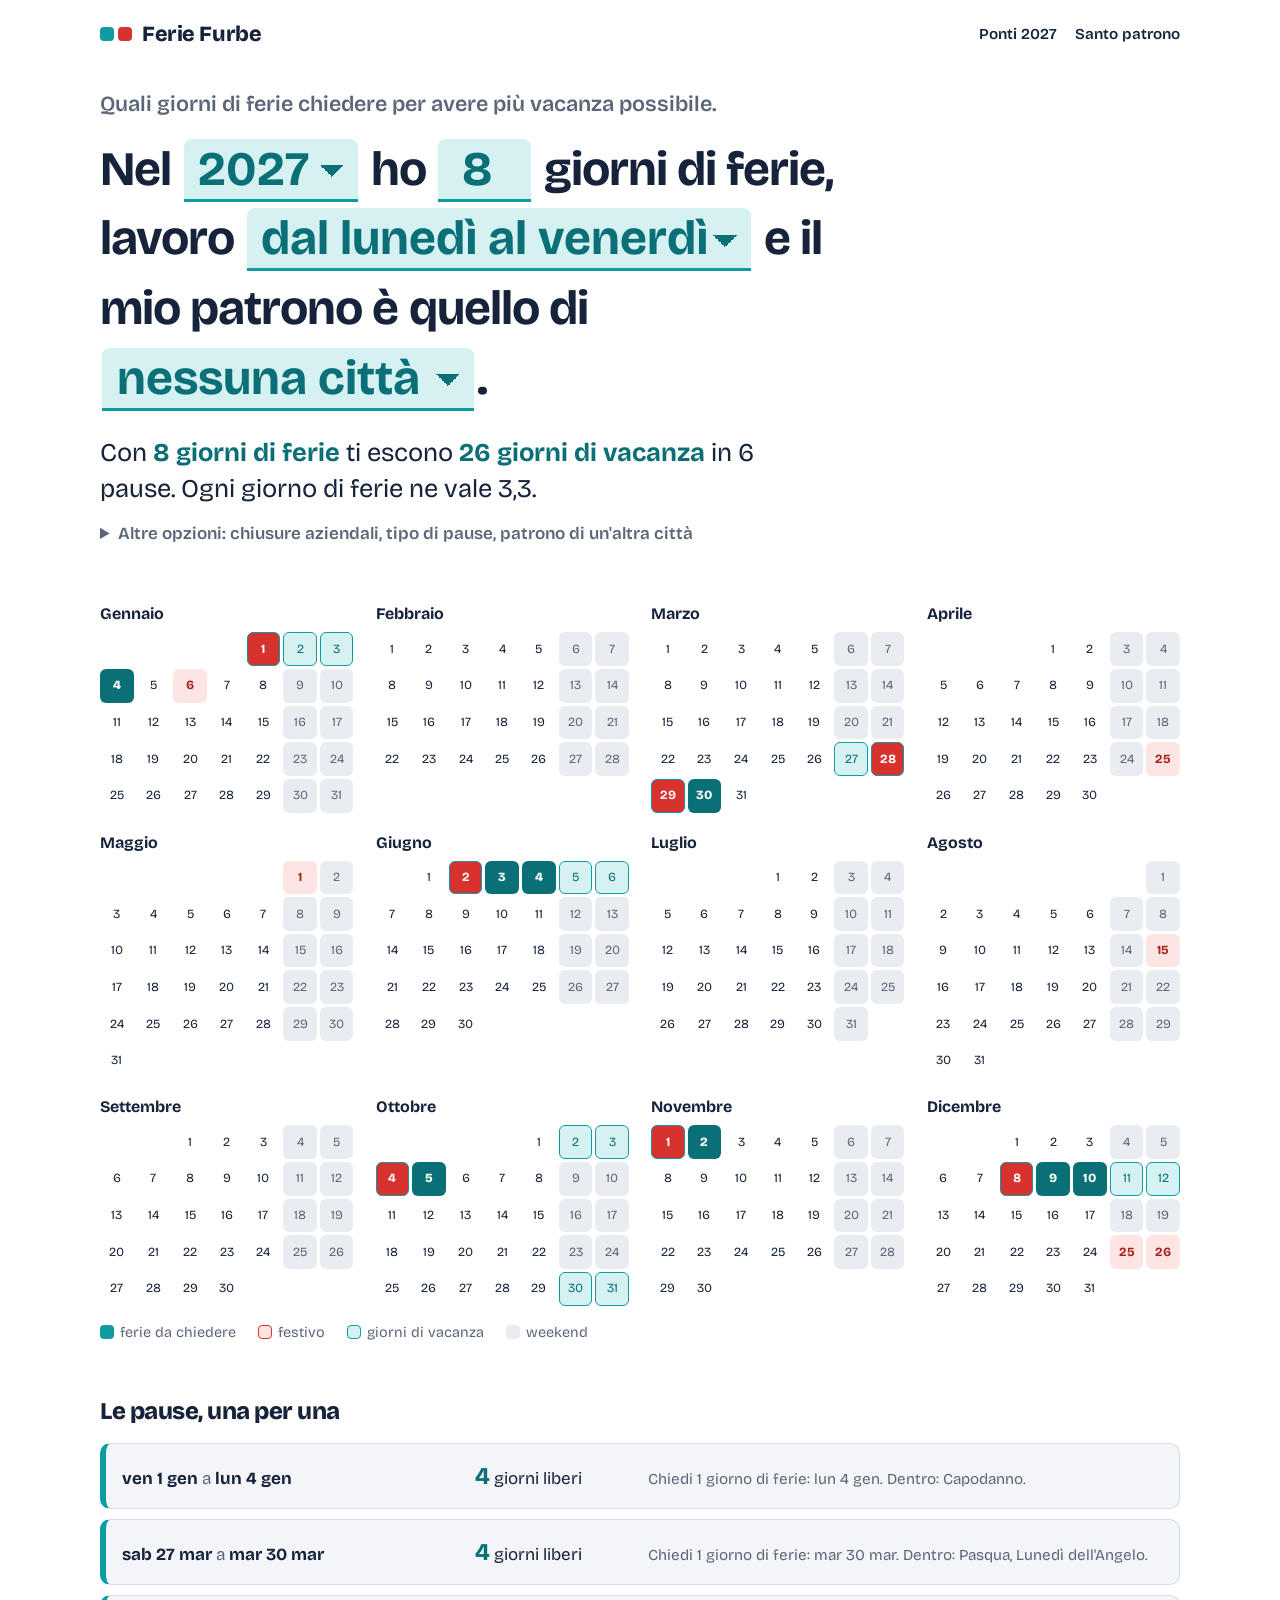
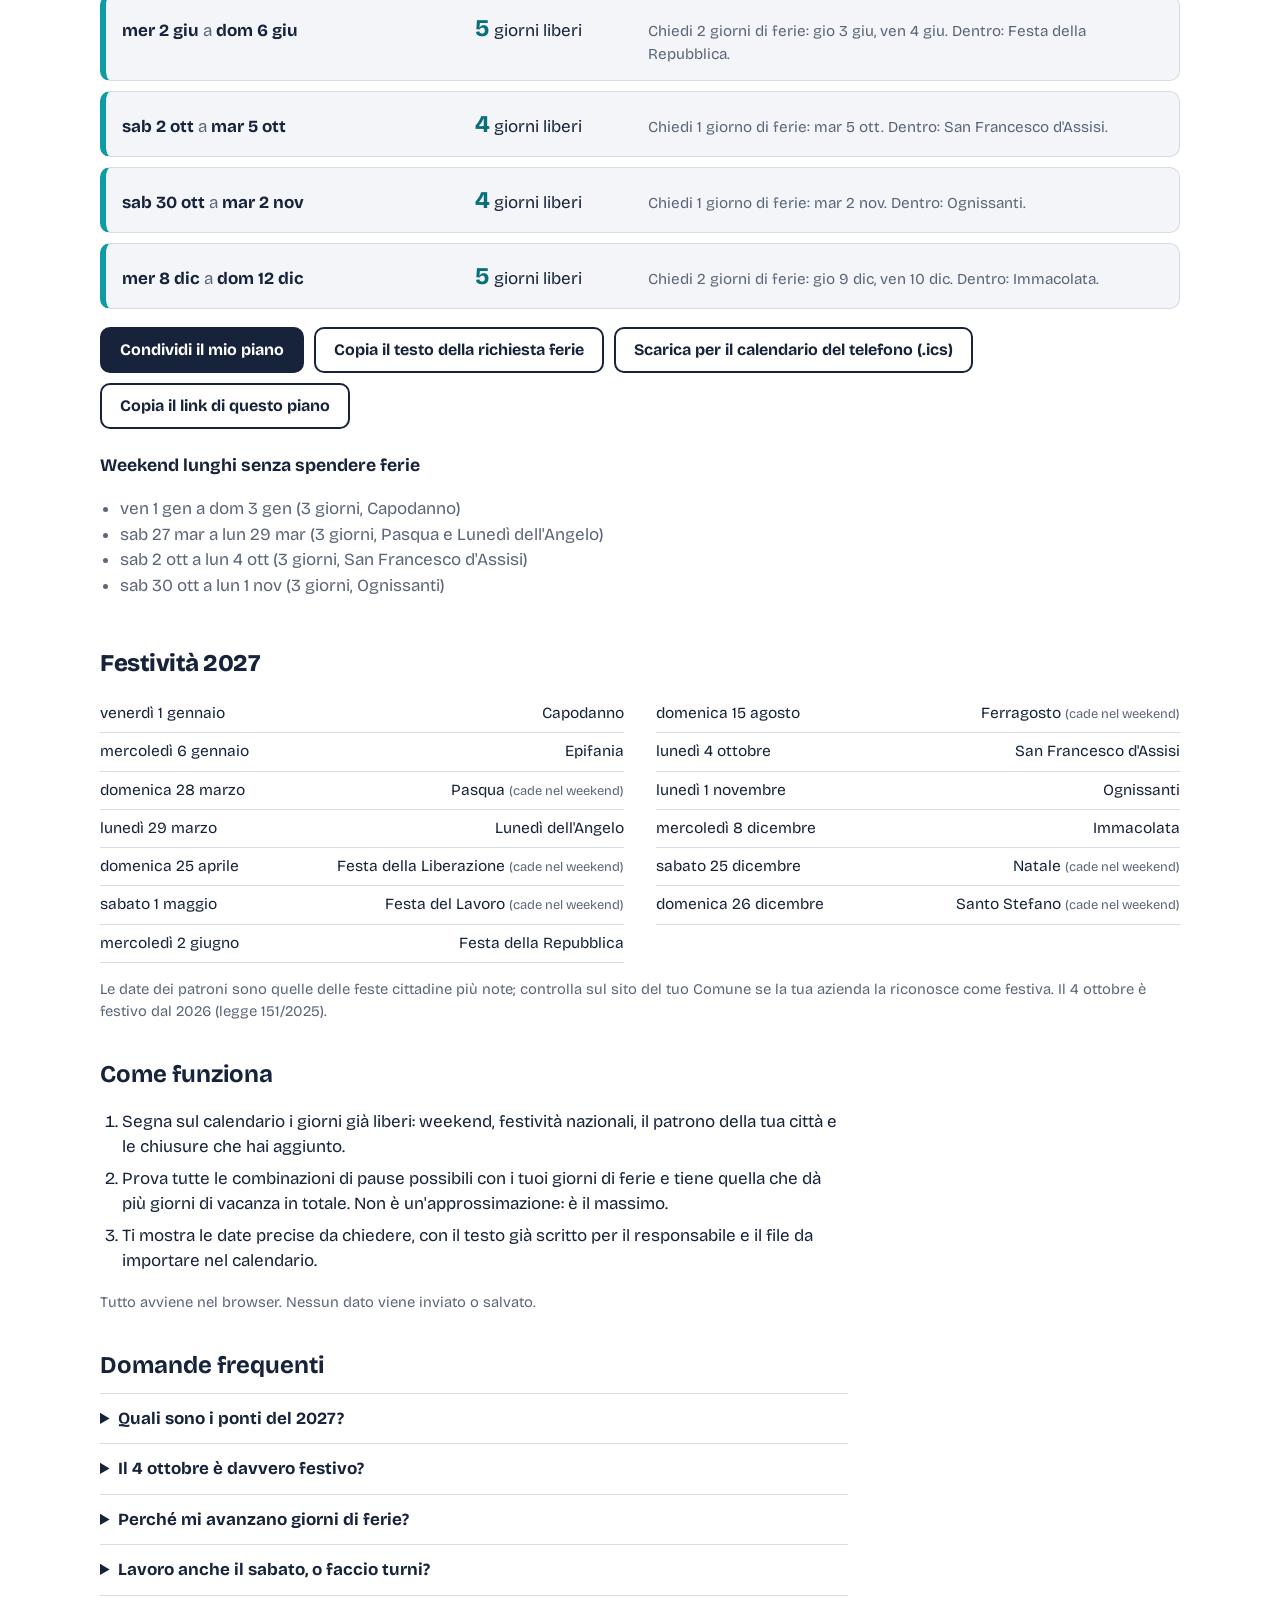
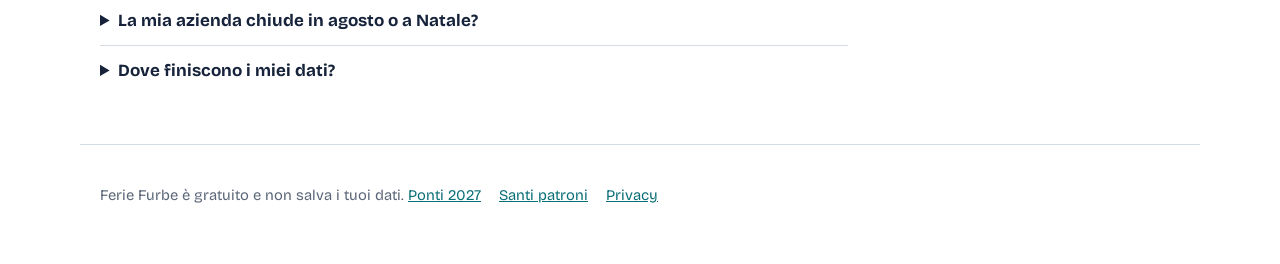
<file: index.html>
<!doctype html>
<html lang="it">
<head>
<meta charset="utf-8">
<meta name="viewport" content="width=device-width, initial-scale=1">
<title>Ponti 2027: calcola quali giorni di ferie chiedere</title>
<meta name="description" content="Scrivi quanti giorni di ferie hai e la tua città: ti dice quali date chiedere nel 2027 per avere il massimo di vacanza. Gratis, senza registrazione.">
<link rel="canonical" href="https://strumentigratisitalia.github.io/ferie-furbe/">
<meta name="theme-color" content="#16233a">
<meta property="og:type" content="website">
<meta property="og:locale" content="it_IT">
<meta property="og:site_name" content="Ferie Furbe">
<meta property="og:title" content="Ponti 2027: quali giorni di ferie chiedere per il massimo di vacanza">
<meta property="og:description" content="Scrivi quanti giorni di ferie hai e la tua città: ti dice quali date chiedere nel 2027 per avere il massimo di vacanza. Gratis, senza registrazione.">
<meta property="og:url" content="https://strumentigratisitalia.github.io/ferie-furbe/">
<meta property="og:image" content="https://strumentigratisitalia.github.io/ferie-furbe/og.png">
<meta name="twitter:card" content="summary_large_image">
<link rel="icon" href="favicon.svg" type="image/svg+xml">
<link rel="preconnect" href="https://fonts.googleapis.com">
<link rel="preconnect" href="https://fonts.gstatic.com" crossorigin>
<link href="https://fonts.googleapis.com/css2?family=Bricolage+Grotesque:opsz,wght@12..96,400..800&display=swap" rel="stylesheet">
<link rel="stylesheet" href="style.css">
<script type="application/ld+json">
{
  "@context": "https://schema.org",
  "@type": "WebApplication",
  "name": "Ferie Furbe",
  "url": "https://strumentigratisitalia.github.io/ferie-furbe/",
  "applicationCategory": "UtilitiesApplication",
  "operatingSystem": "Qualsiasi browser",
  "inLanguage": "it",
  "description": "Calcolatore gratuito dei ponti e del piano ferie ottimale per il 2027 (e 2026, 2028): festività nazionali, santo patrono, settimana lavorativa e chiusure aziendali. Restituisce le date precise da chiedere, un calendario, un file .ics e il testo della richiesta ferie.",
  "offers": { "@type": "Offer", "price": "0", "priceCurrency": "EUR" }
}
</script>
<script type="application/ld+json">
{
  "@context": "https://schema.org",
  "@type": "FAQPage",
  "mainEntity": [
    {"@type": "Question", "name": "Quali sono i ponti del 2027?", "acceptedAnswer": {"@type": "Answer", "text": "Nel 2027 i ponti più convenienti sono: 1-6 gennaio (Capodanno venerdì, Epifania mercoledì: con 2 giorni di ferie si fanno 6 giorni), Pasqua 28 marzo con Pasquetta il 29, 2 giugno mercoledì (2 ferie per 5 giorni), 4 ottobre lunedì (weekend lungo gratis), 1 novembre lunedì (weekend lungo gratis), 8 dicembre mercoledì (2 ferie per 5 giorni). Il 25 aprile e il 15 agosto cadono di domenica, il 1° maggio e Natale di sabato."}},
    {"@type": "Question", "name": "Il 4 ottobre è festivo?", "acceptedAnswer": {"@type": "Answer", "text": "Sì, dal 2026. La legge 8 ottobre 2025 n. 151 ha reintrodotto la festa nazionale di San Francesco d'Assisi. Nel 2027 il 4 ottobre cade di lunedì."}},
    {"@type": "Question", "name": "Come funziona il calcolo?", "acceptedAnswer": {"@type": "Answer", "text": "Il sito considera tutti i giorni dell'anno, segna weekend, festività nazionali, patrono e chiusure aziendali, e con un algoritmo esatto (programmazione dinamica) sceglie l'insieme di pause che dà più giorni di vacanza con i giorni di ferie disponibili."}},
    {"@type": "Question", "name": "I miei dati vengono salvati?", "acceptedAnswer": {"@type": "Answer", "text": "No. Il calcolo avviene nel browser e non c'è nessun server che riceve i dati. Il link che condividi contiene solo i parametri che hai scelto."}}
  ]
}
</script>
<script data-goatcounter="https://strumentigratisitalia.goatcounter.com/count" async src="//gc.zgo.at/count.js"></script>
</head>
<body>
<a class="skip" href="#frase-form">Vai al calcolo</a>

<header class="top">
  <a class="brand" href="./"><i aria-hidden="true"></i>Ferie Furbe</a>
  <nav><a href="ponti-2027/">Ponti 2027</a><a href="santo-patrono/">Santo patrono</a></nav>
</header>

<main>
  <section class="hero">
    <h1>Quali giorni di ferie chiedere per avere più vacanza possibile.</h1>
    <form id="form" novalidate>
      <p class="frase-form" id="frase-form">Nel
        <select id="anno" class="campo" aria-label="Anno"><option>2026</option><option selected>2027</option><option>2028</option></select>
        ho <input id="ferie" class="campo" type="number" inputmode="numeric" min="0" max="60" value="8" aria-label="Giorni di ferie disponibili"> giorni di ferie, lavoro
        <select id="settimana" class="campo" aria-label="Settimana lavorativa"><option value="5">dal lunedì al venerdì</option><option value="6">dal lunedì al sabato</option></select>
        e il mio patrono è quello di <select id="citta" class="campo" aria-label="Città per il santo patrono"><option value="">nessuna città</option></select>.
      </p>

      <p class="risultato" id="frase" aria-live="polite"></p>
      <p id="err" class="err" role="alert" hidden></p>

      <details class="opzioni">
        <summary>Altre opzioni: chiusure aziendali, tipo di pause, patrono di un'altra città</summary>
        <div class="opz-grid">
          <label>Preferisco
            <select id="strategia">
              <option value="mix">Un mix: pause da 4 a 16 giorni</option>
              <option value="brevi">Tanti ponti brevi (3-5 giorni)</option>
              <option value="lunghe">Poche vacanze lunghe (9 giorni o più)</option>
            </select>
          </label>
          <label>Chiusure aziendali o giorni già liberi <small>(es. 24/12, 31/12, 16/8)</small>
            <textarea id="chiusure" placeholder="24/12, 31/12"></textarea>
          </label>
          <label hidden>Data del patrono <small>(giorno/mese)</small>
            <input id="patronoData" placeholder="es. 19/9">
          </label>
          <label class="check"><input type="checkbox" id="pentecoste"> Lunedì di Pentecoste festivo (Alto Adige)</label>
        </div>
      </details>
    </form>
  </section>

  <section id="risultato" aria-labelledby="cal-h">
    <h2 id="cal-h" class="visually-hidden" style="position:absolute;left:-999px">Calendario dell'anno</h2>
    <div class="anno-cal" id="calendario"></div>
    <p class="legenda"><span><i style="background:var(--mare)"></i>ferie da chiedere</span><span><i style="background:var(--rosso-chiaro);border:1px solid var(--rosso)"></i>festivo</span><span><i style="background:var(--mare-chiaro);border:1px solid var(--mare)"></i>giorni di vacanza</span><span><i style="background:var(--libero)"></i>weekend</span></p>
  </section>

  <section class="sezione" aria-labelledby="pause-h">
    <h2 id="pause-h">Le pause, una per una</h2>
    <ol class="pause" id="pause"></ol>
    <div class="azioni" id="azioni" hidden>
      <button type="button" class="btn btn-primario" id="condividi">Condividi il mio piano</button>
      <button type="button" class="btn" id="copiaRichiesta">Copia il testo della richiesta ferie</button>
      <button type="button" class="btn" id="scaricaIcs">Scarica per il calendario del telefono (.ics)</button>
      <button type="button" class="btn" id="copiaLink">Copia il link di questo piano</button>
    </div>
    <div id="gratis-box" hidden>
      <h3 style="margin:24px 0 6px;font-size:1.1rem">Weekend lunghi senza spendere ferie</h3>
      <ul class="gratis" id="gratis"></ul>
    </div>
  </section>

  <section class="sezione" aria-labelledby="festivi-h">
    <h2 id="festivi-h">Festività</h2>
    <ul class="festivi" id="festivi"></ul>
    <p class="hint">Le date dei patroni sono quelle delle feste cittadine più note; controlla sul sito del tuo Comune se la tua azienda la riconosce come festiva. Il 4 ottobre è festivo dal 2026 (legge 151/2025).</p>
  </section>

  <section class="testo" aria-labelledby="how-h">
    <h2 id="how-h">Come funziona</h2>
    <ol>
      <li>Segna sul calendario i giorni già liberi: weekend, festività nazionali, il patrono della tua città e le chiusure che hai aggiunto.</li>
      <li>Prova tutte le combinazioni di pause possibili con i tuoi giorni di ferie e tiene quella che dà più giorni di vacanza in totale. Non è un'approssimazione: è il massimo.</li>
      <li>Ti mostra le date precise da chiedere, con il testo già scritto per il responsabile e il file da importare nel calendario.</li>
    </ol>
    <p class="hint">Tutto avviene nel browser. Nessun dato viene inviato o salvato.</p>
  </section>

  <section class="testo faq" aria-labelledby="faq-h">
    <h2 id="faq-h">Domande frequenti</h2>
    <details><summary>Quali sono i ponti del 2027?</summary><p>I migliori: 1-6 gennaio (Capodanno venerdì ed Epifania mercoledì: con 2 ferie fai 6 giorni), Pasqua il 28 marzo con Pasquetta il 29, 2 giugno mercoledì (2 ferie per 5 giorni), 4 ottobre e 1° novembre di lunedì (weekend lunghi gratis), 8 dicembre mercoledì (2 ferie per 5 giorni). Il 25 aprile e Ferragosto cadono di domenica, il 1° maggio e Natale di sabato. Tutto nella <a href="ponti-2027/">pagina sui ponti 2027</a>.</p></details>
    <details><summary>Il 4 ottobre è davvero festivo?</summary><p>Sì, dal 2026: la legge 8 ottobre 2025 n. 151 ha reintrodotto la festa nazionale di San Francesco. Nel 2027 cade di lunedì.</p></details>
    <details><summary>Perché mi avanzano giorni di ferie?</summary><p>Perché con quelli in più non si otterrebbe nessuna pausa che rientra nel tipo scelto (per esempio pause da almeno 4 giorni). Puoi scegliere "Tanti ponti brevi" per usarli tutti, oppure tenerli per imprevisti.</p></details>
    <details><summary>Lavoro anche il sabato, o faccio turni?</summary><p>Puoi scegliere la settimana dal lunedì al sabato. Per i turni il calcolo non è preciso, perché i riposi cambiano ogni settimana.</p></details>
    <details><summary>La mia azienda chiude in agosto o a Natale?</summary><p>Scrivi quei giorni tra le chiusure aziendali: vengono trattati come già liberi e non ti costano ferie.</p></details>
    <details><summary>Dove finiscono i miei dati?</summary><p>Da nessuna parte. Il calcolo avviene sul tuo telefono o computer. Il link che condividi contiene solo i parametri che hai scelto, non il tuo nome.</p></details>
  </section>
</main>

<footer class="foot">
  <p>Ferie Furbe è gratuito e non salva i tuoi dati. <a href="ponti-2027/">Ponti 2027</a> <a href="santo-patrono/">Santi patroni</a> <a href="privacy/">Privacy</a></p>
</footer>
<p id="toast" class="toast" role="status" hidden></p>

<script src="festivita.js"></script>
<script src="ottimizza.js"></script>
<script src="app.js"></script>
</body>
</html>
</file>
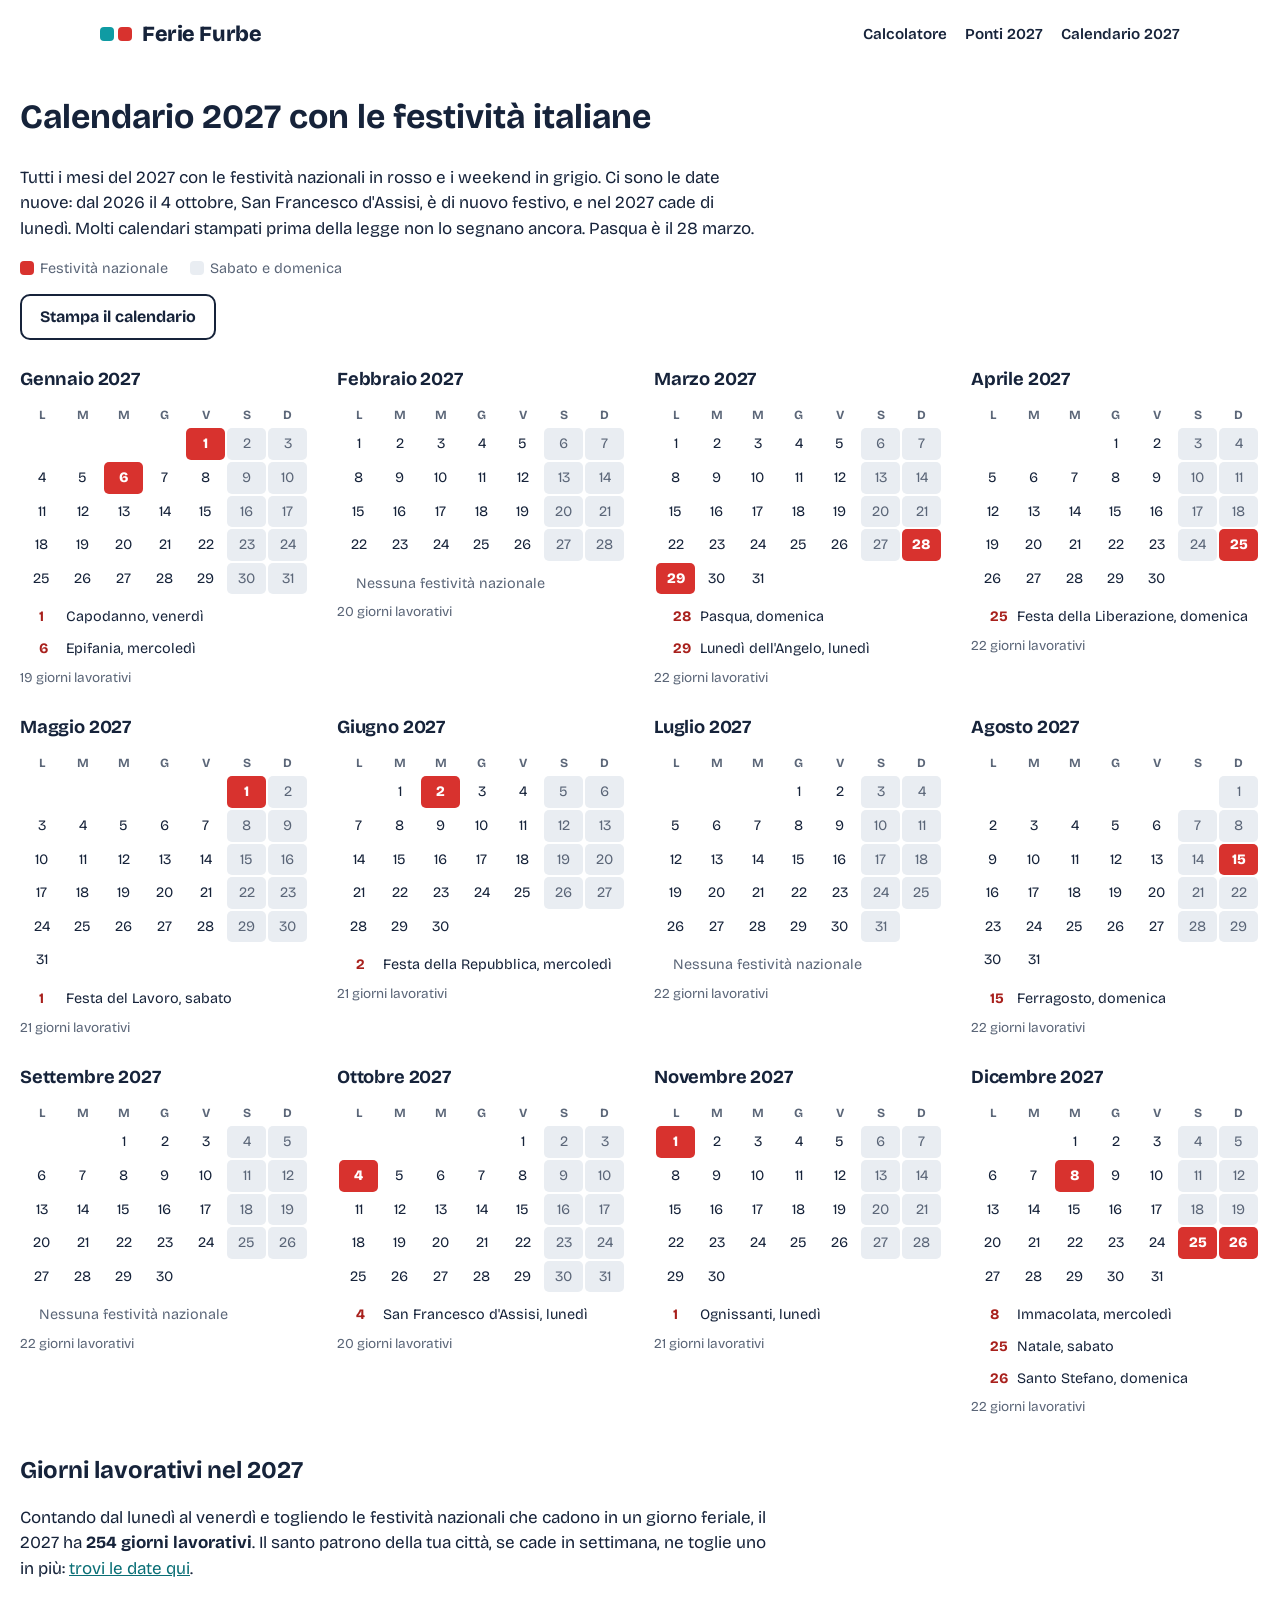
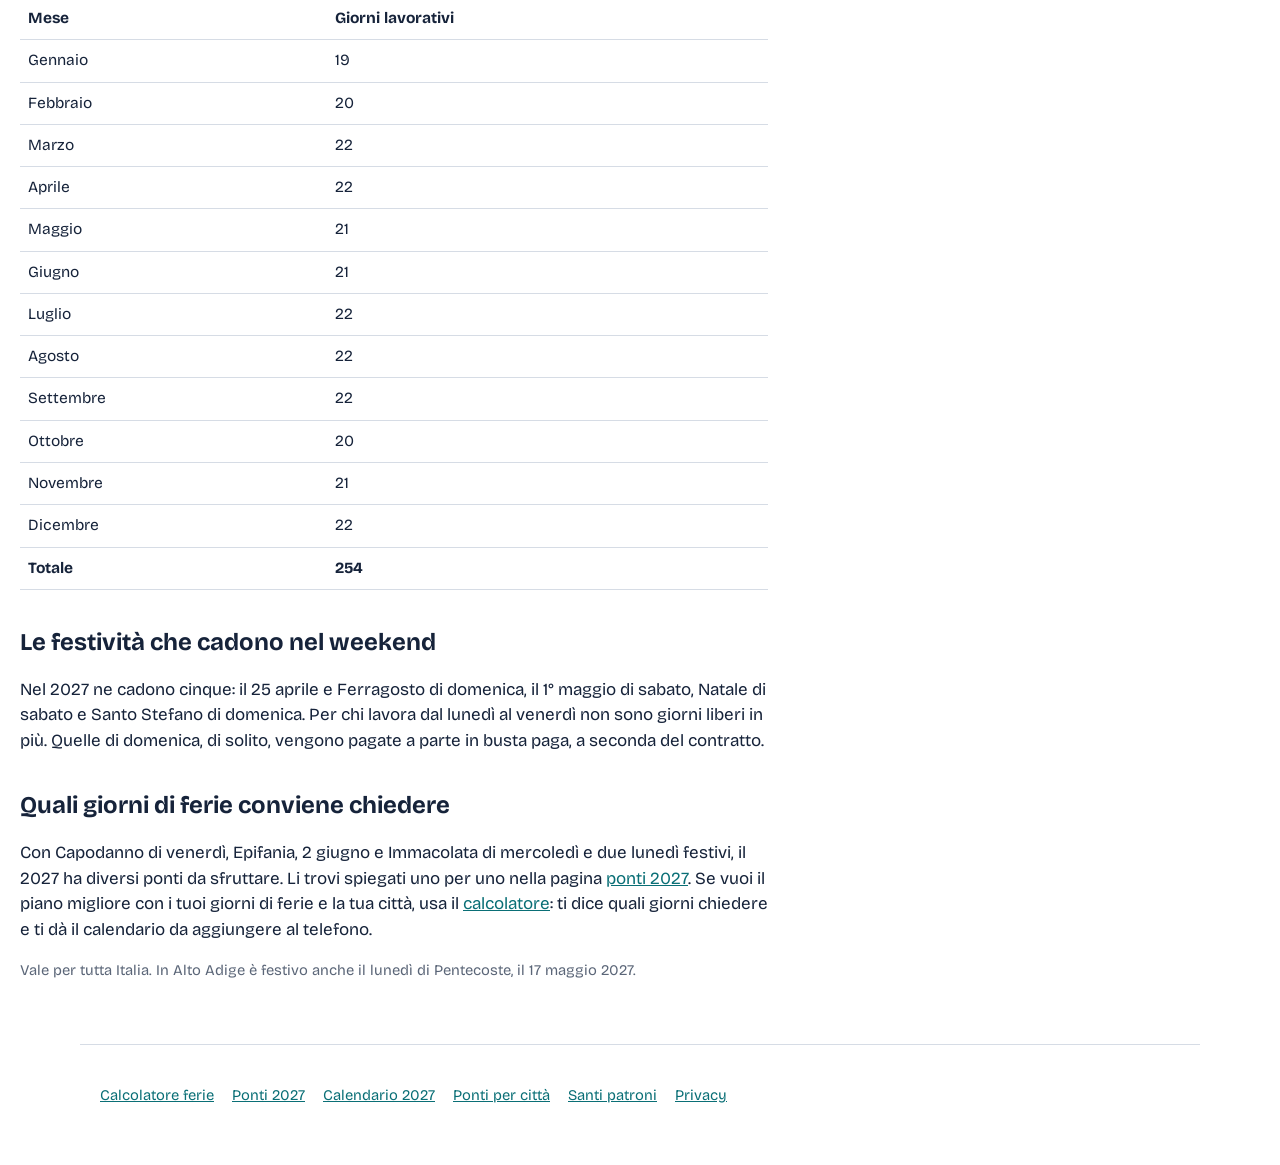
<file: calendario-2027/index.html>
<!doctype html>
<html lang="it">
<head>
<meta charset="utf-8">
<meta name="viewport" content="width=device-width, initial-scale=1">
<title>Calendario 2027 con festività italiane, da stampare</title>
<meta name="description" content="Il calendario 2027 completo con tutte le festività italiane, compreso il nuovo 4 ottobre, e i giorni lavorativi mese per mese. Gratis, da stampare.">
<link rel="canonical" href="https://strumentigratisitalia.github.io/ferie-furbe/calendario-2027/">
<meta property="og:type" content="article">
<meta property="og:locale" content="it_IT">
<meta property="og:site_name" content="Ferie Furbe">
<meta property="og:title" content="Calendario 2027 con le festività italiane">
<meta property="og:description" content="Il calendario 2027 completo con tutte le festività italiane, compreso il nuovo 4 ottobre, e i giorni lavorativi mese per mese. Gratis, da stampare.">
<meta property="og:url" content="https://strumentigratisitalia.github.io/ferie-furbe/calendario-2027/">
<meta property="og:image" content="https://strumentigratisitalia.github.io/ferie-furbe/og.png">
<meta name="twitter:card" content="summary_large_image">
<link rel="icon" href="../favicon.svg" type="image/svg+xml">
<link rel="preconnect" href="https://fonts.googleapis.com">
<link rel="preconnect" href="https://fonts.gstatic.com" crossorigin>
<link href="https://fonts.googleapis.com/css2?family=Bricolage+Grotesque:opsz,wght@12..96,400..800&display=swap" rel="stylesheet">
<link rel="stylesheet" href="../style.css">
<script type="application/ld+json">
{"@context": "https://schema.org", "@graph": [{"@type": "Article", "headline": "Calendario 2027 con le festività italiane", "inLanguage": "it", "datePublished": "2026-10-30", "dateModified": "2026-10-30", "author": {"@type": "Organization", "name": "Ferie Furbe"}, "publisher": {"@type": "Organization", "name": "Ferie Furbe"}, "mainEntityOfPage": "https://strumentigratisitalia.github.io/ferie-furbe/calendario-2027/"}, {"@type": "FAQPage", "mainEntity": [{"@type": "Question", "name": "Quanti giorni lavorativi ci sono nel 2027?", "acceptedAnswer": {"@type": "Answer", "text": "Nel 2027, con la settimana dal lunedì al venerdì, i giorni lavorativi sono 254, senza contare il santo patrono della propria città. Le festività nazionali che cadono in un giorno feriale sono 7."}}, {"@type": "Question", "name": "Il 4 ottobre 2027 è festivo?", "acceptedAnswer": {"@type": "Answer", "text": "Sì. Con la legge 151 del 2025 San Francesco d'Assisi, il 4 ottobre, è tornato festività nazionale dal 2026. Nel 2027 cade di lunedì."}}, {"@type": "Question", "name": "Quando è Pasqua nel 2027?", "acceptedAnswer": {"@type": "Answer", "text": "Pasqua 2027 è domenica 28 marzo e il Lunedì dell'Angelo (Pasquetta) è lunedì 29 marzo."}}]}]}
</script>
<script data-goatcounter="https://strumentigratisitalia.goatcounter.com/count" async src="//gc.zgo.at/count.js"></script>
<style>
.vh { position: absolute; width: 1px; height: 1px; overflow: hidden; clip: rect(0 0 0 0); white-space: nowrap; }
.anno { display: grid; grid-template-columns: repeat(auto-fill, minmax(230px, 1fr)); gap: 26px 28px; margin: 26px 0 10px; }
.cmese h2 { font-size: 1.15rem; margin: 0 0 8px; letter-spacing: -.01em; }
table.cal { border-collapse: separate; border-spacing: 2px; width: 100%; table-layout: fixed; font-size: .9rem; }
.cal th { font-weight: 700; color: var(--ink-2); font-size: .78rem; padding: 2px 0; }
.cal abbr { text-decoration: none; }
.cal td { text-align: center; padding: 5px 0; border-radius: 5px; }
.cal td.sab, .cal td.dom { background: var(--libero); color: var(--ink-2); }
.cal td.fest { background: var(--rosso); color: #fff; font-weight: 800; }
.cfest { list-style: none; padding: 0; margin: 8px 0 0; font-size: .9rem; }
.cfest li { padding: 2px 0; }
.cfest b { display: inline-block; min-width: 1.6em; color: #a8201c; }
.cfest .nessuna { color: var(--ink-2); }
.clav { margin: 4px 0 0; font-size: .85rem; color: var(--ink-2); }
.leg { display: flex; flex-wrap: wrap; gap: 10px 22px; font-size: .9rem; color: var(--ink-2); margin: 10px 0 0; }
.leg i { display: inline-block; width: 14px; height: 14px; border-radius: 4px; vertical-align: -2px; margin-right: 6px; }
.stampa { margin-top: 14px; }
.largo { max-width: none; }
.largo > p, .largo .noprint { max-width: 68ch; }
@media print {
  .top, .foot, .skip, .stampa, .noprint { display: none !important; }
  body { font-size: 10pt; }
  .anno { grid-template-columns: repeat(4, 1fr); gap: 10px 14px; margin: 6px 0; }
  .cal td.fest { -webkit-print-color-adjust: exact; print-color-adjust: exact; }
  .cal td.sab, .cal td.dom { -webkit-print-color-adjust: exact; print-color-adjust: exact; }
  .cmese { break-inside: avoid; }
}
</style>
</head>
<body>
<a class="skip" href="#contenuto">Vai al contenuto</a>
<header class="top">
  <a class="brand" href="../"><i aria-hidden="true"></i>Ferie Furbe</a>
  <nav aria-label="Pagine"><a href="../">Calcolatore</a><a href="../ponti-2027/">Ponti 2027</a><a href="../calendario-2027/">Calendario 2027</a></nav>
</header>
<main id="contenuto" class="testo largo">
  <h1>Calendario 2027 con le festività italiane</h1>
  <p>Tutti i mesi del 2027 con le festività nazionali in rosso e i weekend in grigio. Ci sono le date nuove: dal 2026 il 4 ottobre, San Francesco d'Assisi, è di nuovo festivo, e nel 2027 cade di lunedì. Molti calendari stampati prima della legge non lo segnano ancora. Pasqua è il 28 marzo.</p>
  <p class="leg" aria-hidden="true"><span><i style="background:var(--rosso)"></i>Festività nazionale</span><span><i style="background:var(--libero)"></i>Sabato e domenica</span></p>
  <p class="stampa"><button class="btn" type="button" onclick="window.print()">Stampa il calendario</button></p>
  <div class="anno">
  <section class="cmese" aria-labelledby="m1">
  <h2 id="m1">Gennaio 2027</h2>
  <table class="cal"><thead><tr><th scope="col"><abbr title="lunedì">L</abbr></th><th scope="col"><abbr title="martedì">M</abbr></th><th scope="col"><abbr title="mercoledì">M</abbr></th><th scope="col"><abbr title="giovedì">G</abbr></th><th scope="col"><abbr title="venerdì">V</abbr></th><th scope="col"><abbr title="sabato">S</abbr></th><th scope="col"><abbr title="domenica">D</abbr></th></tr></thead>
  <tbody><tr><td></td><td></td><td></td><td></td><td class="fest">1<span class="vh"> Capodanno</span></td><td class="sab">2</td><td class="dom">3</td></tr><tr><td>4</td><td>5</td><td class="fest">6<span class="vh"> Epifania</span></td><td>7</td><td>8</td><td class="sab">9</td><td class="dom">10</td></tr><tr><td>11</td><td>12</td><td>13</td><td>14</td><td>15</td><td class="sab">16</td><td class="dom">17</td></tr><tr><td>18</td><td>19</td><td>20</td><td>21</td><td>22</td><td class="sab">23</td><td class="dom">24</td></tr><tr><td>25</td><td>26</td><td>27</td><td>28</td><td>29</td><td class="sab">30</td><td class="dom">31</td></tr></tbody></table>
  <ul class="cfest"><li><b>1</b> Capodanno, venerdì</li><li><b>6</b> Epifania, mercoledì</li></ul>
  <p class="clav">19 giorni lavorativi</p>
</section><section class="cmese" aria-labelledby="m2">
  <h2 id="m2">Febbraio 2027</h2>
  <table class="cal"><thead><tr><th scope="col"><abbr title="lunedì">L</abbr></th><th scope="col"><abbr title="martedì">M</abbr></th><th scope="col"><abbr title="mercoledì">M</abbr></th><th scope="col"><abbr title="giovedì">G</abbr></th><th scope="col"><abbr title="venerdì">V</abbr></th><th scope="col"><abbr title="sabato">S</abbr></th><th scope="col"><abbr title="domenica">D</abbr></th></tr></thead>
  <tbody><tr><td>1</td><td>2</td><td>3</td><td>4</td><td>5</td><td class="sab">6</td><td class="dom">7</td></tr><tr><td>8</td><td>9</td><td>10</td><td>11</td><td>12</td><td class="sab">13</td><td class="dom">14</td></tr><tr><td>15</td><td>16</td><td>17</td><td>18</td><td>19</td><td class="sab">20</td><td class="dom">21</td></tr><tr><td>22</td><td>23</td><td>24</td><td>25</td><td>26</td><td class="sab">27</td><td class="dom">28</td></tr></tbody></table>
  <ul class="cfest"><li class="nessuna">Nessuna festività nazionale</li></ul>
  <p class="clav">20 giorni lavorativi</p>
</section><section class="cmese" aria-labelledby="m3">
  <h2 id="m3">Marzo 2027</h2>
  <table class="cal"><thead><tr><th scope="col"><abbr title="lunedì">L</abbr></th><th scope="col"><abbr title="martedì">M</abbr></th><th scope="col"><abbr title="mercoledì">M</abbr></th><th scope="col"><abbr title="giovedì">G</abbr></th><th scope="col"><abbr title="venerdì">V</abbr></th><th scope="col"><abbr title="sabato">S</abbr></th><th scope="col"><abbr title="domenica">D</abbr></th></tr></thead>
  <tbody><tr><td>1</td><td>2</td><td>3</td><td>4</td><td>5</td><td class="sab">6</td><td class="dom">7</td></tr><tr><td>8</td><td>9</td><td>10</td><td>11</td><td>12</td><td class="sab">13</td><td class="dom">14</td></tr><tr><td>15</td><td>16</td><td>17</td><td>18</td><td>19</td><td class="sab">20</td><td class="dom">21</td></tr><tr><td>22</td><td>23</td><td>24</td><td>25</td><td>26</td><td class="sab">27</td><td class="fest">28<span class="vh"> Pasqua</span></td></tr><tr><td class="fest">29<span class="vh"> Lunedì dell&#x27;Angelo</span></td><td>30</td><td>31</td><td></td><td></td><td></td><td></td></tr></tbody></table>
  <ul class="cfest"><li><b>28</b> Pasqua, domenica</li><li><b>29</b> Lunedì dell&#x27;Angelo, lunedì</li></ul>
  <p class="clav">22 giorni lavorativi</p>
</section><section class="cmese" aria-labelledby="m4">
  <h2 id="m4">Aprile 2027</h2>
  <table class="cal"><thead><tr><th scope="col"><abbr title="lunedì">L</abbr></th><th scope="col"><abbr title="martedì">M</abbr></th><th scope="col"><abbr title="mercoledì">M</abbr></th><th scope="col"><abbr title="giovedì">G</abbr></th><th scope="col"><abbr title="venerdì">V</abbr></th><th scope="col"><abbr title="sabato">S</abbr></th><th scope="col"><abbr title="domenica">D</abbr></th></tr></thead>
  <tbody><tr><td></td><td></td><td></td><td>1</td><td>2</td><td class="sab">3</td><td class="dom">4</td></tr><tr><td>5</td><td>6</td><td>7</td><td>8</td><td>9</td><td class="sab">10</td><td class="dom">11</td></tr><tr><td>12</td><td>13</td><td>14</td><td>15</td><td>16</td><td class="sab">17</td><td class="dom">18</td></tr><tr><td>19</td><td>20</td><td>21</td><td>22</td><td>23</td><td class="sab">24</td><td class="fest">25<span class="vh"> Festa della Liberazione</span></td></tr><tr><td>26</td><td>27</td><td>28</td><td>29</td><td>30</td><td></td><td></td></tr></tbody></table>
  <ul class="cfest"><li><b>25</b> Festa della Liberazione, domenica</li></ul>
  <p class="clav">22 giorni lavorativi</p>
</section><section class="cmese" aria-labelledby="m5">
  <h2 id="m5">Maggio 2027</h2>
  <table class="cal"><thead><tr><th scope="col"><abbr title="lunedì">L</abbr></th><th scope="col"><abbr title="martedì">M</abbr></th><th scope="col"><abbr title="mercoledì">M</abbr></th><th scope="col"><abbr title="giovedì">G</abbr></th><th scope="col"><abbr title="venerdì">V</abbr></th><th scope="col"><abbr title="sabato">S</abbr></th><th scope="col"><abbr title="domenica">D</abbr></th></tr></thead>
  <tbody><tr><td></td><td></td><td></td><td></td><td></td><td class="fest">1<span class="vh"> Festa del Lavoro</span></td><td class="dom">2</td></tr><tr><td>3</td><td>4</td><td>5</td><td>6</td><td>7</td><td class="sab">8</td><td class="dom">9</td></tr><tr><td>10</td><td>11</td><td>12</td><td>13</td><td>14</td><td class="sab">15</td><td class="dom">16</td></tr><tr><td>17</td><td>18</td><td>19</td><td>20</td><td>21</td><td class="sab">22</td><td class="dom">23</td></tr><tr><td>24</td><td>25</td><td>26</td><td>27</td><td>28</td><td class="sab">29</td><td class="dom">30</td></tr><tr><td>31</td><td></td><td></td><td></td><td></td><td></td><td></td></tr></tbody></table>
  <ul class="cfest"><li><b>1</b> Festa del Lavoro, sabato</li></ul>
  <p class="clav">21 giorni lavorativi</p>
</section><section class="cmese" aria-labelledby="m6">
  <h2 id="m6">Giugno 2027</h2>
  <table class="cal"><thead><tr><th scope="col"><abbr title="lunedì">L</abbr></th><th scope="col"><abbr title="martedì">M</abbr></th><th scope="col"><abbr title="mercoledì">M</abbr></th><th scope="col"><abbr title="giovedì">G</abbr></th><th scope="col"><abbr title="venerdì">V</abbr></th><th scope="col"><abbr title="sabato">S</abbr></th><th scope="col"><abbr title="domenica">D</abbr></th></tr></thead>
  <tbody><tr><td></td><td>1</td><td class="fest">2<span class="vh"> Festa della Repubblica</span></td><td>3</td><td>4</td><td class="sab">5</td><td class="dom">6</td></tr><tr><td>7</td><td>8</td><td>9</td><td>10</td><td>11</td><td class="sab">12</td><td class="dom">13</td></tr><tr><td>14</td><td>15</td><td>16</td><td>17</td><td>18</td><td class="sab">19</td><td class="dom">20</td></tr><tr><td>21</td><td>22</td><td>23</td><td>24</td><td>25</td><td class="sab">26</td><td class="dom">27</td></tr><tr><td>28</td><td>29</td><td>30</td><td></td><td></td><td></td><td></td></tr></tbody></table>
  <ul class="cfest"><li><b>2</b> Festa della Repubblica, mercoledì</li></ul>
  <p class="clav">21 giorni lavorativi</p>
</section><section class="cmese" aria-labelledby="m7">
  <h2 id="m7">Luglio 2027</h2>
  <table class="cal"><thead><tr><th scope="col"><abbr title="lunedì">L</abbr></th><th scope="col"><abbr title="martedì">M</abbr></th><th scope="col"><abbr title="mercoledì">M</abbr></th><th scope="col"><abbr title="giovedì">G</abbr></th><th scope="col"><abbr title="venerdì">V</abbr></th><th scope="col"><abbr title="sabato">S</abbr></th><th scope="col"><abbr title="domenica">D</abbr></th></tr></thead>
  <tbody><tr><td></td><td></td><td></td><td>1</td><td>2</td><td class="sab">3</td><td class="dom">4</td></tr><tr><td>5</td><td>6</td><td>7</td><td>8</td><td>9</td><td class="sab">10</td><td class="dom">11</td></tr><tr><td>12</td><td>13</td><td>14</td><td>15</td><td>16</td><td class="sab">17</td><td class="dom">18</td></tr><tr><td>19</td><td>20</td><td>21</td><td>22</td><td>23</td><td class="sab">24</td><td class="dom">25</td></tr><tr><td>26</td><td>27</td><td>28</td><td>29</td><td>30</td><td class="sab">31</td><td></td></tr></tbody></table>
  <ul class="cfest"><li class="nessuna">Nessuna festività nazionale</li></ul>
  <p class="clav">22 giorni lavorativi</p>
</section><section class="cmese" aria-labelledby="m8">
  <h2 id="m8">Agosto 2027</h2>
  <table class="cal"><thead><tr><th scope="col"><abbr title="lunedì">L</abbr></th><th scope="col"><abbr title="martedì">M</abbr></th><th scope="col"><abbr title="mercoledì">M</abbr></th><th scope="col"><abbr title="giovedì">G</abbr></th><th scope="col"><abbr title="venerdì">V</abbr></th><th scope="col"><abbr title="sabato">S</abbr></th><th scope="col"><abbr title="domenica">D</abbr></th></tr></thead>
  <tbody><tr><td></td><td></td><td></td><td></td><td></td><td></td><td class="dom">1</td></tr><tr><td>2</td><td>3</td><td>4</td><td>5</td><td>6</td><td class="sab">7</td><td class="dom">8</td></tr><tr><td>9</td><td>10</td><td>11</td><td>12</td><td>13</td><td class="sab">14</td><td class="fest">15<span class="vh"> Ferragosto</span></td></tr><tr><td>16</td><td>17</td><td>18</td><td>19</td><td>20</td><td class="sab">21</td><td class="dom">22</td></tr><tr><td>23</td><td>24</td><td>25</td><td>26</td><td>27</td><td class="sab">28</td><td class="dom">29</td></tr><tr><td>30</td><td>31</td><td></td><td></td><td></td><td></td><td></td></tr></tbody></table>
  <ul class="cfest"><li><b>15</b> Ferragosto, domenica</li></ul>
  <p class="clav">22 giorni lavorativi</p>
</section><section class="cmese" aria-labelledby="m9">
  <h2 id="m9">Settembre 2027</h2>
  <table class="cal"><thead><tr><th scope="col"><abbr title="lunedì">L</abbr></th><th scope="col"><abbr title="martedì">M</abbr></th><th scope="col"><abbr title="mercoledì">M</abbr></th><th scope="col"><abbr title="giovedì">G</abbr></th><th scope="col"><abbr title="venerdì">V</abbr></th><th scope="col"><abbr title="sabato">S</abbr></th><th scope="col"><abbr title="domenica">D</abbr></th></tr></thead>
  <tbody><tr><td></td><td></td><td>1</td><td>2</td><td>3</td><td class="sab">4</td><td class="dom">5</td></tr><tr><td>6</td><td>7</td><td>8</td><td>9</td><td>10</td><td class="sab">11</td><td class="dom">12</td></tr><tr><td>13</td><td>14</td><td>15</td><td>16</td><td>17</td><td class="sab">18</td><td class="dom">19</td></tr><tr><td>20</td><td>21</td><td>22</td><td>23</td><td>24</td><td class="sab">25</td><td class="dom">26</td></tr><tr><td>27</td><td>28</td><td>29</td><td>30</td><td></td><td></td><td></td></tr></tbody></table>
  <ul class="cfest"><li class="nessuna">Nessuna festività nazionale</li></ul>
  <p class="clav">22 giorni lavorativi</p>
</section><section class="cmese" aria-labelledby="m10">
  <h2 id="m10">Ottobre 2027</h2>
  <table class="cal"><thead><tr><th scope="col"><abbr title="lunedì">L</abbr></th><th scope="col"><abbr title="martedì">M</abbr></th><th scope="col"><abbr title="mercoledì">M</abbr></th><th scope="col"><abbr title="giovedì">G</abbr></th><th scope="col"><abbr title="venerdì">V</abbr></th><th scope="col"><abbr title="sabato">S</abbr></th><th scope="col"><abbr title="domenica">D</abbr></th></tr></thead>
  <tbody><tr><td></td><td></td><td></td><td></td><td>1</td><td class="sab">2</td><td class="dom">3</td></tr><tr><td class="fest">4<span class="vh"> San Francesco d&#x27;Assisi</span></td><td>5</td><td>6</td><td>7</td><td>8</td><td class="sab">9</td><td class="dom">10</td></tr><tr><td>11</td><td>12</td><td>13</td><td>14</td><td>15</td><td class="sab">16</td><td class="dom">17</td></tr><tr><td>18</td><td>19</td><td>20</td><td>21</td><td>22</td><td class="sab">23</td><td class="dom">24</td></tr><tr><td>25</td><td>26</td><td>27</td><td>28</td><td>29</td><td class="sab">30</td><td class="dom">31</td></tr></tbody></table>
  <ul class="cfest"><li><b>4</b> San Francesco d&#x27;Assisi, lunedì</li></ul>
  <p class="clav">20 giorni lavorativi</p>
</section><section class="cmese" aria-labelledby="m11">
  <h2 id="m11">Novembre 2027</h2>
  <table class="cal"><thead><tr><th scope="col"><abbr title="lunedì">L</abbr></th><th scope="col"><abbr title="martedì">M</abbr></th><th scope="col"><abbr title="mercoledì">M</abbr></th><th scope="col"><abbr title="giovedì">G</abbr></th><th scope="col"><abbr title="venerdì">V</abbr></th><th scope="col"><abbr title="sabato">S</abbr></th><th scope="col"><abbr title="domenica">D</abbr></th></tr></thead>
  <tbody><tr><td class="fest">1<span class="vh"> Ognissanti</span></td><td>2</td><td>3</td><td>4</td><td>5</td><td class="sab">6</td><td class="dom">7</td></tr><tr><td>8</td><td>9</td><td>10</td><td>11</td><td>12</td><td class="sab">13</td><td class="dom">14</td></tr><tr><td>15</td><td>16</td><td>17</td><td>18</td><td>19</td><td class="sab">20</td><td class="dom">21</td></tr><tr><td>22</td><td>23</td><td>24</td><td>25</td><td>26</td><td class="sab">27</td><td class="dom">28</td></tr><tr><td>29</td><td>30</td><td></td><td></td><td></td><td></td><td></td></tr></tbody></table>
  <ul class="cfest"><li><b>1</b> Ognissanti, lunedì</li></ul>
  <p class="clav">21 giorni lavorativi</p>
</section><section class="cmese" aria-labelledby="m12">
  <h2 id="m12">Dicembre 2027</h2>
  <table class="cal"><thead><tr><th scope="col"><abbr title="lunedì">L</abbr></th><th scope="col"><abbr title="martedì">M</abbr></th><th scope="col"><abbr title="mercoledì">M</abbr></th><th scope="col"><abbr title="giovedì">G</abbr></th><th scope="col"><abbr title="venerdì">V</abbr></th><th scope="col"><abbr title="sabato">S</abbr></th><th scope="col"><abbr title="domenica">D</abbr></th></tr></thead>
  <tbody><tr><td></td><td></td><td>1</td><td>2</td><td>3</td><td class="sab">4</td><td class="dom">5</td></tr><tr><td>6</td><td>7</td><td class="fest">8<span class="vh"> Immacolata</span></td><td>9</td><td>10</td><td class="sab">11</td><td class="dom">12</td></tr><tr><td>13</td><td>14</td><td>15</td><td>16</td><td>17</td><td class="sab">18</td><td class="dom">19</td></tr><tr><td>20</td><td>21</td><td>22</td><td>23</td><td>24</td><td class="fest">25<span class="vh"> Natale</span></td><td class="fest">26<span class="vh"> Santo Stefano</span></td></tr><tr><td>27</td><td>28</td><td>29</td><td>30</td><td>31</td><td></td><td></td></tr></tbody></table>
  <ul class="cfest"><li><b>8</b> Immacolata, mercoledì</li><li><b>25</b> Natale, sabato</li><li><b>26</b> Santo Stefano, domenica</li></ul>
  <p class="clav">22 giorni lavorativi</p>
</section>
  </div>
  <div class="noprint">

  <h2>Giorni lavorativi nel 2027</h2>
  <p>Contando dal lunedì al venerdì e togliendo le festività nazionali che cadono in un giorno feriale, il 2027 ha <b>254 giorni lavorativi</b>. Il santo patrono della tua città, se cade in settimana, ne toglie uno in più: <a href="../santo-patrono/">trovi le date qui</a>.</p>
  <div class="scorri"><table class="tab"><thead><tr><th scope="col">Mese</th><th scope="col">Giorni lavorativi</th></tr></thead><tbody><tr><td>Gennaio</td><td>19</td></tr><tr><td>Febbraio</td><td>20</td></tr><tr><td>Marzo</td><td>22</td></tr><tr><td>Aprile</td><td>22</td></tr><tr><td>Maggio</td><td>21</td></tr><tr><td>Giugno</td><td>21</td></tr><tr><td>Luglio</td><td>22</td></tr><tr><td>Agosto</td><td>22</td></tr><tr><td>Settembre</td><td>22</td></tr><tr><td>Ottobre</td><td>20</td></tr><tr><td>Novembre</td><td>21</td></tr><tr><td>Dicembre</td><td>22</td></tr><tr><th scope="row">Totale</th><td><b>254</b></td></tr></tbody></table></div>

  <h2>Le festività che cadono nel weekend</h2>
  <p>Nel 2027 ne cadono cinque: il 25 aprile e Ferragosto di domenica, il 1° maggio di sabato, Natale di sabato e Santo Stefano di domenica. Per chi lavora dal lunedì al venerdì non sono giorni liberi in più. Quelle di domenica, di solito, vengono pagate a parte in busta paga, a seconda del contratto.</p>

  <h2>Quali giorni di ferie conviene chiedere</h2>
  <p>Con Capodanno di venerdì, Epifania, 2 giugno e Immacolata di mercoledì e due lunedì festivi, il 2027 ha diversi ponti da sfruttare. Li trovi spiegati uno per uno nella pagina <a href="../ponti-2027/">ponti 2027</a>. Se vuoi il piano migliore con i tuoi giorni di ferie e la tua città, usa il <a href="../">calcolatore</a>: ti dice quali giorni chiedere e ti dà il calendario da aggiungere al telefono.</p>
  <p class="hint">Vale per tutta Italia. In Alto Adige è festivo anche il lunedì di Pentecoste, il 17 maggio 2027.</p>
  </div>
</main>
<footer class="foot"><p><a href="../">Calcolatore ferie</a> <a href="../ponti-2027/">Ponti 2027</a> <a href="../calendario-2027/">Calendario 2027</a> <a href="../ponti-2027-citta/">Ponti per città</a> <a href="../santo-patrono/">Santi patroni</a> <a href="../privacy/">Privacy</a></p></footer>
</body>
</html>
</file>
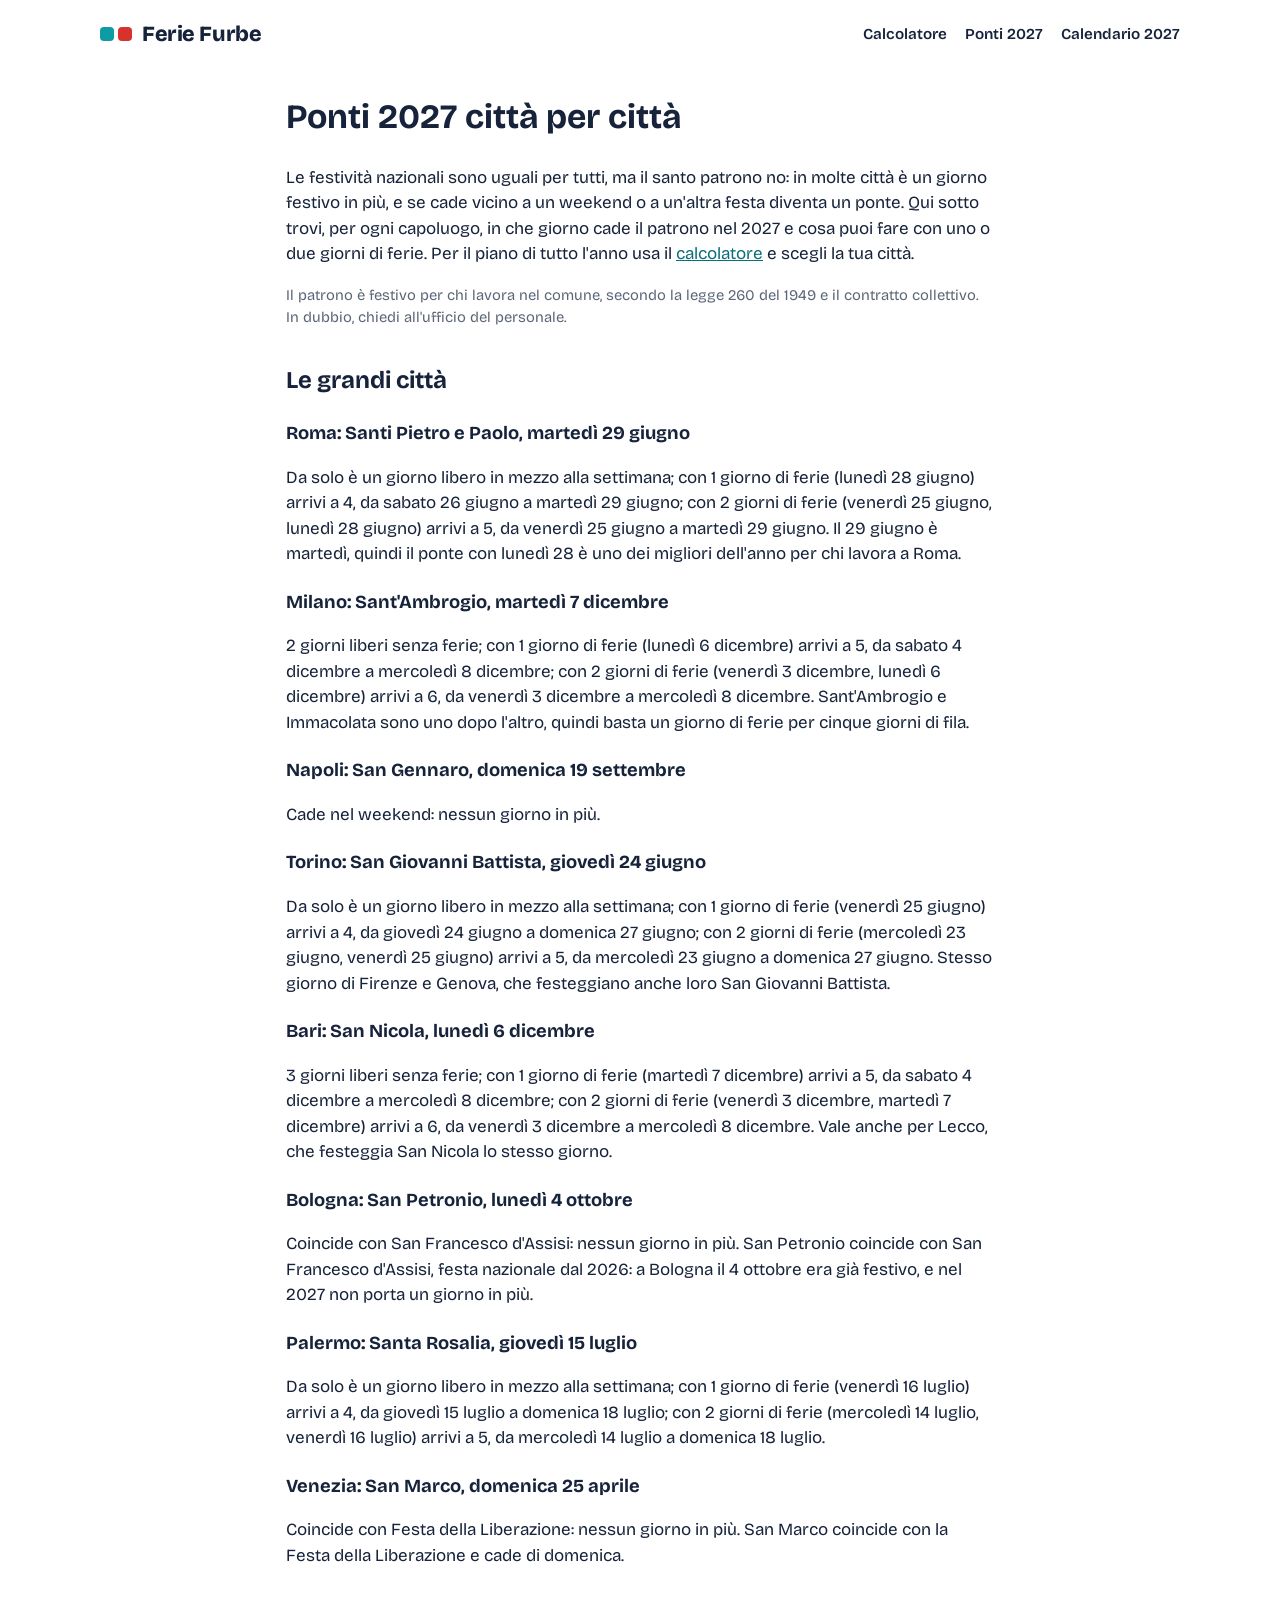
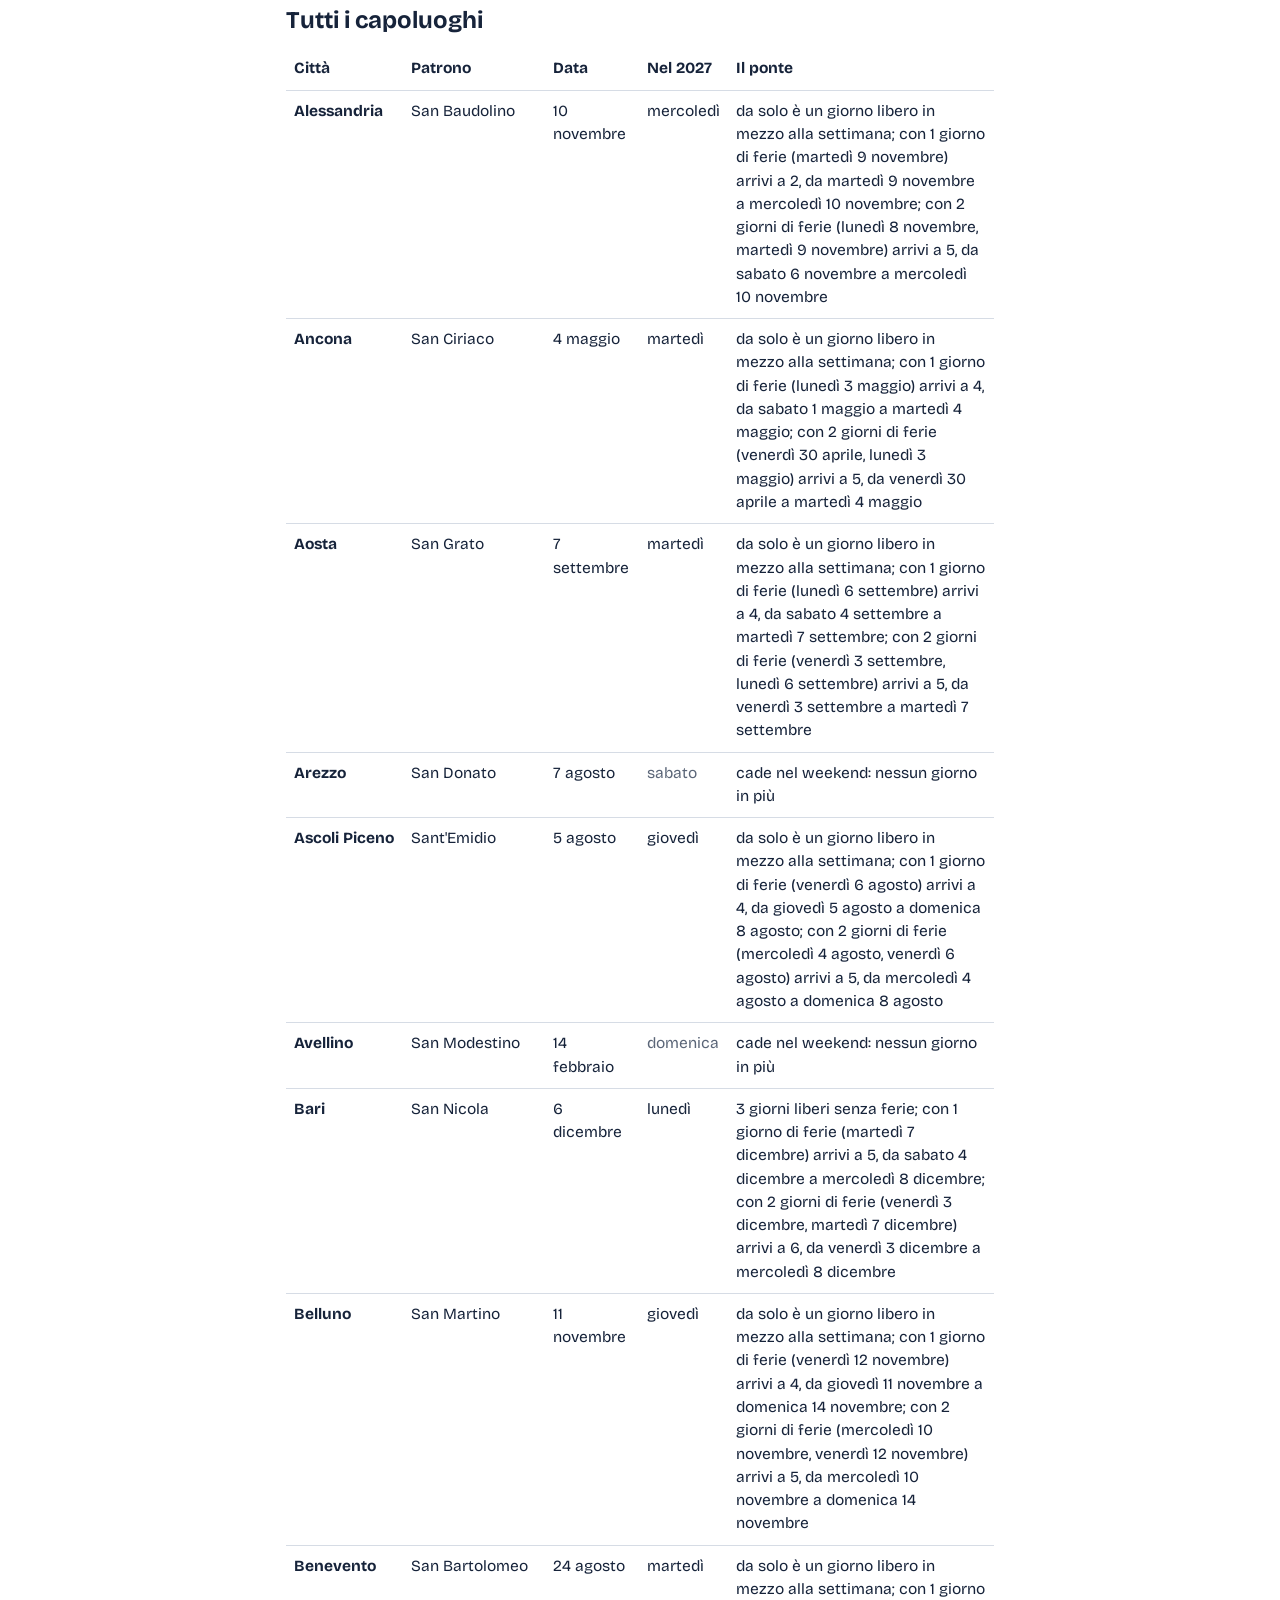
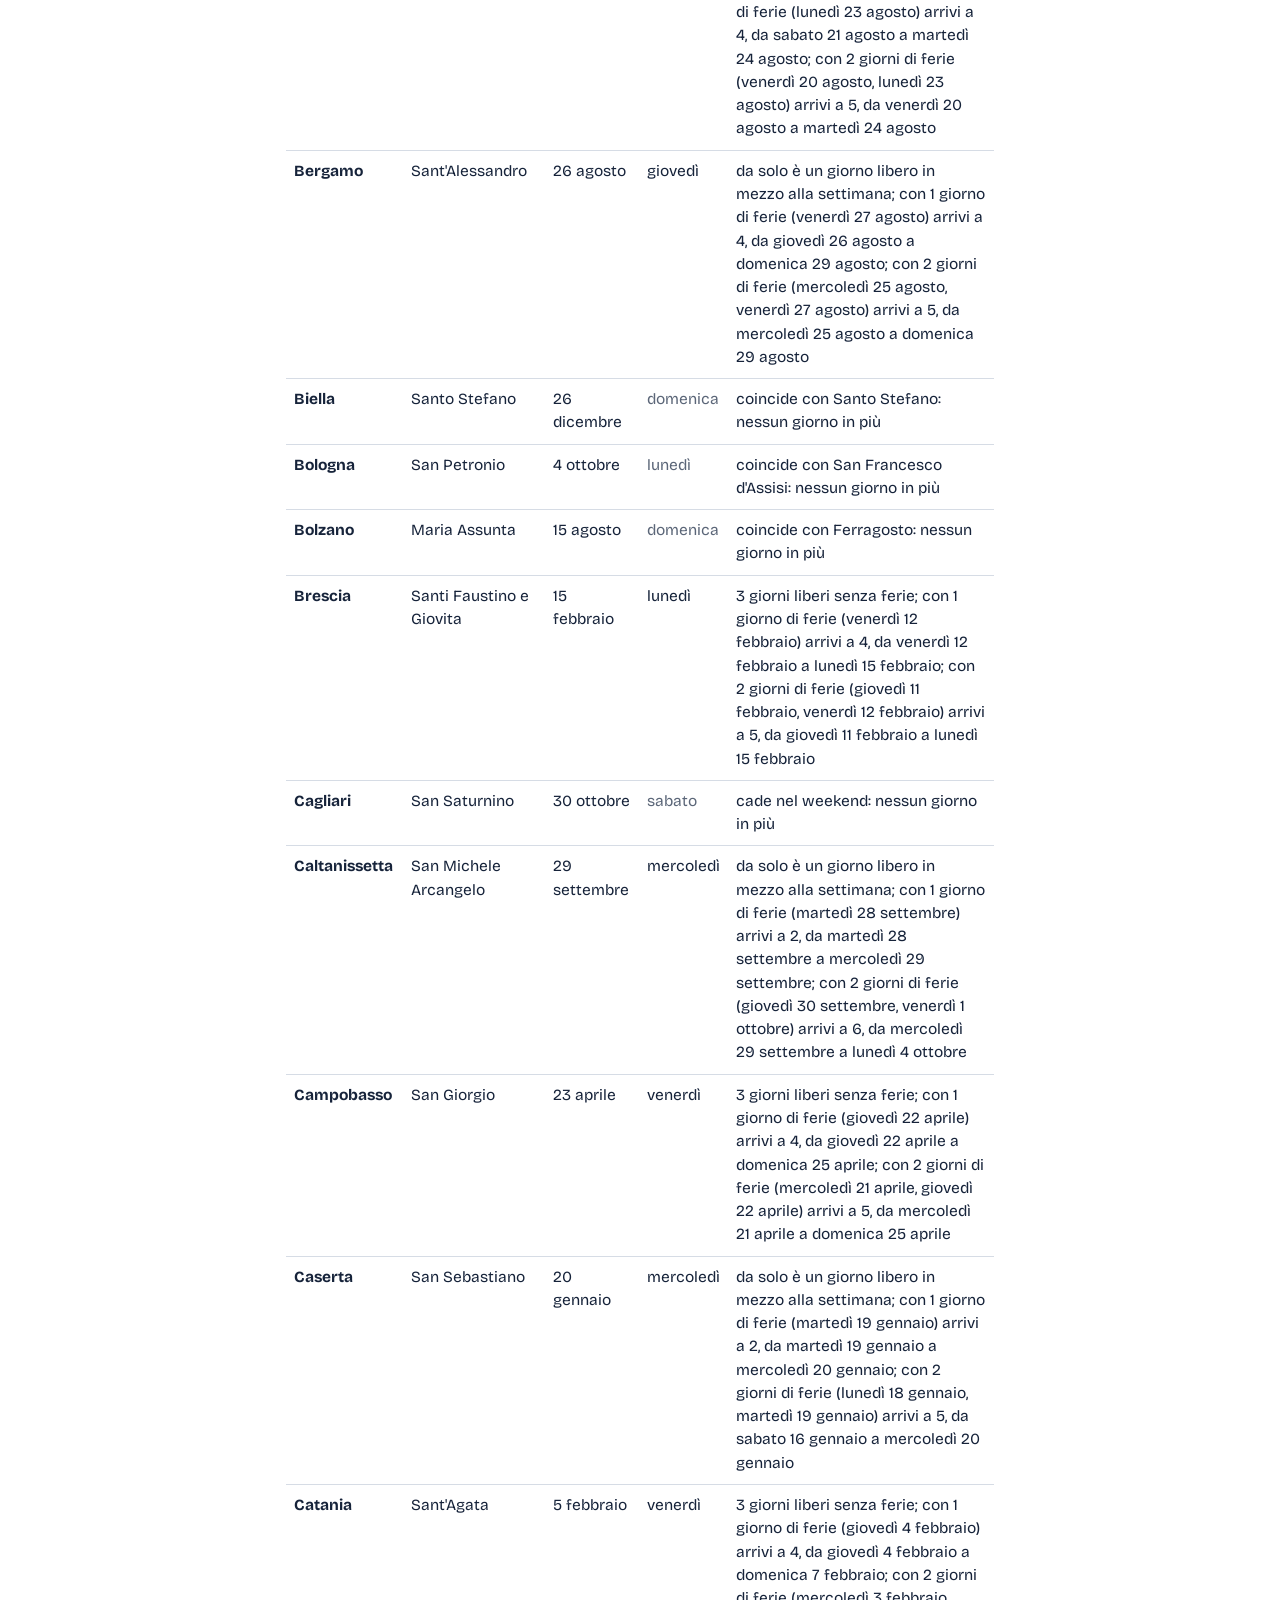
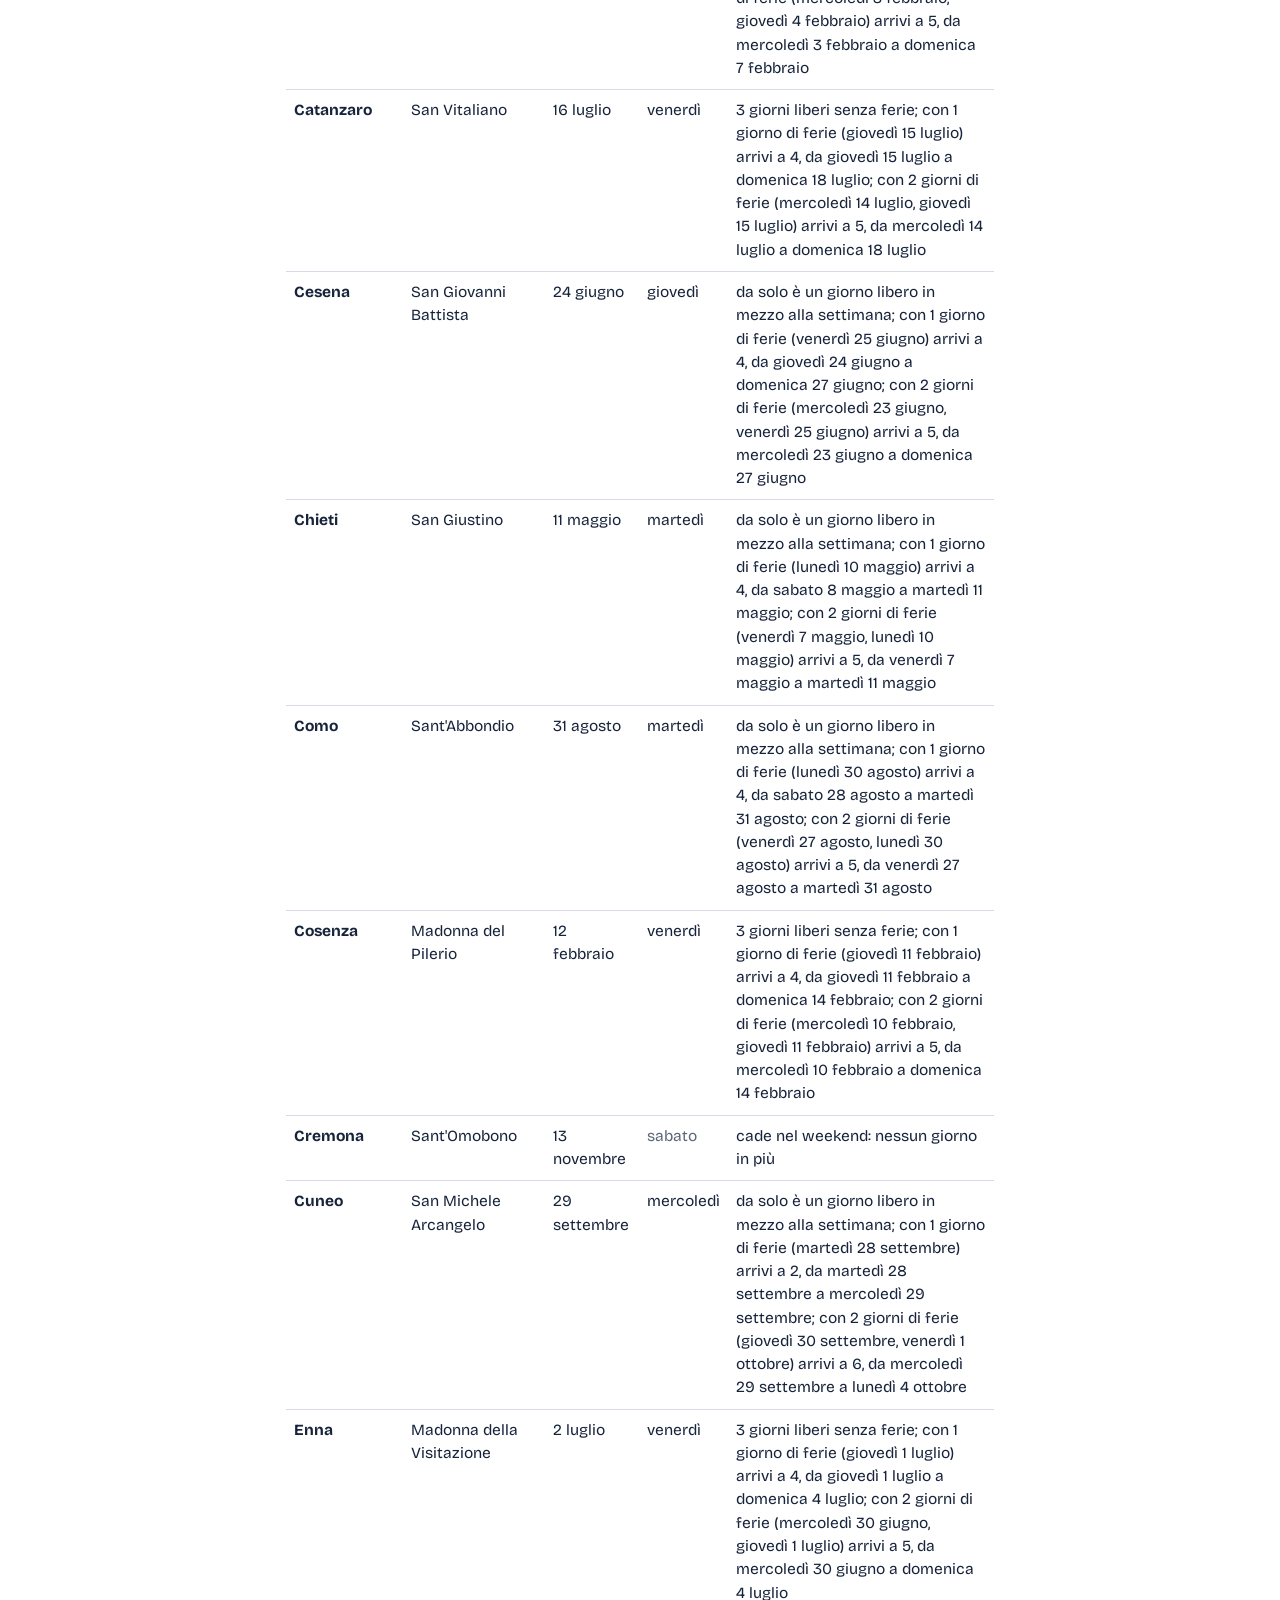
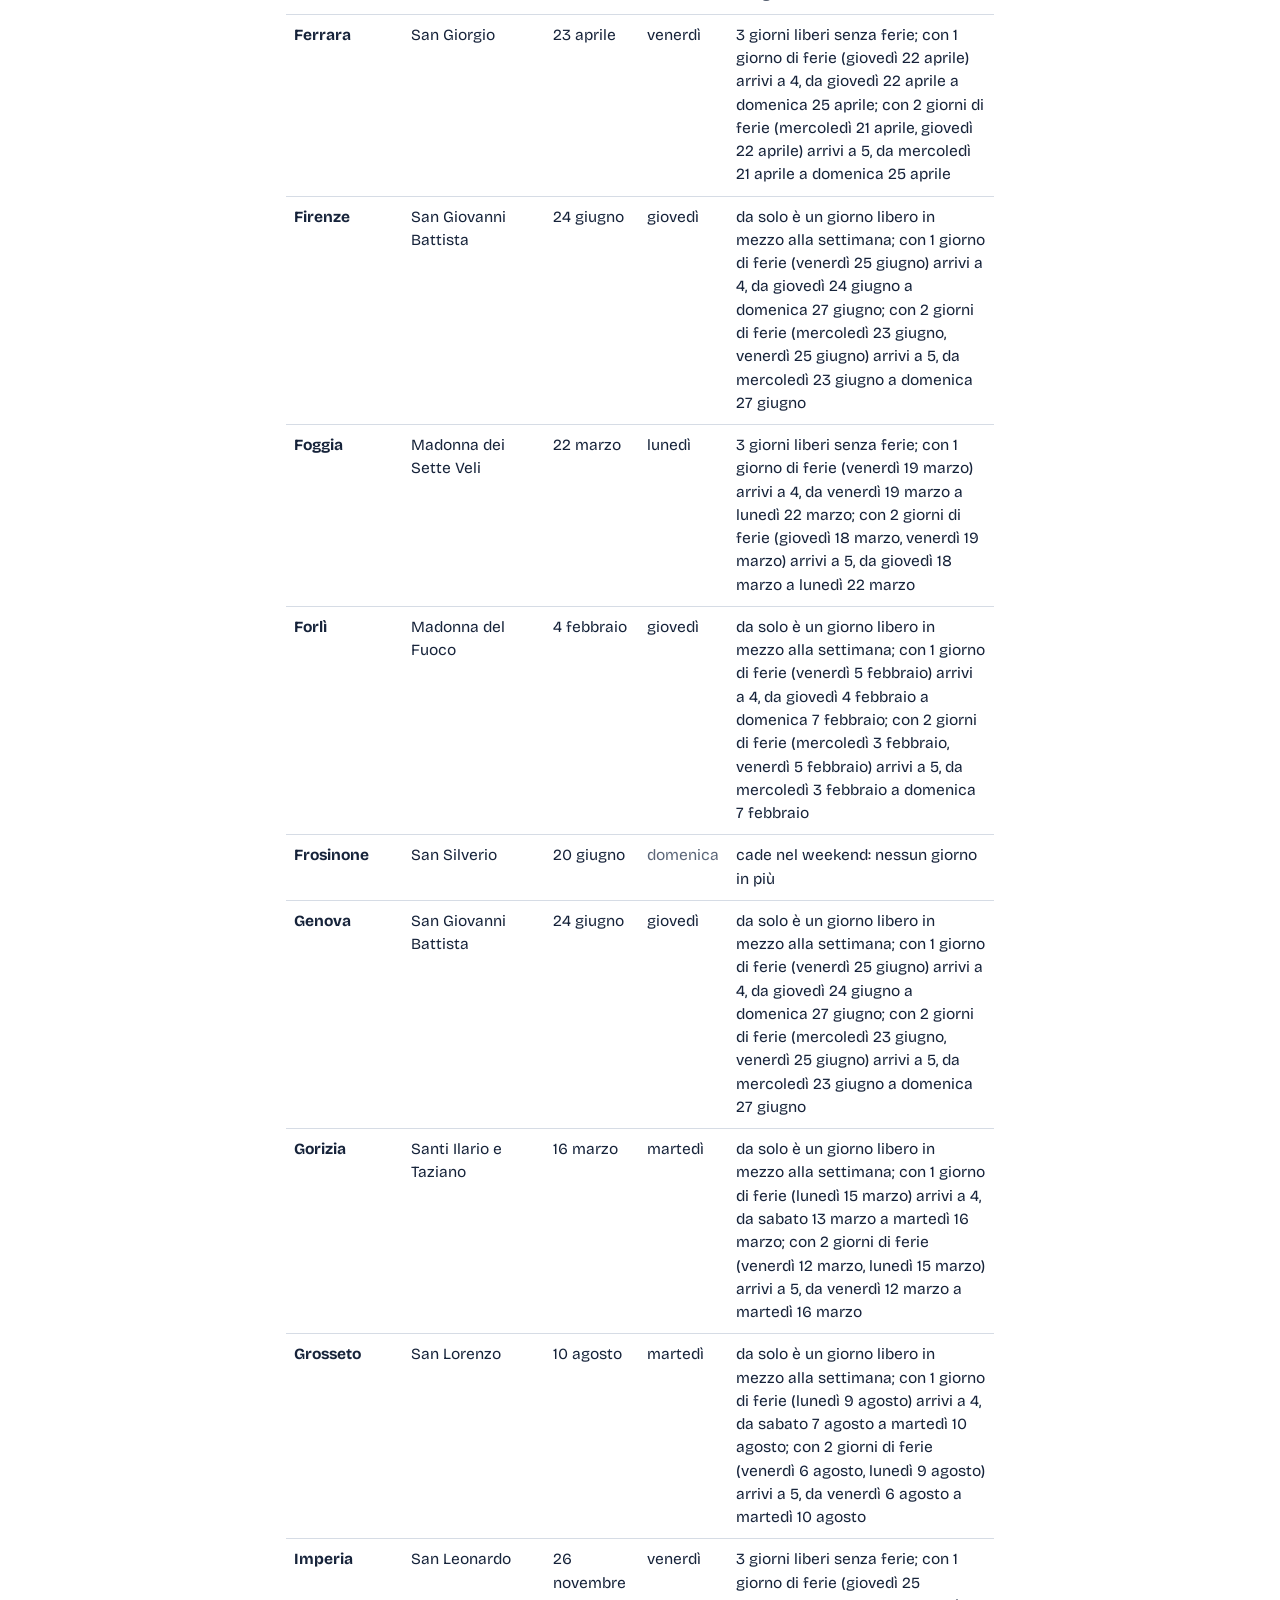
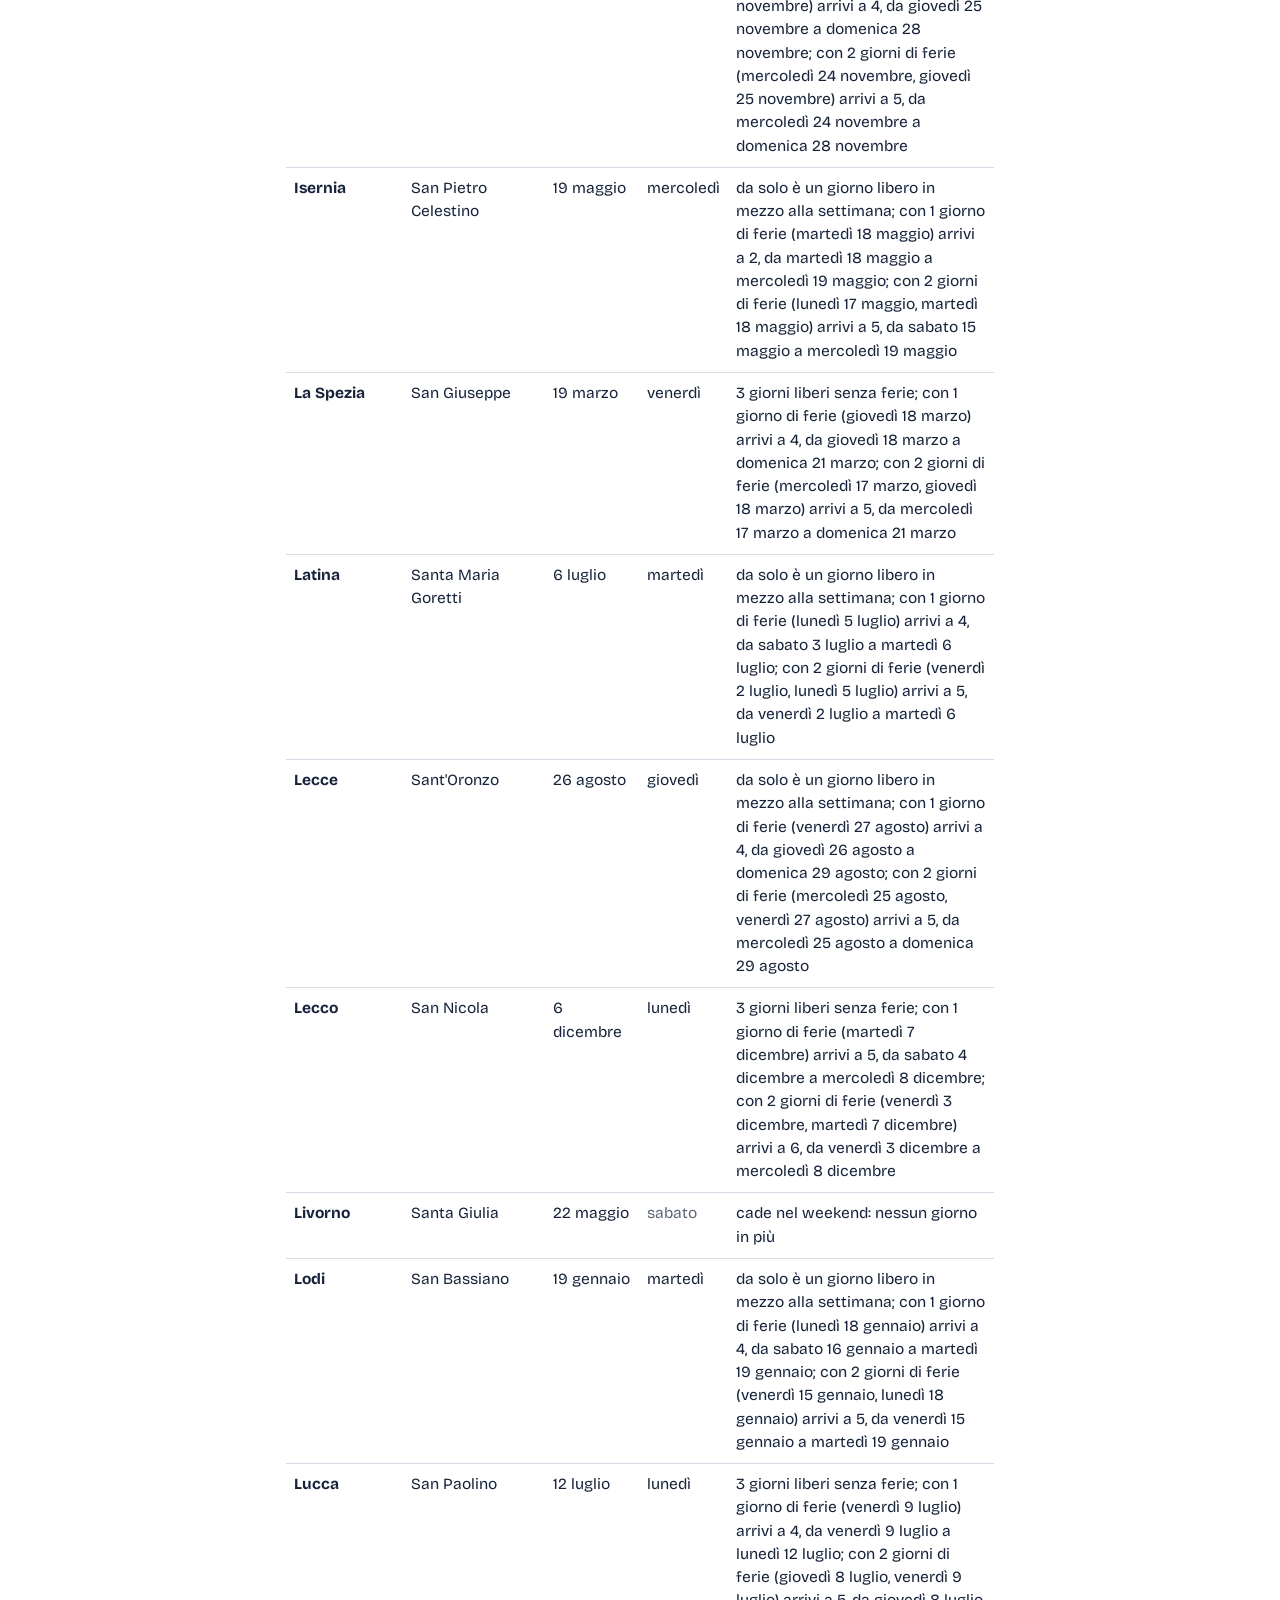
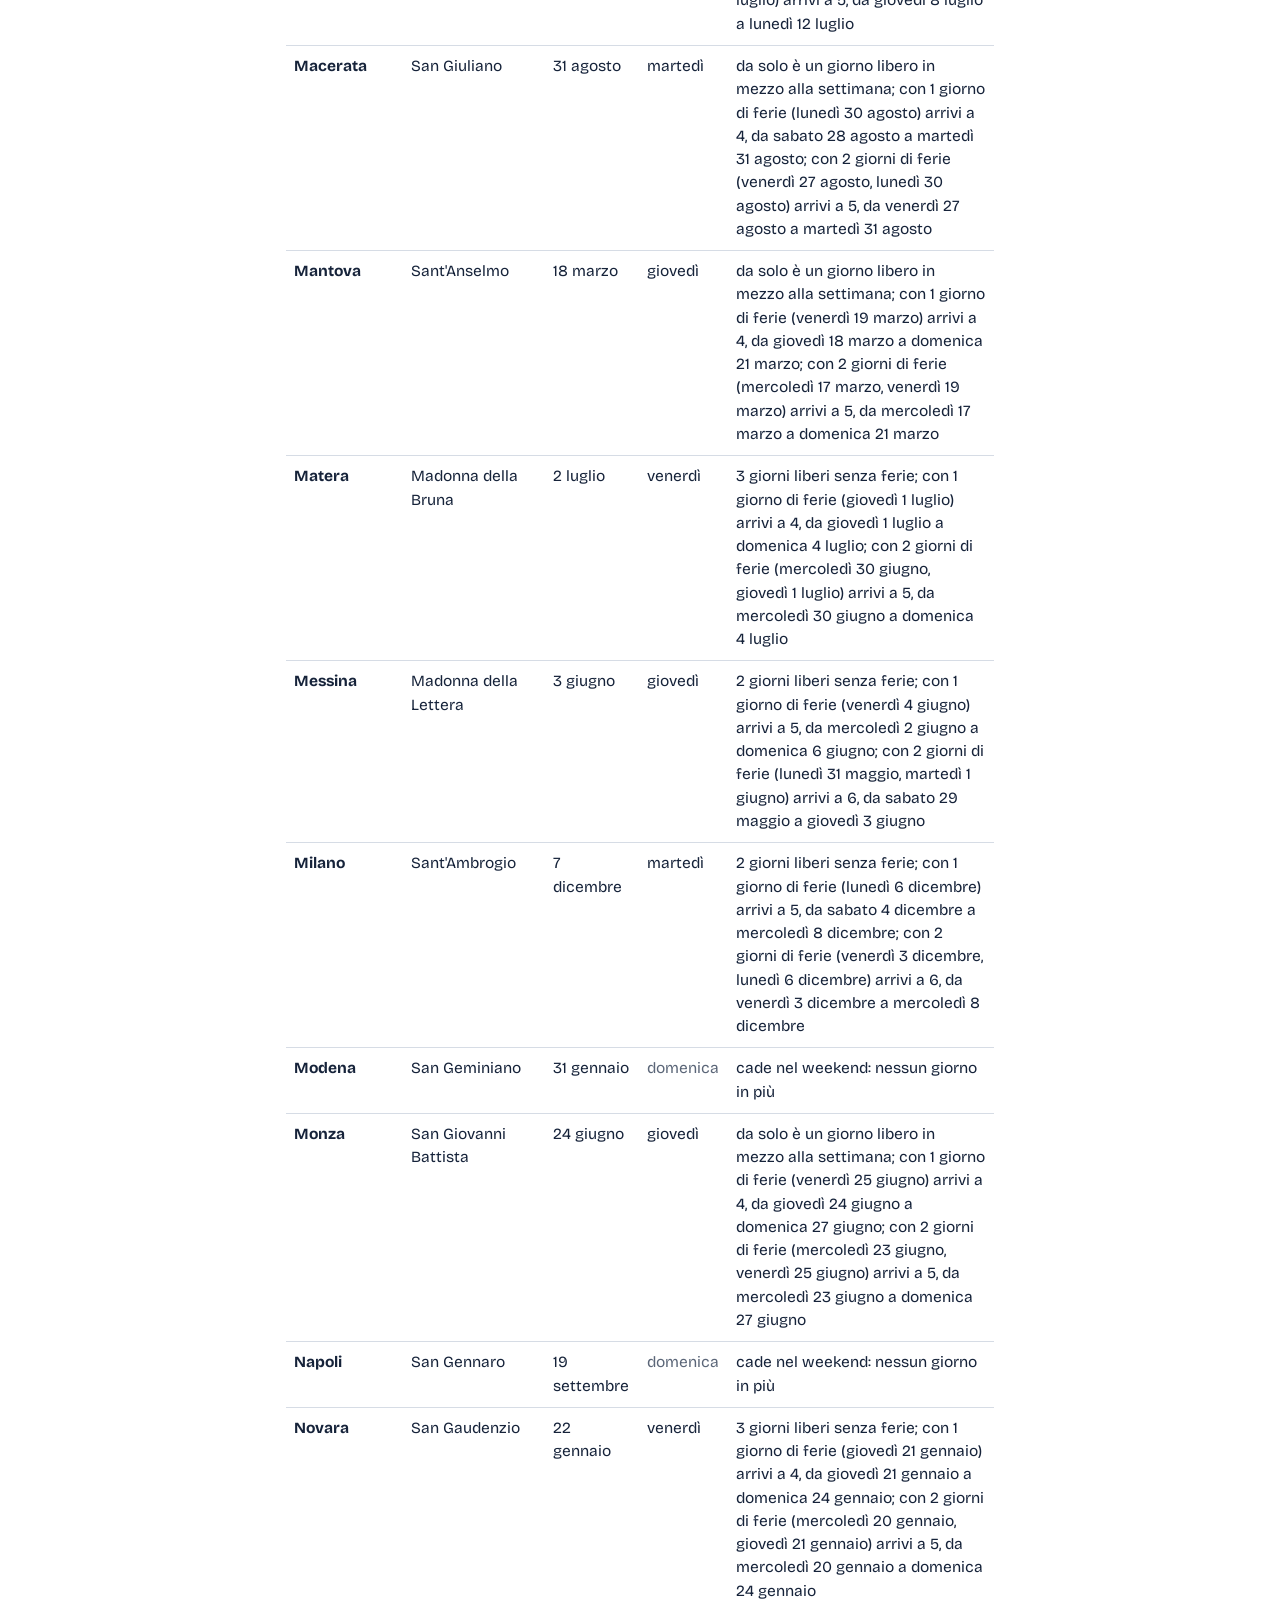
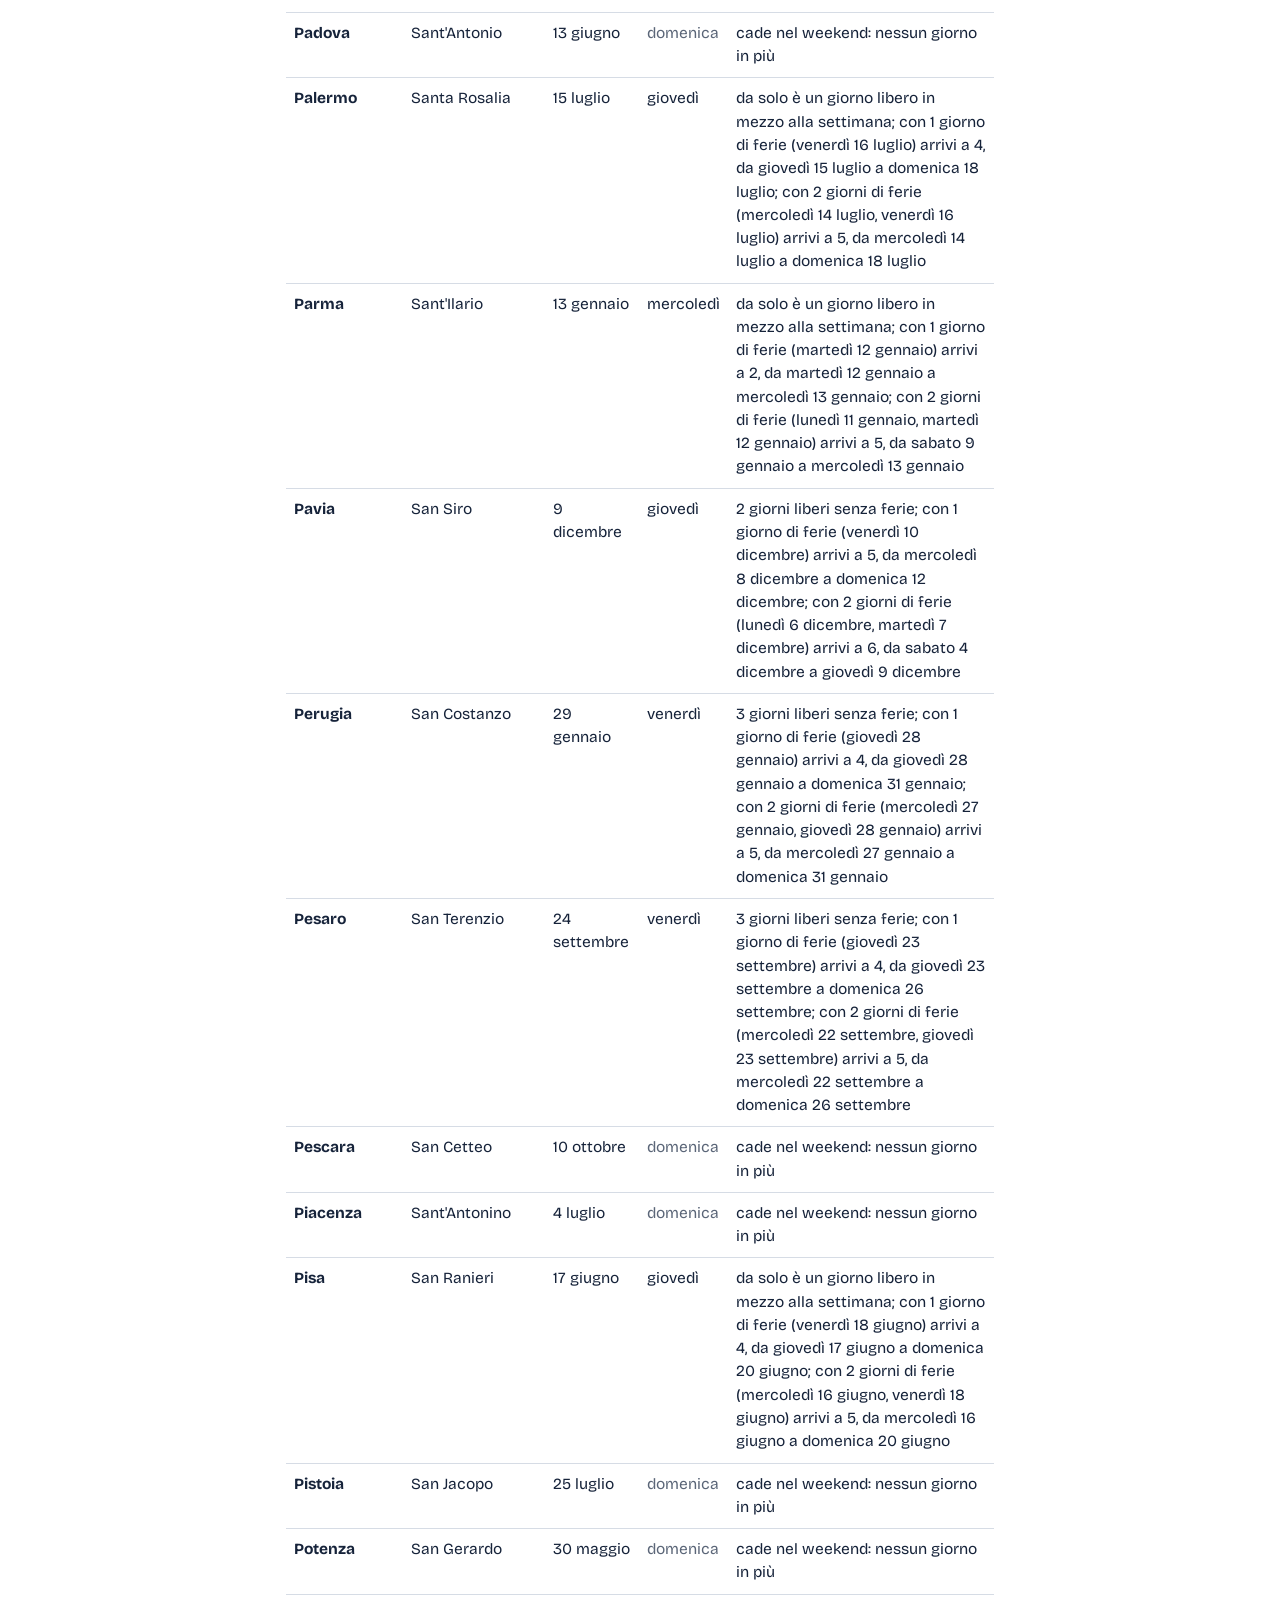
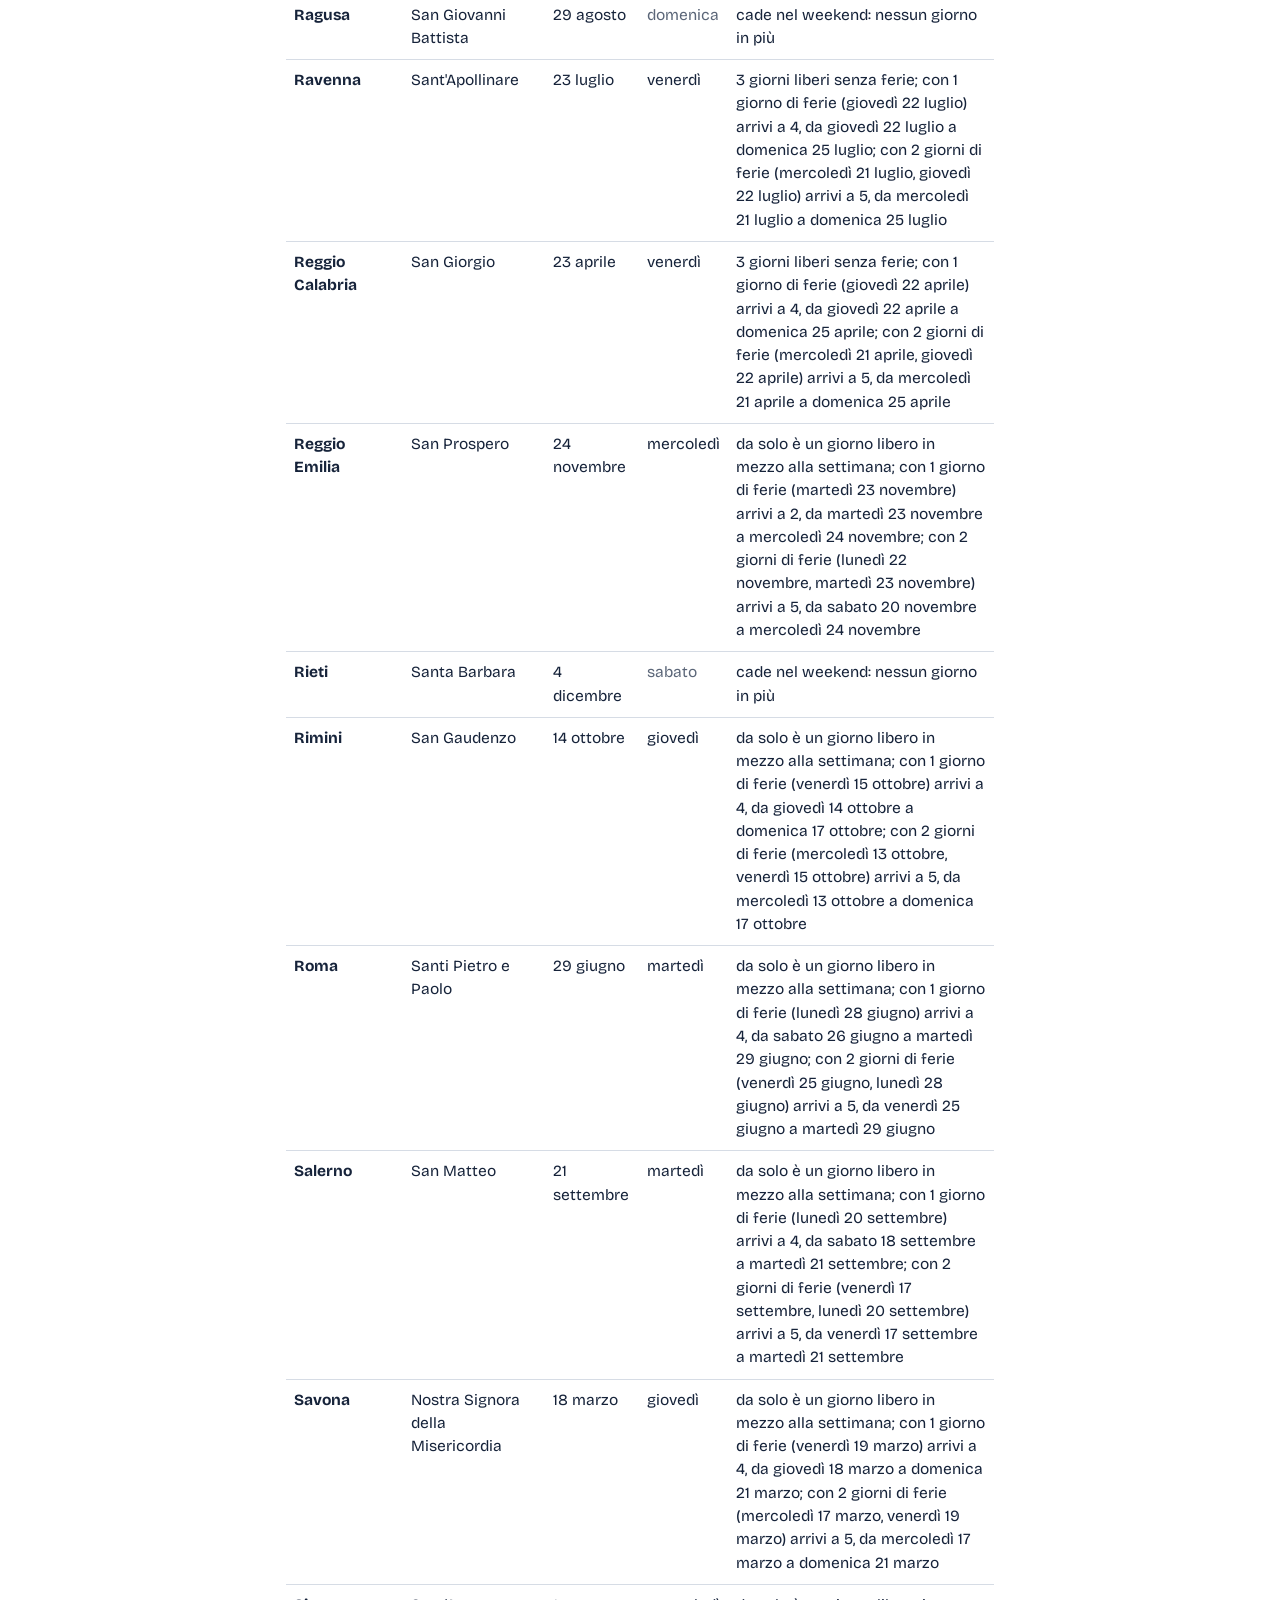
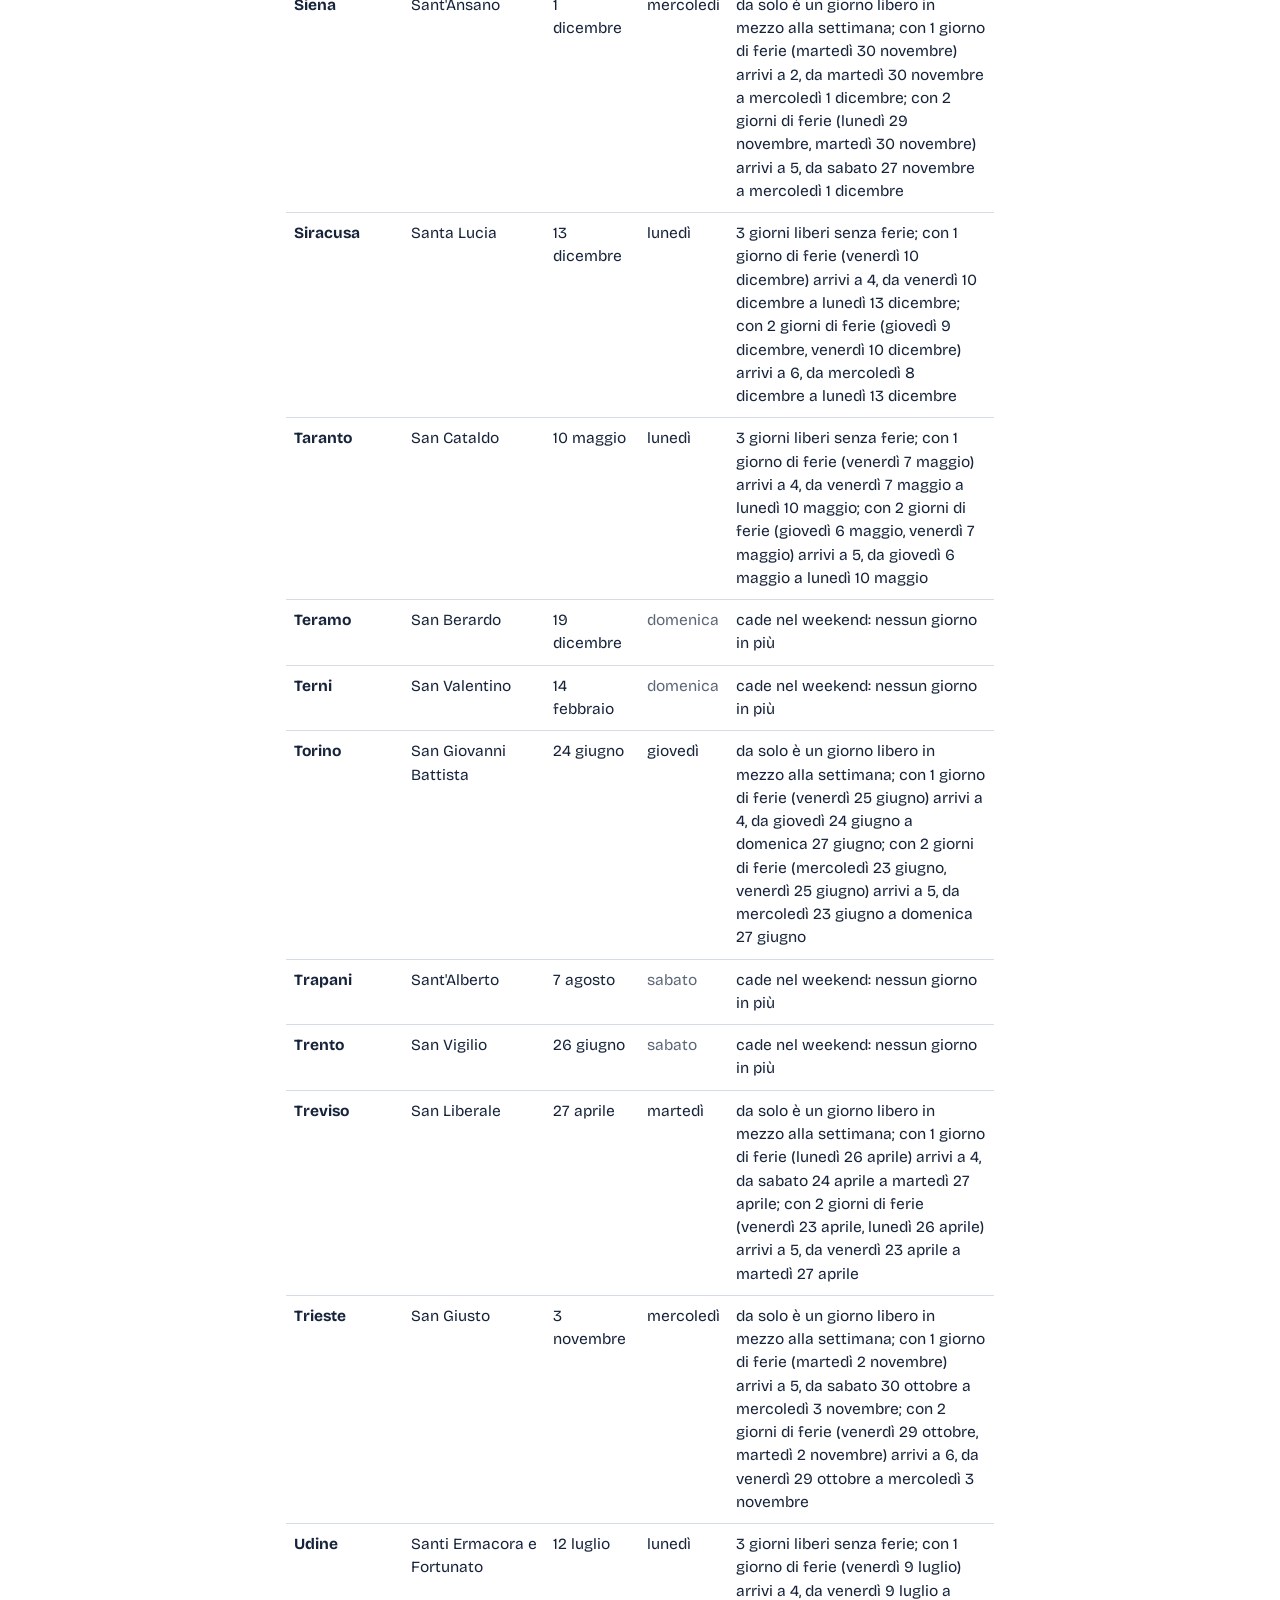
<file: ponti-2027-citta/index.html>
<!doctype html>
<html lang="it">
<head>
<meta charset="utf-8">
<meta name="viewport" content="width=device-width, initial-scale=1">
<title>Ponti 2027 città per città: il santo patrono cambia il conto</title>
<meta name="description" content="Ponti 2027 nei capoluoghi: in che giorno cade il santo patrono e quanti giorni di ferie servono per un ponte. Roma, Milano, Napoli, Torino, Bari e le altre.">
<link rel="canonical" href="https://strumentigratisitalia.github.io/ferie-furbe/ponti-2027-citta/">
<meta property="og:type" content="article">
<meta property="og:locale" content="it_IT">
<meta property="og:site_name" content="Ferie Furbe">
<meta property="og:title" content="Ponti 2027 città per città">
<meta property="og:description" content="Ponti 2027 nei capoluoghi: in che giorno cade il santo patrono e quanti giorni di ferie servono per un ponte. Roma, Milano, Napoli, Torino, Bari e le altre.">
<meta property="og:url" content="https://strumentigratisitalia.github.io/ferie-furbe/ponti-2027-citta/">
<meta property="og:image" content="https://strumentigratisitalia.github.io/ferie-furbe/og.png">
<meta name="twitter:card" content="summary_large_image">
<link rel="icon" href="../favicon.svg" type="image/svg+xml">
<link rel="preconnect" href="https://fonts.googleapis.com">
<link rel="preconnect" href="https://fonts.gstatic.com" crossorigin>
<link href="https://fonts.googleapis.com/css2?family=Bricolage+Grotesque:opsz,wght@12..96,400..800&display=swap" rel="stylesheet">
<link rel="stylesheet" href="../style.css">
<script type="application/ld+json">
{"@context": "https://schema.org", "@type": "Article", "headline": "Ponti 2027 città per città: il santo patrono cambia il conto", "inLanguage": "it", "datePublished": "2026-10-30", "dateModified": "2026-10-30", "author": {"@type": "Organization", "name": "Ferie Furbe"}, "publisher": {"@type": "Organization", "name": "Ferie Furbe"}, "mainEntityOfPage": "https://strumentigratisitalia.github.io/ferie-furbe/ponti-2027-citta/"}
</script>
<script data-goatcounter="https://strumentigratisitalia.goatcounter.com/count" async src="//gc.zgo.at/count.js"></script>
</head>
<body>
<a class="skip" href="#contenuto">Vai al contenuto</a>
<header class="top">
  <a class="brand" href="../"><i aria-hidden="true"></i>Ferie Furbe</a>
  <nav aria-label="Pagine"><a href="../">Calcolatore</a><a href="../ponti-2027/">Ponti 2027</a><a href="../calendario-2027/">Calendario 2027</a></nav>
</header>
<main id="contenuto" class="testo">
  <h1>Ponti 2027 città per città</h1>
  <p>Le festività nazionali sono uguali per tutti, ma il santo patrono no: in molte città è un giorno festivo in più, e se cade vicino a un weekend o a un'altra festa diventa un ponte. Qui sotto trovi, per ogni capoluogo, in che giorno cade il patrono nel 2027 e cosa puoi fare con uno o due giorni di ferie. Per il piano di tutto l'anno usa il <a href="../">calcolatore</a> e scegli la tua città.</p>
  <p class="hint">Il patrono è festivo per chi lavora nel comune, secondo la legge 260 del 1949 e il contratto collettivo. In dubbio, chiedi all'ufficio del personale.</p>

  <h2>Le grandi città</h2>
  <h3>Roma: Santi Pietro e Paolo, martedì 29 giugno</h3><p>Da solo è un giorno libero in mezzo alla settimana; con 1 giorno di ferie (lunedì 28 giugno) arrivi a 4, da sabato 26 giugno a martedì 29 giugno; con 2 giorni di ferie (venerdì 25 giugno, lunedì 28 giugno) arrivi a 5, da venerdì 25 giugno a martedì 29 giugno. Il 29 giugno è martedì, quindi il ponte con lunedì 28 è uno dei migliori dell'anno per chi lavora a Roma.</p><h3>Milano: Sant&#x27;Ambrogio, martedì 7 dicembre</h3><p>2 giorni liberi senza ferie; con 1 giorno di ferie (lunedì 6 dicembre) arrivi a 5, da sabato 4 dicembre a mercoledì 8 dicembre; con 2 giorni di ferie (venerdì 3 dicembre, lunedì 6 dicembre) arrivi a 6, da venerdì 3 dicembre a mercoledì 8 dicembre. Sant'Ambrogio e Immacolata sono uno dopo l'altro, quindi basta un giorno di ferie per cinque giorni di fila.</p><h3>Napoli: San Gennaro, domenica 19 settembre</h3><p>Cade nel weekend: nessun giorno in più.</p><h3>Torino: San Giovanni Battista, giovedì 24 giugno</h3><p>Da solo è un giorno libero in mezzo alla settimana; con 1 giorno di ferie (venerdì 25 giugno) arrivi a 4, da giovedì 24 giugno a domenica 27 giugno; con 2 giorni di ferie (mercoledì 23 giugno, venerdì 25 giugno) arrivi a 5, da mercoledì 23 giugno a domenica 27 giugno. Stesso giorno di Firenze e Genova, che festeggiano anche loro San Giovanni Battista.</p><h3>Bari: San Nicola, lunedì 6 dicembre</h3><p>3 giorni liberi senza ferie; con 1 giorno di ferie (martedì 7 dicembre) arrivi a 5, da sabato 4 dicembre a mercoledì 8 dicembre; con 2 giorni di ferie (venerdì 3 dicembre, martedì 7 dicembre) arrivi a 6, da venerdì 3 dicembre a mercoledì 8 dicembre. Vale anche per Lecco, che festeggia San Nicola lo stesso giorno.</p><h3>Bologna: San Petronio, lunedì 4 ottobre</h3><p>Coincide con San Francesco d&#x27;Assisi: nessun giorno in più. San Petronio coincide con San Francesco d'Assisi, festa nazionale dal 2026: a Bologna il 4 ottobre era già festivo, e nel 2027 non porta un giorno in più.</p><h3>Palermo: Santa Rosalia, giovedì 15 luglio</h3><p>Da solo è un giorno libero in mezzo alla settimana; con 1 giorno di ferie (venerdì 16 luglio) arrivi a 4, da giovedì 15 luglio a domenica 18 luglio; con 2 giorni di ferie (mercoledì 14 luglio, venerdì 16 luglio) arrivi a 5, da mercoledì 14 luglio a domenica 18 luglio.</p><h3>Venezia: San Marco, domenica 25 aprile</h3><p>Coincide con Festa della Liberazione: nessun giorno in più. San Marco coincide con la Festa della Liberazione e cade di domenica.</p>

  <h2>Tutti i capoluoghi</h2>
  <div class="scorri"><table class="tab">
    <thead><tr><th scope="col">Città</th><th scope="col">Patrono</th><th scope="col">Data</th><th scope="col">Nel 2027</th><th scope="col">Il ponte</th></tr></thead>
    <tbody>
    <tr><th scope="row">Alessandria</th><td>San Baudolino</td><td>10 novembre</td><td>mercoledì</td><td>da solo è un giorno libero in mezzo alla settimana; con 1 giorno di ferie (martedì 9 novembre) arrivi a 2, da martedì 9 novembre a mercoledì 10 novembre; con 2 giorni di ferie (lunedì 8 novembre, martedì 9 novembre) arrivi a 5, da sabato 6 novembre a mercoledì 10 novembre</td></tr>
<tr><th scope="row">Ancona</th><td>San Ciriaco</td><td>4 maggio</td><td>martedì</td><td>da solo è un giorno libero in mezzo alla settimana; con 1 giorno di ferie (lunedì 3 maggio) arrivi a 4, da sabato 1 maggio a martedì 4 maggio; con 2 giorni di ferie (venerdì 30 aprile, lunedì 3 maggio) arrivi a 5, da venerdì 30 aprile a martedì 4 maggio</td></tr>
<tr><th scope="row">Aosta</th><td>San Grato</td><td>7 settembre</td><td>martedì</td><td>da solo è un giorno libero in mezzo alla settimana; con 1 giorno di ferie (lunedì 6 settembre) arrivi a 4, da sabato 4 settembre a martedì 7 settembre; con 2 giorni di ferie (venerdì 3 settembre, lunedì 6 settembre) arrivi a 5, da venerdì 3 settembre a martedì 7 settembre</td></tr>
<tr><th scope="row">Arezzo</th><td>San Donato</td><td>7 agosto</td><td class=we>sabato</td><td>cade nel weekend: nessun giorno in più</td></tr>
<tr><th scope="row">Ascoli Piceno</th><td>Sant&#x27;Emidio</td><td>5 agosto</td><td>giovedì</td><td>da solo è un giorno libero in mezzo alla settimana; con 1 giorno di ferie (venerdì 6 agosto) arrivi a 4, da giovedì 5 agosto a domenica 8 agosto; con 2 giorni di ferie (mercoledì 4 agosto, venerdì 6 agosto) arrivi a 5, da mercoledì 4 agosto a domenica 8 agosto</td></tr>
<tr><th scope="row">Avellino</th><td>San Modestino</td><td>14 febbraio</td><td class=we>domenica</td><td>cade nel weekend: nessun giorno in più</td></tr>
<tr><th scope="row">Bari</th><td>San Nicola</td><td>6 dicembre</td><td>lunedì</td><td>3 giorni liberi senza ferie; con 1 giorno di ferie (martedì 7 dicembre) arrivi a 5, da sabato 4 dicembre a mercoledì 8 dicembre; con 2 giorni di ferie (venerdì 3 dicembre, martedì 7 dicembre) arrivi a 6, da venerdì 3 dicembre a mercoledì 8 dicembre</td></tr>
<tr><th scope="row">Belluno</th><td>San Martino</td><td>11 novembre</td><td>giovedì</td><td>da solo è un giorno libero in mezzo alla settimana; con 1 giorno di ferie (venerdì 12 novembre) arrivi a 4, da giovedì 11 novembre a domenica 14 novembre; con 2 giorni di ferie (mercoledì 10 novembre, venerdì 12 novembre) arrivi a 5, da mercoledì 10 novembre a domenica 14 novembre</td></tr>
<tr><th scope="row">Benevento</th><td>San Bartolomeo</td><td>24 agosto</td><td>martedì</td><td>da solo è un giorno libero in mezzo alla settimana; con 1 giorno di ferie (lunedì 23 agosto) arrivi a 4, da sabato 21 agosto a martedì 24 agosto; con 2 giorni di ferie (venerdì 20 agosto, lunedì 23 agosto) arrivi a 5, da venerdì 20 agosto a martedì 24 agosto</td></tr>
<tr><th scope="row">Bergamo</th><td>Sant&#x27;Alessandro</td><td>26 agosto</td><td>giovedì</td><td>da solo è un giorno libero in mezzo alla settimana; con 1 giorno di ferie (venerdì 27 agosto) arrivi a 4, da giovedì 26 agosto a domenica 29 agosto; con 2 giorni di ferie (mercoledì 25 agosto, venerdì 27 agosto) arrivi a 5, da mercoledì 25 agosto a domenica 29 agosto</td></tr>
<tr><th scope="row">Biella</th><td>Santo Stefano</td><td>26 dicembre</td><td class=we>domenica</td><td>coincide con Santo Stefano: nessun giorno in più</td></tr>
<tr><th scope="row">Bologna</th><td>San Petronio</td><td>4 ottobre</td><td class=we>lunedì</td><td>coincide con San Francesco d&#x27;Assisi: nessun giorno in più</td></tr>
<tr><th scope="row">Bolzano</th><td>Maria Assunta</td><td>15 agosto</td><td class=we>domenica</td><td>coincide con Ferragosto: nessun giorno in più</td></tr>
<tr><th scope="row">Brescia</th><td>Santi Faustino e Giovita</td><td>15 febbraio</td><td>lunedì</td><td>3 giorni liberi senza ferie; con 1 giorno di ferie (venerdì 12 febbraio) arrivi a 4, da venerdì 12 febbraio a lunedì 15 febbraio; con 2 giorni di ferie (giovedì 11 febbraio, venerdì 12 febbraio) arrivi a 5, da giovedì 11 febbraio a lunedì 15 febbraio</td></tr>
<tr><th scope="row">Cagliari</th><td>San Saturnino</td><td>30 ottobre</td><td class=we>sabato</td><td>cade nel weekend: nessun giorno in più</td></tr>
<tr><th scope="row">Caltanissetta</th><td>San Michele Arcangelo</td><td>29 settembre</td><td>mercoledì</td><td>da solo è un giorno libero in mezzo alla settimana; con 1 giorno di ferie (martedì 28 settembre) arrivi a 2, da martedì 28 settembre a mercoledì 29 settembre; con 2 giorni di ferie (giovedì 30 settembre, venerdì 1 ottobre) arrivi a 6, da mercoledì 29 settembre a lunedì 4 ottobre</td></tr>
<tr><th scope="row">Campobasso</th><td>San Giorgio</td><td>23 aprile</td><td>venerdì</td><td>3 giorni liberi senza ferie; con 1 giorno di ferie (giovedì 22 aprile) arrivi a 4, da giovedì 22 aprile a domenica 25 aprile; con 2 giorni di ferie (mercoledì 21 aprile, giovedì 22 aprile) arrivi a 5, da mercoledì 21 aprile a domenica 25 aprile</td></tr>
<tr><th scope="row">Caserta</th><td>San Sebastiano</td><td>20 gennaio</td><td>mercoledì</td><td>da solo è un giorno libero in mezzo alla settimana; con 1 giorno di ferie (martedì 19 gennaio) arrivi a 2, da martedì 19 gennaio a mercoledì 20 gennaio; con 2 giorni di ferie (lunedì 18 gennaio, martedì 19 gennaio) arrivi a 5, da sabato 16 gennaio a mercoledì 20 gennaio</td></tr>
<tr><th scope="row">Catania</th><td>Sant&#x27;Agata</td><td>5 febbraio</td><td>venerdì</td><td>3 giorni liberi senza ferie; con 1 giorno di ferie (giovedì 4 febbraio) arrivi a 4, da giovedì 4 febbraio a domenica 7 febbraio; con 2 giorni di ferie (mercoledì 3 febbraio, giovedì 4 febbraio) arrivi a 5, da mercoledì 3 febbraio a domenica 7 febbraio</td></tr>
<tr><th scope="row">Catanzaro</th><td>San Vitaliano</td><td>16 luglio</td><td>venerdì</td><td>3 giorni liberi senza ferie; con 1 giorno di ferie (giovedì 15 luglio) arrivi a 4, da giovedì 15 luglio a domenica 18 luglio; con 2 giorni di ferie (mercoledì 14 luglio, giovedì 15 luglio) arrivi a 5, da mercoledì 14 luglio a domenica 18 luglio</td></tr>
<tr><th scope="row">Cesena</th><td>San Giovanni Battista</td><td>24 giugno</td><td>giovedì</td><td>da solo è un giorno libero in mezzo alla settimana; con 1 giorno di ferie (venerdì 25 giugno) arrivi a 4, da giovedì 24 giugno a domenica 27 giugno; con 2 giorni di ferie (mercoledì 23 giugno, venerdì 25 giugno) arrivi a 5, da mercoledì 23 giugno a domenica 27 giugno</td></tr>
<tr><th scope="row">Chieti</th><td>San Giustino</td><td>11 maggio</td><td>martedì</td><td>da solo è un giorno libero in mezzo alla settimana; con 1 giorno di ferie (lunedì 10 maggio) arrivi a 4, da sabato 8 maggio a martedì 11 maggio; con 2 giorni di ferie (venerdì 7 maggio, lunedì 10 maggio) arrivi a 5, da venerdì 7 maggio a martedì 11 maggio</td></tr>
<tr><th scope="row">Como</th><td>Sant&#x27;Abbondio</td><td>31 agosto</td><td>martedì</td><td>da solo è un giorno libero in mezzo alla settimana; con 1 giorno di ferie (lunedì 30 agosto) arrivi a 4, da sabato 28 agosto a martedì 31 agosto; con 2 giorni di ferie (venerdì 27 agosto, lunedì 30 agosto) arrivi a 5, da venerdì 27 agosto a martedì 31 agosto</td></tr>
<tr><th scope="row">Cosenza</th><td>Madonna del Pilerio</td><td>12 febbraio</td><td>venerdì</td><td>3 giorni liberi senza ferie; con 1 giorno di ferie (giovedì 11 febbraio) arrivi a 4, da giovedì 11 febbraio a domenica 14 febbraio; con 2 giorni di ferie (mercoledì 10 febbraio, giovedì 11 febbraio) arrivi a 5, da mercoledì 10 febbraio a domenica 14 febbraio</td></tr>
<tr><th scope="row">Cremona</th><td>Sant&#x27;Omobono</td><td>13 novembre</td><td class=we>sabato</td><td>cade nel weekend: nessun giorno in più</td></tr>
<tr><th scope="row">Cuneo</th><td>San Michele Arcangelo</td><td>29 settembre</td><td>mercoledì</td><td>da solo è un giorno libero in mezzo alla settimana; con 1 giorno di ferie (martedì 28 settembre) arrivi a 2, da martedì 28 settembre a mercoledì 29 settembre; con 2 giorni di ferie (giovedì 30 settembre, venerdì 1 ottobre) arrivi a 6, da mercoledì 29 settembre a lunedì 4 ottobre</td></tr>
<tr><th scope="row">Enna</th><td>Madonna della Visitazione</td><td>2 luglio</td><td>venerdì</td><td>3 giorni liberi senza ferie; con 1 giorno di ferie (giovedì 1 luglio) arrivi a 4, da giovedì 1 luglio a domenica 4 luglio; con 2 giorni di ferie (mercoledì 30 giugno, giovedì 1 luglio) arrivi a 5, da mercoledì 30 giugno a domenica 4 luglio</td></tr>
<tr><th scope="row">Ferrara</th><td>San Giorgio</td><td>23 aprile</td><td>venerdì</td><td>3 giorni liberi senza ferie; con 1 giorno di ferie (giovedì 22 aprile) arrivi a 4, da giovedì 22 aprile a domenica 25 aprile; con 2 giorni di ferie (mercoledì 21 aprile, giovedì 22 aprile) arrivi a 5, da mercoledì 21 aprile a domenica 25 aprile</td></tr>
<tr><th scope="row">Firenze</th><td>San Giovanni Battista</td><td>24 giugno</td><td>giovedì</td><td>da solo è un giorno libero in mezzo alla settimana; con 1 giorno di ferie (venerdì 25 giugno) arrivi a 4, da giovedì 24 giugno a domenica 27 giugno; con 2 giorni di ferie (mercoledì 23 giugno, venerdì 25 giugno) arrivi a 5, da mercoledì 23 giugno a domenica 27 giugno</td></tr>
<tr><th scope="row">Foggia</th><td>Madonna dei Sette Veli</td><td>22 marzo</td><td>lunedì</td><td>3 giorni liberi senza ferie; con 1 giorno di ferie (venerdì 19 marzo) arrivi a 4, da venerdì 19 marzo a lunedì 22 marzo; con 2 giorni di ferie (giovedì 18 marzo, venerdì 19 marzo) arrivi a 5, da giovedì 18 marzo a lunedì 22 marzo</td></tr>
<tr><th scope="row">Forlì</th><td>Madonna del Fuoco</td><td>4 febbraio</td><td>giovedì</td><td>da solo è un giorno libero in mezzo alla settimana; con 1 giorno di ferie (venerdì 5 febbraio) arrivi a 4, da giovedì 4 febbraio a domenica 7 febbraio; con 2 giorni di ferie (mercoledì 3 febbraio, venerdì 5 febbraio) arrivi a 5, da mercoledì 3 febbraio a domenica 7 febbraio</td></tr>
<tr><th scope="row">Frosinone</th><td>San Silverio</td><td>20 giugno</td><td class=we>domenica</td><td>cade nel weekend: nessun giorno in più</td></tr>
<tr><th scope="row">Genova</th><td>San Giovanni Battista</td><td>24 giugno</td><td>giovedì</td><td>da solo è un giorno libero in mezzo alla settimana; con 1 giorno di ferie (venerdì 25 giugno) arrivi a 4, da giovedì 24 giugno a domenica 27 giugno; con 2 giorni di ferie (mercoledì 23 giugno, venerdì 25 giugno) arrivi a 5, da mercoledì 23 giugno a domenica 27 giugno</td></tr>
<tr><th scope="row">Gorizia</th><td>Santi Ilario e Taziano</td><td>16 marzo</td><td>martedì</td><td>da solo è un giorno libero in mezzo alla settimana; con 1 giorno di ferie (lunedì 15 marzo) arrivi a 4, da sabato 13 marzo a martedì 16 marzo; con 2 giorni di ferie (venerdì 12 marzo, lunedì 15 marzo) arrivi a 5, da venerdì 12 marzo a martedì 16 marzo</td></tr>
<tr><th scope="row">Grosseto</th><td>San Lorenzo</td><td>10 agosto</td><td>martedì</td><td>da solo è un giorno libero in mezzo alla settimana; con 1 giorno di ferie (lunedì 9 agosto) arrivi a 4, da sabato 7 agosto a martedì 10 agosto; con 2 giorni di ferie (venerdì 6 agosto, lunedì 9 agosto) arrivi a 5, da venerdì 6 agosto a martedì 10 agosto</td></tr>
<tr><th scope="row">Imperia</th><td>San Leonardo</td><td>26 novembre</td><td>venerdì</td><td>3 giorni liberi senza ferie; con 1 giorno di ferie (giovedì 25 novembre) arrivi a 4, da giovedì 25 novembre a domenica 28 novembre; con 2 giorni di ferie (mercoledì 24 novembre, giovedì 25 novembre) arrivi a 5, da mercoledì 24 novembre a domenica 28 novembre</td></tr>
<tr><th scope="row">Isernia</th><td>San Pietro Celestino</td><td>19 maggio</td><td>mercoledì</td><td>da solo è un giorno libero in mezzo alla settimana; con 1 giorno di ferie (martedì 18 maggio) arrivi a 2, da martedì 18 maggio a mercoledì 19 maggio; con 2 giorni di ferie (lunedì 17 maggio, martedì 18 maggio) arrivi a 5, da sabato 15 maggio a mercoledì 19 maggio</td></tr>
<tr><th scope="row">La Spezia</th><td>San Giuseppe</td><td>19 marzo</td><td>venerdì</td><td>3 giorni liberi senza ferie; con 1 giorno di ferie (giovedì 18 marzo) arrivi a 4, da giovedì 18 marzo a domenica 21 marzo; con 2 giorni di ferie (mercoledì 17 marzo, giovedì 18 marzo) arrivi a 5, da mercoledì 17 marzo a domenica 21 marzo</td></tr>
<tr><th scope="row">Latina</th><td>Santa Maria Goretti</td><td>6 luglio</td><td>martedì</td><td>da solo è un giorno libero in mezzo alla settimana; con 1 giorno di ferie (lunedì 5 luglio) arrivi a 4, da sabato 3 luglio a martedì 6 luglio; con 2 giorni di ferie (venerdì 2 luglio, lunedì 5 luglio) arrivi a 5, da venerdì 2 luglio a martedì 6 luglio</td></tr>
<tr><th scope="row">Lecce</th><td>Sant&#x27;Oronzo</td><td>26 agosto</td><td>giovedì</td><td>da solo è un giorno libero in mezzo alla settimana; con 1 giorno di ferie (venerdì 27 agosto) arrivi a 4, da giovedì 26 agosto a domenica 29 agosto; con 2 giorni di ferie (mercoledì 25 agosto, venerdì 27 agosto) arrivi a 5, da mercoledì 25 agosto a domenica 29 agosto</td></tr>
<tr><th scope="row">Lecco</th><td>San Nicola</td><td>6 dicembre</td><td>lunedì</td><td>3 giorni liberi senza ferie; con 1 giorno di ferie (martedì 7 dicembre) arrivi a 5, da sabato 4 dicembre a mercoledì 8 dicembre; con 2 giorni di ferie (venerdì 3 dicembre, martedì 7 dicembre) arrivi a 6, da venerdì 3 dicembre a mercoledì 8 dicembre</td></tr>
<tr><th scope="row">Livorno</th><td>Santa Giulia</td><td>22 maggio</td><td class=we>sabato</td><td>cade nel weekend: nessun giorno in più</td></tr>
<tr><th scope="row">Lodi</th><td>San Bassiano</td><td>19 gennaio</td><td>martedì</td><td>da solo è un giorno libero in mezzo alla settimana; con 1 giorno di ferie (lunedì 18 gennaio) arrivi a 4, da sabato 16 gennaio a martedì 19 gennaio; con 2 giorni di ferie (venerdì 15 gennaio, lunedì 18 gennaio) arrivi a 5, da venerdì 15 gennaio a martedì 19 gennaio</td></tr>
<tr><th scope="row">Lucca</th><td>San Paolino</td><td>12 luglio</td><td>lunedì</td><td>3 giorni liberi senza ferie; con 1 giorno di ferie (venerdì 9 luglio) arrivi a 4, da venerdì 9 luglio a lunedì 12 luglio; con 2 giorni di ferie (giovedì 8 luglio, venerdì 9 luglio) arrivi a 5, da giovedì 8 luglio a lunedì 12 luglio</td></tr>
<tr><th scope="row">Macerata</th><td>San Giuliano</td><td>31 agosto</td><td>martedì</td><td>da solo è un giorno libero in mezzo alla settimana; con 1 giorno di ferie (lunedì 30 agosto) arrivi a 4, da sabato 28 agosto a martedì 31 agosto; con 2 giorni di ferie (venerdì 27 agosto, lunedì 30 agosto) arrivi a 5, da venerdì 27 agosto a martedì 31 agosto</td></tr>
<tr><th scope="row">Mantova</th><td>Sant&#x27;Anselmo</td><td>18 marzo</td><td>giovedì</td><td>da solo è un giorno libero in mezzo alla settimana; con 1 giorno di ferie (venerdì 19 marzo) arrivi a 4, da giovedì 18 marzo a domenica 21 marzo; con 2 giorni di ferie (mercoledì 17 marzo, venerdì 19 marzo) arrivi a 5, da mercoledì 17 marzo a domenica 21 marzo</td></tr>
<tr><th scope="row">Matera</th><td>Madonna della Bruna</td><td>2 luglio</td><td>venerdì</td><td>3 giorni liberi senza ferie; con 1 giorno di ferie (giovedì 1 luglio) arrivi a 4, da giovedì 1 luglio a domenica 4 luglio; con 2 giorni di ferie (mercoledì 30 giugno, giovedì 1 luglio) arrivi a 5, da mercoledì 30 giugno a domenica 4 luglio</td></tr>
<tr><th scope="row">Messina</th><td>Madonna della Lettera</td><td>3 giugno</td><td>giovedì</td><td>2 giorni liberi senza ferie; con 1 giorno di ferie (venerdì 4 giugno) arrivi a 5, da mercoledì 2 giugno a domenica 6 giugno; con 2 giorni di ferie (lunedì 31 maggio, martedì 1 giugno) arrivi a 6, da sabato 29 maggio a giovedì 3 giugno</td></tr>
<tr><th scope="row">Milano</th><td>Sant&#x27;Ambrogio</td><td>7 dicembre</td><td>martedì</td><td>2 giorni liberi senza ferie; con 1 giorno di ferie (lunedì 6 dicembre) arrivi a 5, da sabato 4 dicembre a mercoledì 8 dicembre; con 2 giorni di ferie (venerdì 3 dicembre, lunedì 6 dicembre) arrivi a 6, da venerdì 3 dicembre a mercoledì 8 dicembre</td></tr>
<tr><th scope="row">Modena</th><td>San Geminiano</td><td>31 gennaio</td><td class=we>domenica</td><td>cade nel weekend: nessun giorno in più</td></tr>
<tr><th scope="row">Monza</th><td>San Giovanni Battista</td><td>24 giugno</td><td>giovedì</td><td>da solo è un giorno libero in mezzo alla settimana; con 1 giorno di ferie (venerdì 25 giugno) arrivi a 4, da giovedì 24 giugno a domenica 27 giugno; con 2 giorni di ferie (mercoledì 23 giugno, venerdì 25 giugno) arrivi a 5, da mercoledì 23 giugno a domenica 27 giugno</td></tr>
<tr><th scope="row">Napoli</th><td>San Gennaro</td><td>19 settembre</td><td class=we>domenica</td><td>cade nel weekend: nessun giorno in più</td></tr>
<tr><th scope="row">Novara</th><td>San Gaudenzio</td><td>22 gennaio</td><td>venerdì</td><td>3 giorni liberi senza ferie; con 1 giorno di ferie (giovedì 21 gennaio) arrivi a 4, da giovedì 21 gennaio a domenica 24 gennaio; con 2 giorni di ferie (mercoledì 20 gennaio, giovedì 21 gennaio) arrivi a 5, da mercoledì 20 gennaio a domenica 24 gennaio</td></tr>
<tr><th scope="row">Padova</th><td>Sant&#x27;Antonio</td><td>13 giugno</td><td class=we>domenica</td><td>cade nel weekend: nessun giorno in più</td></tr>
<tr><th scope="row">Palermo</th><td>Santa Rosalia</td><td>15 luglio</td><td>giovedì</td><td>da solo è un giorno libero in mezzo alla settimana; con 1 giorno di ferie (venerdì 16 luglio) arrivi a 4, da giovedì 15 luglio a domenica 18 luglio; con 2 giorni di ferie (mercoledì 14 luglio, venerdì 16 luglio) arrivi a 5, da mercoledì 14 luglio a domenica 18 luglio</td></tr>
<tr><th scope="row">Parma</th><td>Sant&#x27;Ilario</td><td>13 gennaio</td><td>mercoledì</td><td>da solo è un giorno libero in mezzo alla settimana; con 1 giorno di ferie (martedì 12 gennaio) arrivi a 2, da martedì 12 gennaio a mercoledì 13 gennaio; con 2 giorni di ferie (lunedì 11 gennaio, martedì 12 gennaio) arrivi a 5, da sabato 9 gennaio a mercoledì 13 gennaio</td></tr>
<tr><th scope="row">Pavia</th><td>San Siro</td><td>9 dicembre</td><td>giovedì</td><td>2 giorni liberi senza ferie; con 1 giorno di ferie (venerdì 10 dicembre) arrivi a 5, da mercoledì 8 dicembre a domenica 12 dicembre; con 2 giorni di ferie (lunedì 6 dicembre, martedì 7 dicembre) arrivi a 6, da sabato 4 dicembre a giovedì 9 dicembre</td></tr>
<tr><th scope="row">Perugia</th><td>San Costanzo</td><td>29 gennaio</td><td>venerdì</td><td>3 giorni liberi senza ferie; con 1 giorno di ferie (giovedì 28 gennaio) arrivi a 4, da giovedì 28 gennaio a domenica 31 gennaio; con 2 giorni di ferie (mercoledì 27 gennaio, giovedì 28 gennaio) arrivi a 5, da mercoledì 27 gennaio a domenica 31 gennaio</td></tr>
<tr><th scope="row">Pesaro</th><td>San Terenzio</td><td>24 settembre</td><td>venerdì</td><td>3 giorni liberi senza ferie; con 1 giorno di ferie (giovedì 23 settembre) arrivi a 4, da giovedì 23 settembre a domenica 26 settembre; con 2 giorni di ferie (mercoledì 22 settembre, giovedì 23 settembre) arrivi a 5, da mercoledì 22 settembre a domenica 26 settembre</td></tr>
<tr><th scope="row">Pescara</th><td>San Cetteo</td><td>10 ottobre</td><td class=we>domenica</td><td>cade nel weekend: nessun giorno in più</td></tr>
<tr><th scope="row">Piacenza</th><td>Sant&#x27;Antonino</td><td>4 luglio</td><td class=we>domenica</td><td>cade nel weekend: nessun giorno in più</td></tr>
<tr><th scope="row">Pisa</th><td>San Ranieri</td><td>17 giugno</td><td>giovedì</td><td>da solo è un giorno libero in mezzo alla settimana; con 1 giorno di ferie (venerdì 18 giugno) arrivi a 4, da giovedì 17 giugno a domenica 20 giugno; con 2 giorni di ferie (mercoledì 16 giugno, venerdì 18 giugno) arrivi a 5, da mercoledì 16 giugno a domenica 20 giugno</td></tr>
<tr><th scope="row">Pistoia</th><td>San Jacopo</td><td>25 luglio</td><td class=we>domenica</td><td>cade nel weekend: nessun giorno in più</td></tr>
<tr><th scope="row">Potenza</th><td>San Gerardo</td><td>30 maggio</td><td class=we>domenica</td><td>cade nel weekend: nessun giorno in più</td></tr>
<tr><th scope="row">Ragusa</th><td>San Giovanni Battista</td><td>29 agosto</td><td class=we>domenica</td><td>cade nel weekend: nessun giorno in più</td></tr>
<tr><th scope="row">Ravenna</th><td>Sant&#x27;Apollinare</td><td>23 luglio</td><td>venerdì</td><td>3 giorni liberi senza ferie; con 1 giorno di ferie (giovedì 22 luglio) arrivi a 4, da giovedì 22 luglio a domenica 25 luglio; con 2 giorni di ferie (mercoledì 21 luglio, giovedì 22 luglio) arrivi a 5, da mercoledì 21 luglio a domenica 25 luglio</td></tr>
<tr><th scope="row">Reggio Calabria</th><td>San Giorgio</td><td>23 aprile</td><td>venerdì</td><td>3 giorni liberi senza ferie; con 1 giorno di ferie (giovedì 22 aprile) arrivi a 4, da giovedì 22 aprile a domenica 25 aprile; con 2 giorni di ferie (mercoledì 21 aprile, giovedì 22 aprile) arrivi a 5, da mercoledì 21 aprile a domenica 25 aprile</td></tr>
<tr><th scope="row">Reggio Emilia</th><td>San Prospero</td><td>24 novembre</td><td>mercoledì</td><td>da solo è un giorno libero in mezzo alla settimana; con 1 giorno di ferie (martedì 23 novembre) arrivi a 2, da martedì 23 novembre a mercoledì 24 novembre; con 2 giorni di ferie (lunedì 22 novembre, martedì 23 novembre) arrivi a 5, da sabato 20 novembre a mercoledì 24 novembre</td></tr>
<tr><th scope="row">Rieti</th><td>Santa Barbara</td><td>4 dicembre</td><td class=we>sabato</td><td>cade nel weekend: nessun giorno in più</td></tr>
<tr><th scope="row">Rimini</th><td>San Gaudenzo</td><td>14 ottobre</td><td>giovedì</td><td>da solo è un giorno libero in mezzo alla settimana; con 1 giorno di ferie (venerdì 15 ottobre) arrivi a 4, da giovedì 14 ottobre a domenica 17 ottobre; con 2 giorni di ferie (mercoledì 13 ottobre, venerdì 15 ottobre) arrivi a 5, da mercoledì 13 ottobre a domenica 17 ottobre</td></tr>
<tr><th scope="row">Roma</th><td>Santi Pietro e Paolo</td><td>29 giugno</td><td>martedì</td><td>da solo è un giorno libero in mezzo alla settimana; con 1 giorno di ferie (lunedì 28 giugno) arrivi a 4, da sabato 26 giugno a martedì 29 giugno; con 2 giorni di ferie (venerdì 25 giugno, lunedì 28 giugno) arrivi a 5, da venerdì 25 giugno a martedì 29 giugno</td></tr>
<tr><th scope="row">Salerno</th><td>San Matteo</td><td>21 settembre</td><td>martedì</td><td>da solo è un giorno libero in mezzo alla settimana; con 1 giorno di ferie (lunedì 20 settembre) arrivi a 4, da sabato 18 settembre a martedì 21 settembre; con 2 giorni di ferie (venerdì 17 settembre, lunedì 20 settembre) arrivi a 5, da venerdì 17 settembre a martedì 21 settembre</td></tr>
<tr><th scope="row">Savona</th><td>Nostra Signora della Misericordia</td><td>18 marzo</td><td>giovedì</td><td>da solo è un giorno libero in mezzo alla settimana; con 1 giorno di ferie (venerdì 19 marzo) arrivi a 4, da giovedì 18 marzo a domenica 21 marzo; con 2 giorni di ferie (mercoledì 17 marzo, venerdì 19 marzo) arrivi a 5, da mercoledì 17 marzo a domenica 21 marzo</td></tr>
<tr><th scope="row">Siena</th><td>Sant&#x27;Ansano</td><td>1 dicembre</td><td>mercoledì</td><td>da solo è un giorno libero in mezzo alla settimana; con 1 giorno di ferie (martedì 30 novembre) arrivi a 2, da martedì 30 novembre a mercoledì 1 dicembre; con 2 giorni di ferie (lunedì 29 novembre, martedì 30 novembre) arrivi a 5, da sabato 27 novembre a mercoledì 1 dicembre</td></tr>
<tr><th scope="row">Siracusa</th><td>Santa Lucia</td><td>13 dicembre</td><td>lunedì</td><td>3 giorni liberi senza ferie; con 1 giorno di ferie (venerdì 10 dicembre) arrivi a 4, da venerdì 10 dicembre a lunedì 13 dicembre; con 2 giorni di ferie (giovedì 9 dicembre, venerdì 10 dicembre) arrivi a 6, da mercoledì 8 dicembre a lunedì 13 dicembre</td></tr>
<tr><th scope="row">Taranto</th><td>San Cataldo</td><td>10 maggio</td><td>lunedì</td><td>3 giorni liberi senza ferie; con 1 giorno di ferie (venerdì 7 maggio) arrivi a 4, da venerdì 7 maggio a lunedì 10 maggio; con 2 giorni di ferie (giovedì 6 maggio, venerdì 7 maggio) arrivi a 5, da giovedì 6 maggio a lunedì 10 maggio</td></tr>
<tr><th scope="row">Teramo</th><td>San Berardo</td><td>19 dicembre</td><td class=we>domenica</td><td>cade nel weekend: nessun giorno in più</td></tr>
<tr><th scope="row">Terni</th><td>San Valentino</td><td>14 febbraio</td><td class=we>domenica</td><td>cade nel weekend: nessun giorno in più</td></tr>
<tr><th scope="row">Torino</th><td>San Giovanni Battista</td><td>24 giugno</td><td>giovedì</td><td>da solo è un giorno libero in mezzo alla settimana; con 1 giorno di ferie (venerdì 25 giugno) arrivi a 4, da giovedì 24 giugno a domenica 27 giugno; con 2 giorni di ferie (mercoledì 23 giugno, venerdì 25 giugno) arrivi a 5, da mercoledì 23 giugno a domenica 27 giugno</td></tr>
<tr><th scope="row">Trapani</th><td>Sant&#x27;Alberto</td><td>7 agosto</td><td class=we>sabato</td><td>cade nel weekend: nessun giorno in più</td></tr>
<tr><th scope="row">Trento</th><td>San Vigilio</td><td>26 giugno</td><td class=we>sabato</td><td>cade nel weekend: nessun giorno in più</td></tr>
<tr><th scope="row">Treviso</th><td>San Liberale</td><td>27 aprile</td><td>martedì</td><td>da solo è un giorno libero in mezzo alla settimana; con 1 giorno di ferie (lunedì 26 aprile) arrivi a 4, da sabato 24 aprile a martedì 27 aprile; con 2 giorni di ferie (venerdì 23 aprile, lunedì 26 aprile) arrivi a 5, da venerdì 23 aprile a martedì 27 aprile</td></tr>
<tr><th scope="row">Trieste</th><td>San Giusto</td><td>3 novembre</td><td>mercoledì</td><td>da solo è un giorno libero in mezzo alla settimana; con 1 giorno di ferie (martedì 2 novembre) arrivi a 5, da sabato 30 ottobre a mercoledì 3 novembre; con 2 giorni di ferie (venerdì 29 ottobre, martedì 2 novembre) arrivi a 6, da venerdì 29 ottobre a mercoledì 3 novembre</td></tr>
<tr><th scope="row">Udine</th><td>Santi Ermacora e Fortunato</td><td>12 luglio</td><td>lunedì</td><td>3 giorni liberi senza ferie; con 1 giorno di ferie (venerdì 9 luglio) arrivi a 4, da venerdì 9 luglio a lunedì 12 luglio; con 2 giorni di ferie (giovedì 8 luglio, venerdì 9 luglio) arrivi a 5, da giovedì 8 luglio a lunedì 12 luglio</td></tr>
<tr><th scope="row">Varese</th><td>San Vittore</td><td>8 maggio</td><td class=we>sabato</td><td>cade nel weekend: nessun giorno in più</td></tr>
<tr><th scope="row">Venezia</th><td>San Marco</td><td>25 aprile</td><td class=we>domenica</td><td>coincide con Festa della Liberazione: nessun giorno in più</td></tr>
<tr><th scope="row">Vercelli</th><td>Sant&#x27;Eusebio</td><td>1 agosto</td><td class=we>domenica</td><td>cade nel weekend: nessun giorno in più</td></tr>
<tr><th scope="row">Verona</th><td>San Zeno</td><td>21 maggio</td><td>venerdì</td><td>3 giorni liberi senza ferie; con 1 giorno di ferie (giovedì 20 maggio) arrivi a 4, da giovedì 20 maggio a domenica 23 maggio; con 2 giorni di ferie (mercoledì 19 maggio, giovedì 20 maggio) arrivi a 5, da mercoledì 19 maggio a domenica 23 maggio</td></tr>
<tr><th scope="row">Viterbo</th><td>Santa Rosa</td><td>4 settembre</td><td class=we>sabato</td><td>cade nel weekend: nessun giorno in più</td></tr>
    </tbody>
  </table></div>
  <p class="hint">I conti valgono per chi lavora dal lunedì al venerdì e tengono conto delle festività nazionali vicine. Le date dei patroni sono quelle delle feste cittadine più note: alcune città ne hanno più di una. <a href="../santo-patrono/">Elenco completo dei patroni</a>.</p>
</main>
<footer class="foot"><p><a href="../">Calcolatore ferie</a> <a href="../ponti-2027/">Ponti 2027</a> <a href="../calendario-2027/">Calendario 2027</a> <a href="../ponti-2027-citta/">Ponti per città</a> <a href="../santo-patrono/">Santi patroni</a> <a href="../privacy/">Privacy</a></p></footer>
</body>
</html>
</file>
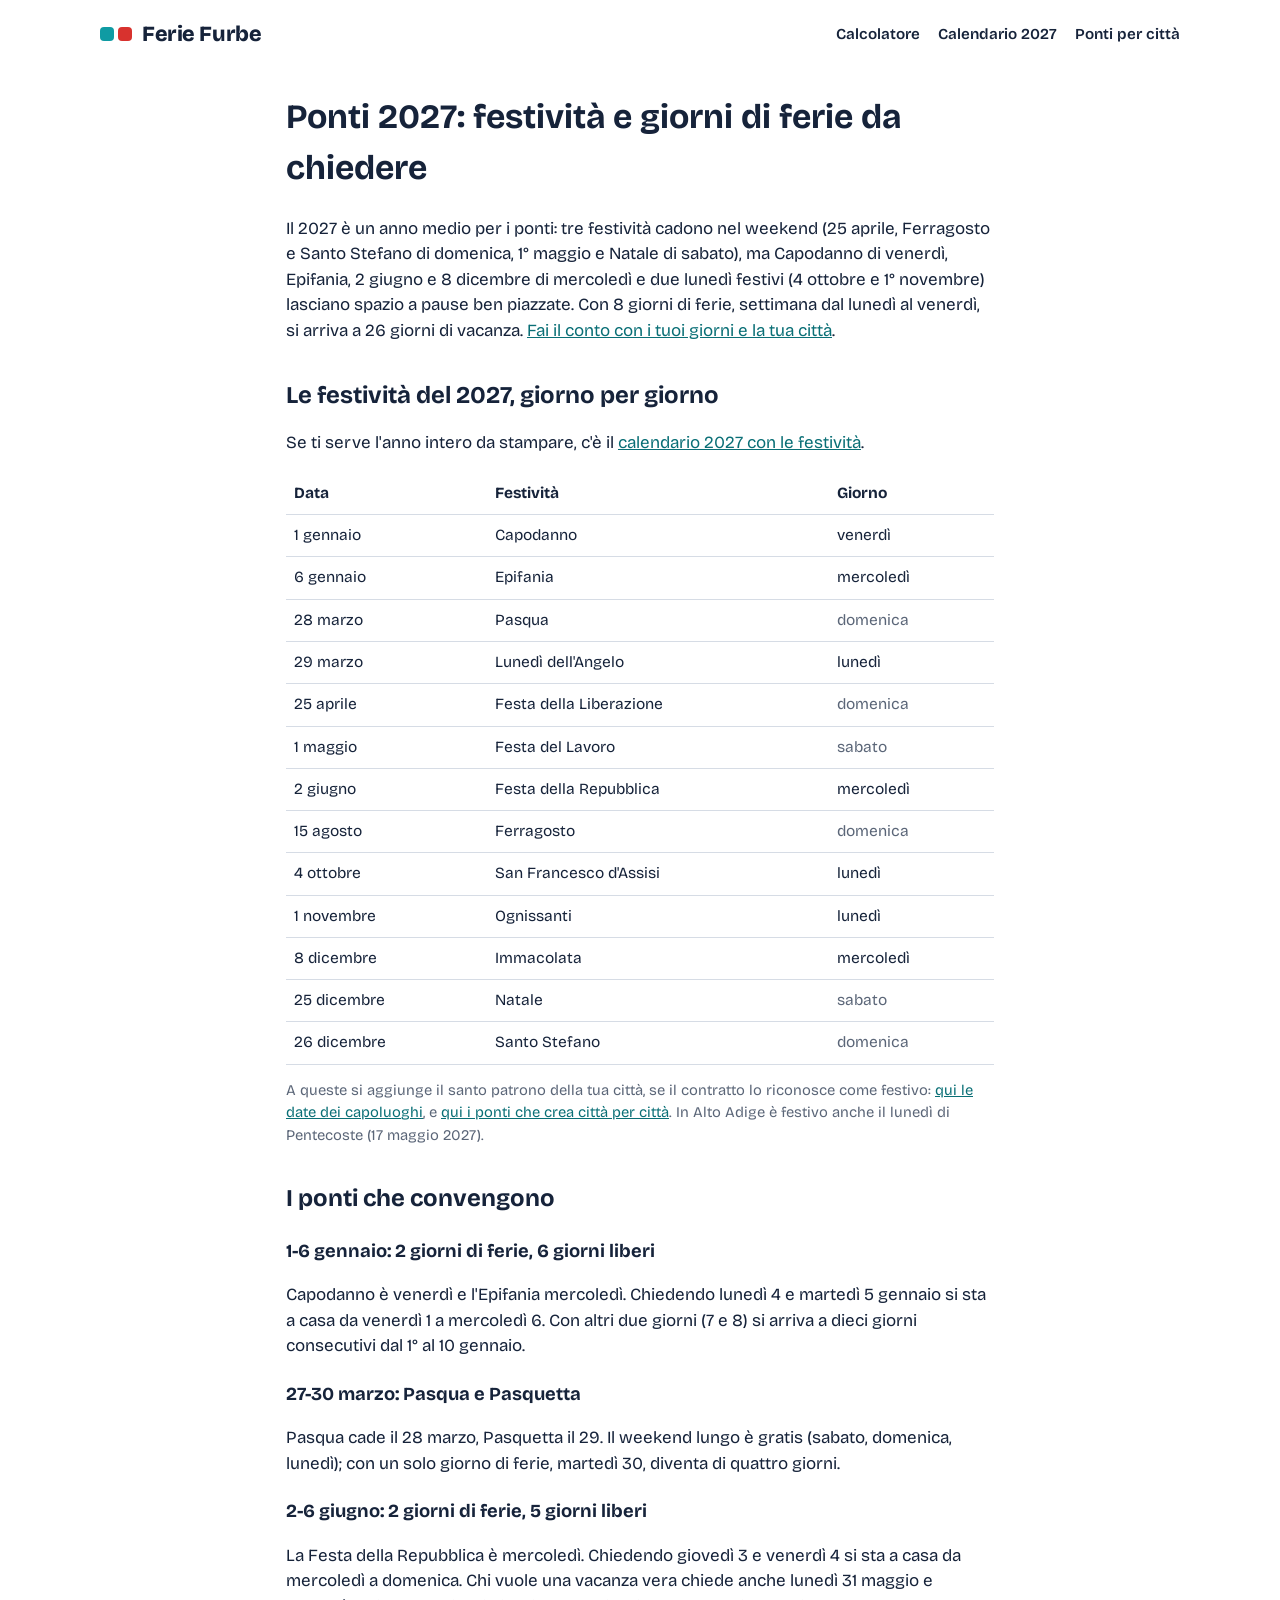
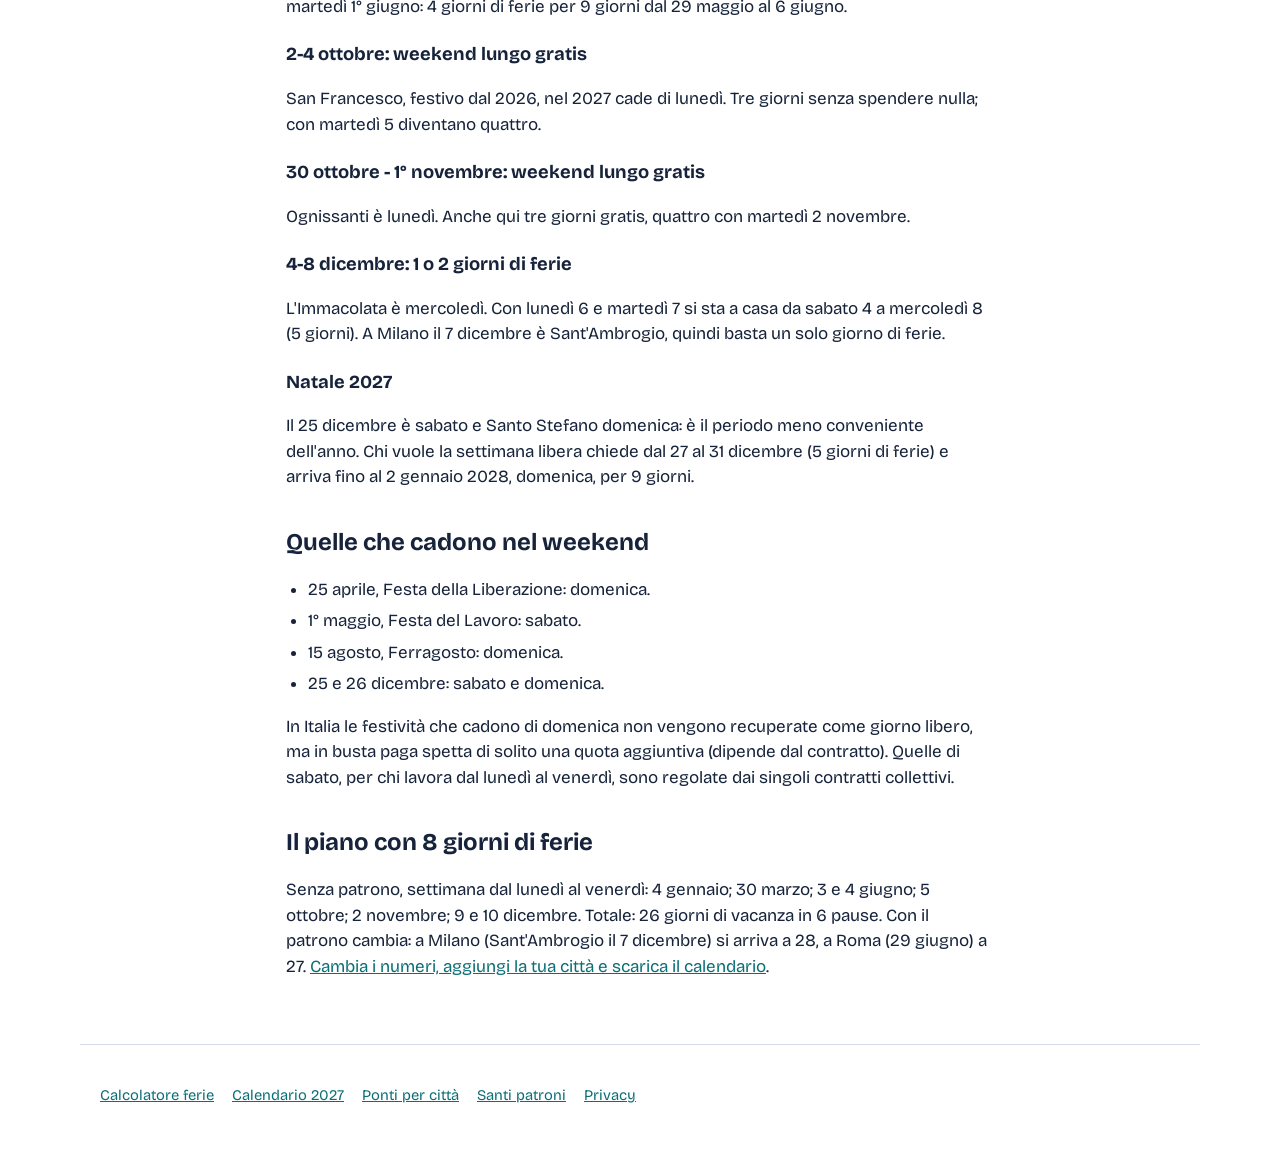
<file: ponti-2027/index.html>
<!doctype html>
<html lang="it">
<head>
<meta charset="utf-8">
<meta name="viewport" content="width=device-width, initial-scale=1">
<title>Ponti 2027: calendario festività e giorni di ferie da chiedere</title>
<meta name="description" content="Tutte le festività del 2027 con il giorno della settimana, i ponti convenienti e quanti giorni di ferie servono per ciascuno.">
<link rel="canonical" href="https://strumentigratisitalia.github.io/ferie-furbe/ponti-2027/">
<meta property="og:type" content="article">
<meta property="og:locale" content="it_IT">
<meta property="og:site_name" content="Ferie Furbe">
<meta property="og:title" content="Ponti 2027: le festività e i giorni di ferie da chiedere">
<meta property="og:description" content="Tutte le festività del 2027 con il giorno della settimana, i ponti convenienti e quanti giorni di ferie servono per ciascuno.">
<meta property="og:url" content="https://strumentigratisitalia.github.io/ferie-furbe/ponti-2027/">
<meta property="og:image" content="https://strumentigratisitalia.github.io/ferie-furbe/og.png">
<meta name="twitter:card" content="summary_large_image">
<link rel="icon" href="../favicon.svg" type="image/svg+xml">
<link rel="preconnect" href="https://fonts.googleapis.com">
<link rel="preconnect" href="https://fonts.gstatic.com" crossorigin>
<link href="https://fonts.googleapis.com/css2?family=Bricolage+Grotesque:opsz,wght@12..96,400..800&display=swap" rel="stylesheet">
<link rel="stylesheet" href="../style.css">
<script type="application/ld+json">
{"@context":"https://schema.org","@type":"Article","headline":"Ponti 2027: calendario festività e giorni di ferie da chiedere","inLanguage":"it","datePublished":"2026-10-28","dateModified":"2026-10-30","author":{"@type":"Organization","name":"Ferie Furbe"},"publisher":{"@type":"Organization","name":"Ferie Furbe"},"mainEntityOfPage":"https://strumentigratisitalia.github.io/ferie-furbe/ponti-2027/"}
</script>
<script data-goatcounter="https://strumentigratisitalia.goatcounter.com/count" async src="//gc.zgo.at/count.js"></script>
</head>
<body>
<header class="top">
  <a class="brand" href="../"><i aria-hidden="true"></i>Ferie Furbe</a>
  <nav aria-label="Pagine"><a href="../">Calcolatore</a><a href="../calendario-2027/">Calendario 2027</a><a href="../ponti-2027-citta/">Ponti per città</a></nav>
</header>
<main class="testo">
  <h1>Ponti 2027: festività e giorni di ferie da chiedere</h1>
  <p>Il 2027 è un anno medio per i ponti: tre festività cadono nel weekend (25 aprile, Ferragosto e Santo Stefano di domenica, 1° maggio e Natale di sabato), ma Capodanno di venerdì, Epifania, 2 giugno e 8 dicembre di mercoledì e due lunedì festivi (4 ottobre e 1° novembre) lasciano spazio a pause ben piazzate. Con 8 giorni di ferie, settimana dal lunedì al venerdì, si arriva a 26 giorni di vacanza. <a href="../">Fai il conto con i tuoi giorni e la tua città</a>.</p>

  <h2>Le festività del 2027, giorno per giorno</h2>
  <p>Se ti serve l'anno intero da stampare, c'è il <a href="../calendario-2027/">calendario 2027 con le festività</a>.</p>
  <div class="scorri"><table class="tab">
    <thead><tr><th>Data</th><th>Festività</th><th>Giorno</th></tr></thead>
    <tbody>
    <tr><td>1 gennaio</td><td>Capodanno</td><td class="">venerdì</td></tr>
    <tr><td>6 gennaio</td><td>Epifania</td><td class="">mercoledì</td></tr>
    <tr><td>28 marzo</td><td>Pasqua</td><td class="we">domenica</td></tr>
    <tr><td>29 marzo</td><td>Lunedì dell'Angelo</td><td class="">lunedì</td></tr>
    <tr><td>25 aprile</td><td>Festa della Liberazione</td><td class="we">domenica</td></tr>
    <tr><td>1 maggio</td><td>Festa del Lavoro</td><td class="we">sabato</td></tr>
    <tr><td>2 giugno</td><td>Festa della Repubblica</td><td class="">mercoledì</td></tr>
    <tr><td>15 agosto</td><td>Ferragosto</td><td class="we">domenica</td></tr>
    <tr><td>4 ottobre</td><td>San Francesco d'Assisi</td><td class="">lunedì</td></tr>
    <tr><td>1 novembre</td><td>Ognissanti</td><td class="">lunedì</td></tr>
    <tr><td>8 dicembre</td><td>Immacolata</td><td class="">mercoledì</td></tr>
    <tr><td>25 dicembre</td><td>Natale</td><td class="we">sabato</td></tr>
    <tr><td>26 dicembre</td><td>Santo Stefano</td><td class="we">domenica</td></tr>
    </tbody>
  </table></div>
  <p class="hint">A queste si aggiunge il santo patrono della tua città, se il contratto lo riconosce come festivo: <a href="../santo-patrono/">qui le date dei capoluoghi</a>, e <a href="../ponti-2027-citta/">qui i ponti che crea città per città</a>. In Alto Adige è festivo anche il lunedì di Pentecoste (17 maggio 2027).</p>

  <h2>I ponti che convengono</h2>
  <h3>1-6 gennaio: 2 giorni di ferie, 6 giorni liberi</h3>
  <p>Capodanno è venerdì e l'Epifania mercoledì. Chiedendo lunedì 4 e martedì 5 gennaio si sta a casa da venerdì 1 a mercoledì 6. Con altri due giorni (7 e 8) si arriva a dieci giorni consecutivi dal 1° al 10 gennaio.</p>
  <h3>27-30 marzo: Pasqua e Pasquetta</h3>
  <p>Pasqua cade il 28 marzo, Pasquetta il 29. Il weekend lungo è gratis (sabato, domenica, lunedì); con un solo giorno di ferie, martedì 30, diventa di quattro giorni.</p>
  <h3>2-6 giugno: 2 giorni di ferie, 5 giorni liberi</h3>
  <p>La Festa della Repubblica è mercoledì. Chiedendo giovedì 3 e venerdì 4 si sta a casa da mercoledì a domenica. Chi vuole una vacanza vera chiede anche lunedì 31 maggio e martedì 1° giugno: 4 giorni di ferie per 9 giorni dal 29 maggio al 6 giugno.</p>
  <h3>2-4 ottobre: weekend lungo gratis</h3>
  <p>San Francesco, festivo dal 2026, nel 2027 cade di lunedì. Tre giorni senza spendere nulla; con martedì 5 diventano quattro.</p>
  <h3>30 ottobre - 1° novembre: weekend lungo gratis</h3>
  <p>Ognissanti è lunedì. Anche qui tre giorni gratis, quattro con martedì 2 novembre.</p>
  <h3>4-8 dicembre: 1 o 2 giorni di ferie</h3>
  <p>L'Immacolata è mercoledì. Con lunedì 6 e martedì 7 si sta a casa da sabato 4 a mercoledì 8 (5 giorni). A Milano il 7 dicembre è Sant'Ambrogio, quindi basta un solo giorno di ferie.</p>
  <h3>Natale 2027</h3>
  <p>Il 25 dicembre è sabato e Santo Stefano domenica: è il periodo meno conveniente dell'anno. Chi vuole la settimana libera chiede dal 27 al 31 dicembre (5 giorni di ferie) e arriva fino al 2 gennaio 2028, domenica, per 9 giorni.</p>

  <h2>Quelle che cadono nel weekend</h2>
  <ul>
    <li>25 aprile, Festa della Liberazione: domenica.</li>
    <li>1° maggio, Festa del Lavoro: sabato.</li>
    <li>15 agosto, Ferragosto: domenica.</li>
    <li>25 e 26 dicembre: sabato e domenica.</li>
  </ul>
  <p>In Italia le festività che cadono di domenica non vengono recuperate come giorno libero, ma in busta paga spetta di solito una quota aggiuntiva (dipende dal contratto). Quelle di sabato, per chi lavora dal lunedì al venerdì, sono regolate dai singoli contratti collettivi.</p>

  <h2>Il piano con 8 giorni di ferie</h2>
  <p>Senza patrono, settimana dal lunedì al venerdì: 4 gennaio; 30 marzo; 3 e 4 giugno; 5 ottobre; 2 novembre; 9 e 10 dicembre. Totale: 26 giorni di vacanza in 6 pause. Con il patrono cambia: a Milano (Sant'Ambrogio il 7 dicembre) si arriva a 28, a Roma (29 giugno) a 27. <a href="../">Cambia i numeri, aggiungi la tua città e scarica il calendario</a>.</p>
</main>
<footer class="foot"><p><a href="../">Calcolatore ferie</a> <a href="../calendario-2027/">Calendario 2027</a> <a href="../ponti-2027-citta/">Ponti per città</a> <a href="../santo-patrono/">Santi patroni</a> <a href="../privacy/">Privacy</a></p></footer>
</body>
</html>
</file>
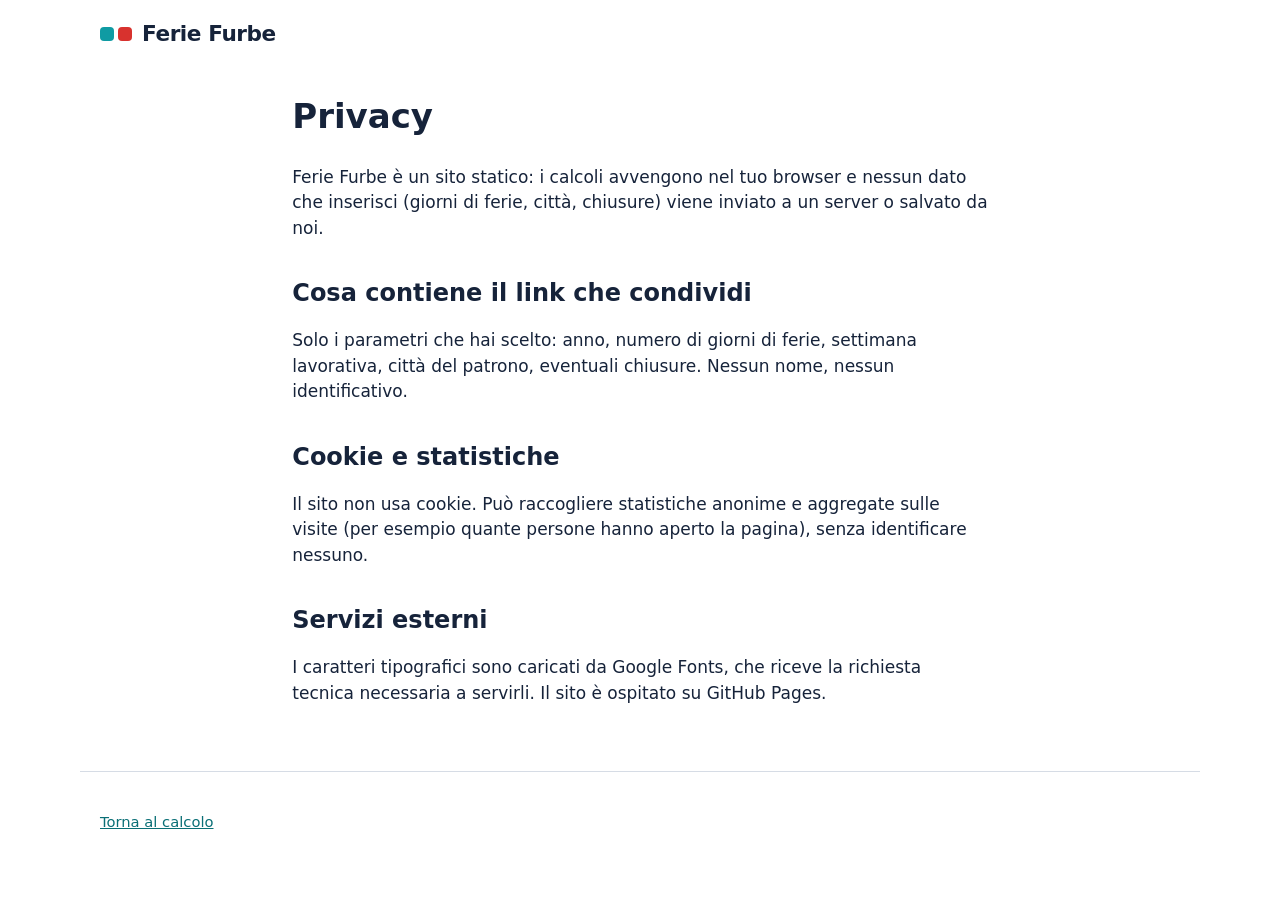
<file: privacy/index.html>
<!doctype html>
<html lang="it">
<head>
<meta charset="utf-8">
<meta name="viewport" content="width=device-width, initial-scale=1">
<title>Privacy: Ferie Furbe non raccoglie dati</title>
<meta name="description" content="Ferie Furbe calcola tutto nel browser: nessun dato personale viene inviato o salvato, nessun cookie.">
<link rel="canonical" href="https://strumentigratisitalia.github.io/ferie-furbe/privacy/">
<link rel="icon" href="../favicon.svg" type="image/svg+xml">
<link rel="stylesheet" href="../style.css">
<script data-goatcounter="https://strumentigratisitalia.goatcounter.com/count" async src="//gc.zgo.at/count.js"></script>
</head>
<body>
<header class="top"><a class="brand" href="../"><i aria-hidden="true"></i>Ferie Furbe</a></header>
<main class="testo">
  <h1>Privacy</h1>
  <p>Ferie Furbe è un sito statico: i calcoli avvengono nel tuo browser e nessun dato che inserisci (giorni di ferie, città, chiusure) viene inviato a un server o salvato da noi.</p>
  <h2>Cosa contiene il link che condividi</h2>
  <p>Solo i parametri che hai scelto: anno, numero di giorni di ferie, settimana lavorativa, città del patrono, eventuali chiusure. Nessun nome, nessun identificativo.</p>
  <h2>Cookie e statistiche</h2>
  <p>Il sito non usa cookie. Può raccogliere statistiche anonime e aggregate sulle visite (per esempio quante persone hanno aperto la pagina), senza identificare nessuno.</p>
  <h2>Servizi esterni</h2>
  <p>I caratteri tipografici sono caricati da Google Fonts, che riceve la richiesta tecnica necessaria a servirli. Il sito è ospitato su GitHub Pages.</p>
</main>
<footer class="foot"><p><a href="../">Torna al calcolo</a></p></footer>
</body>
</html>
</file>
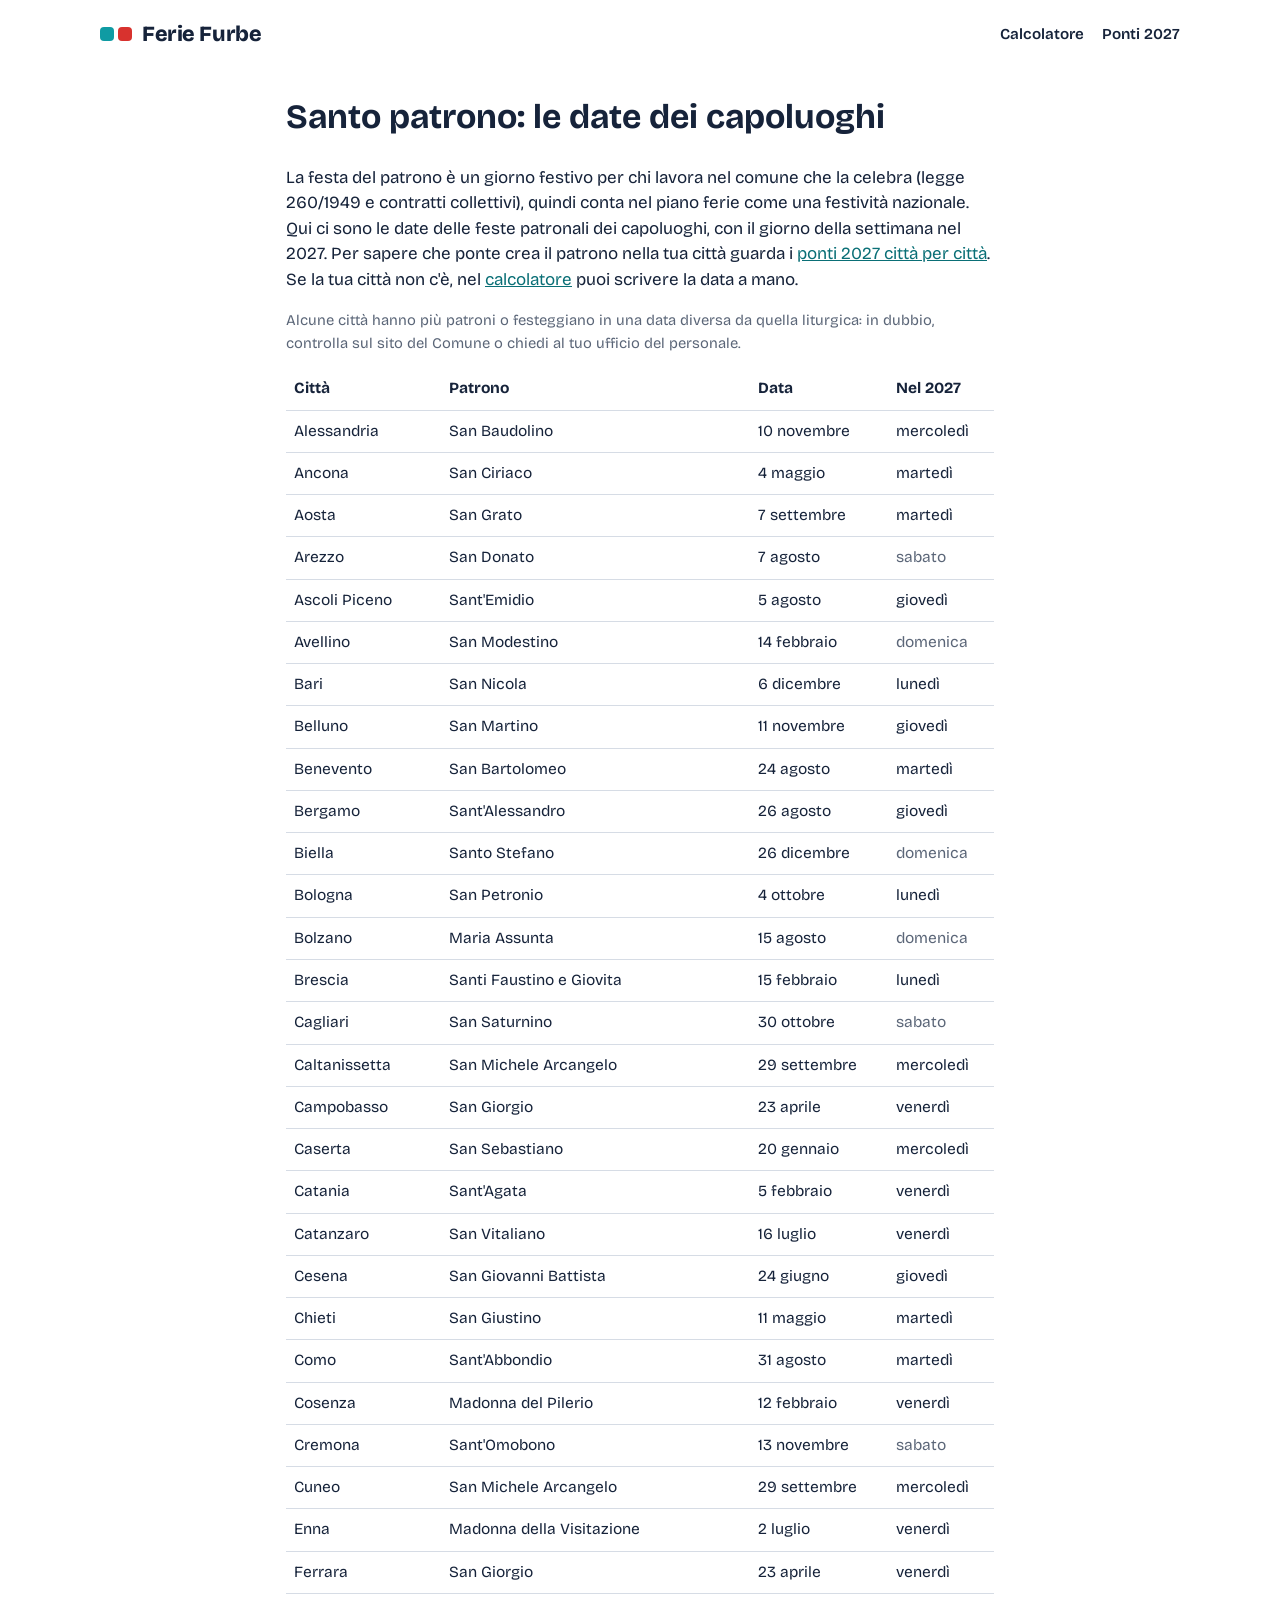
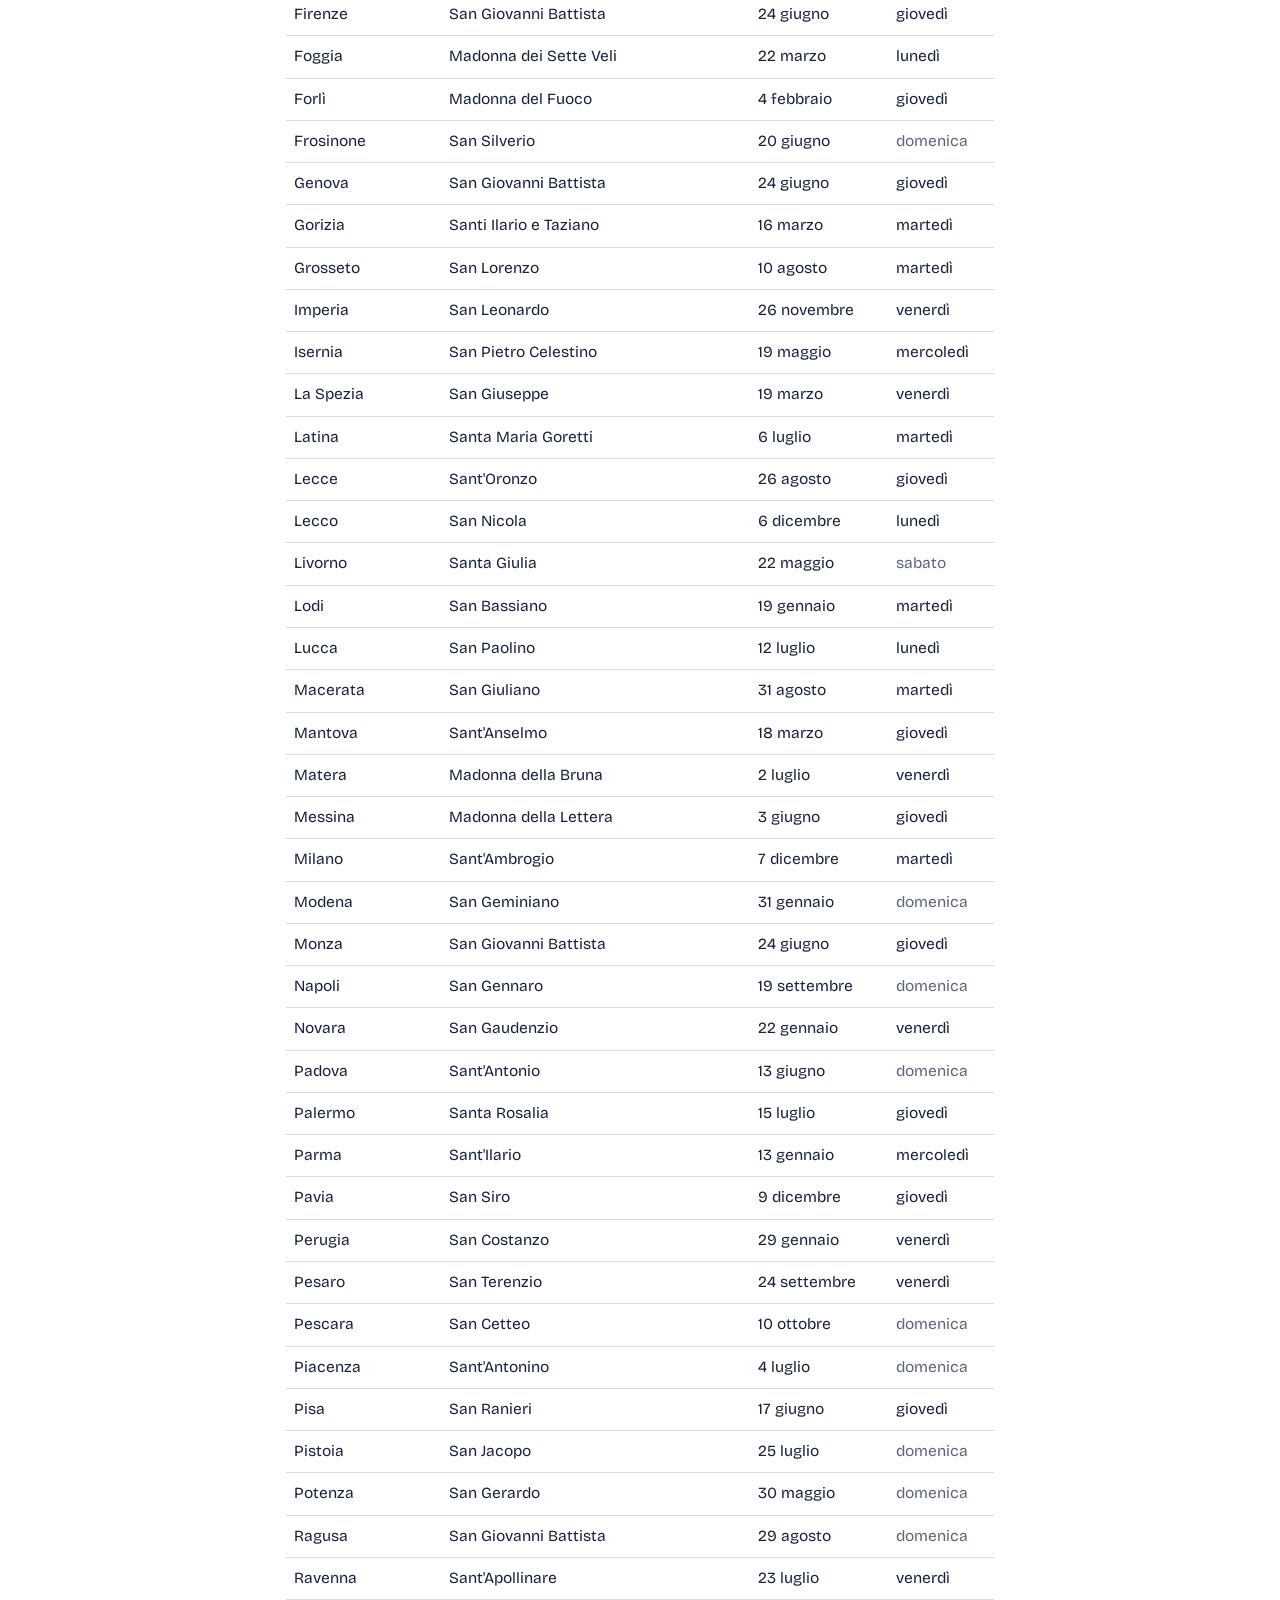
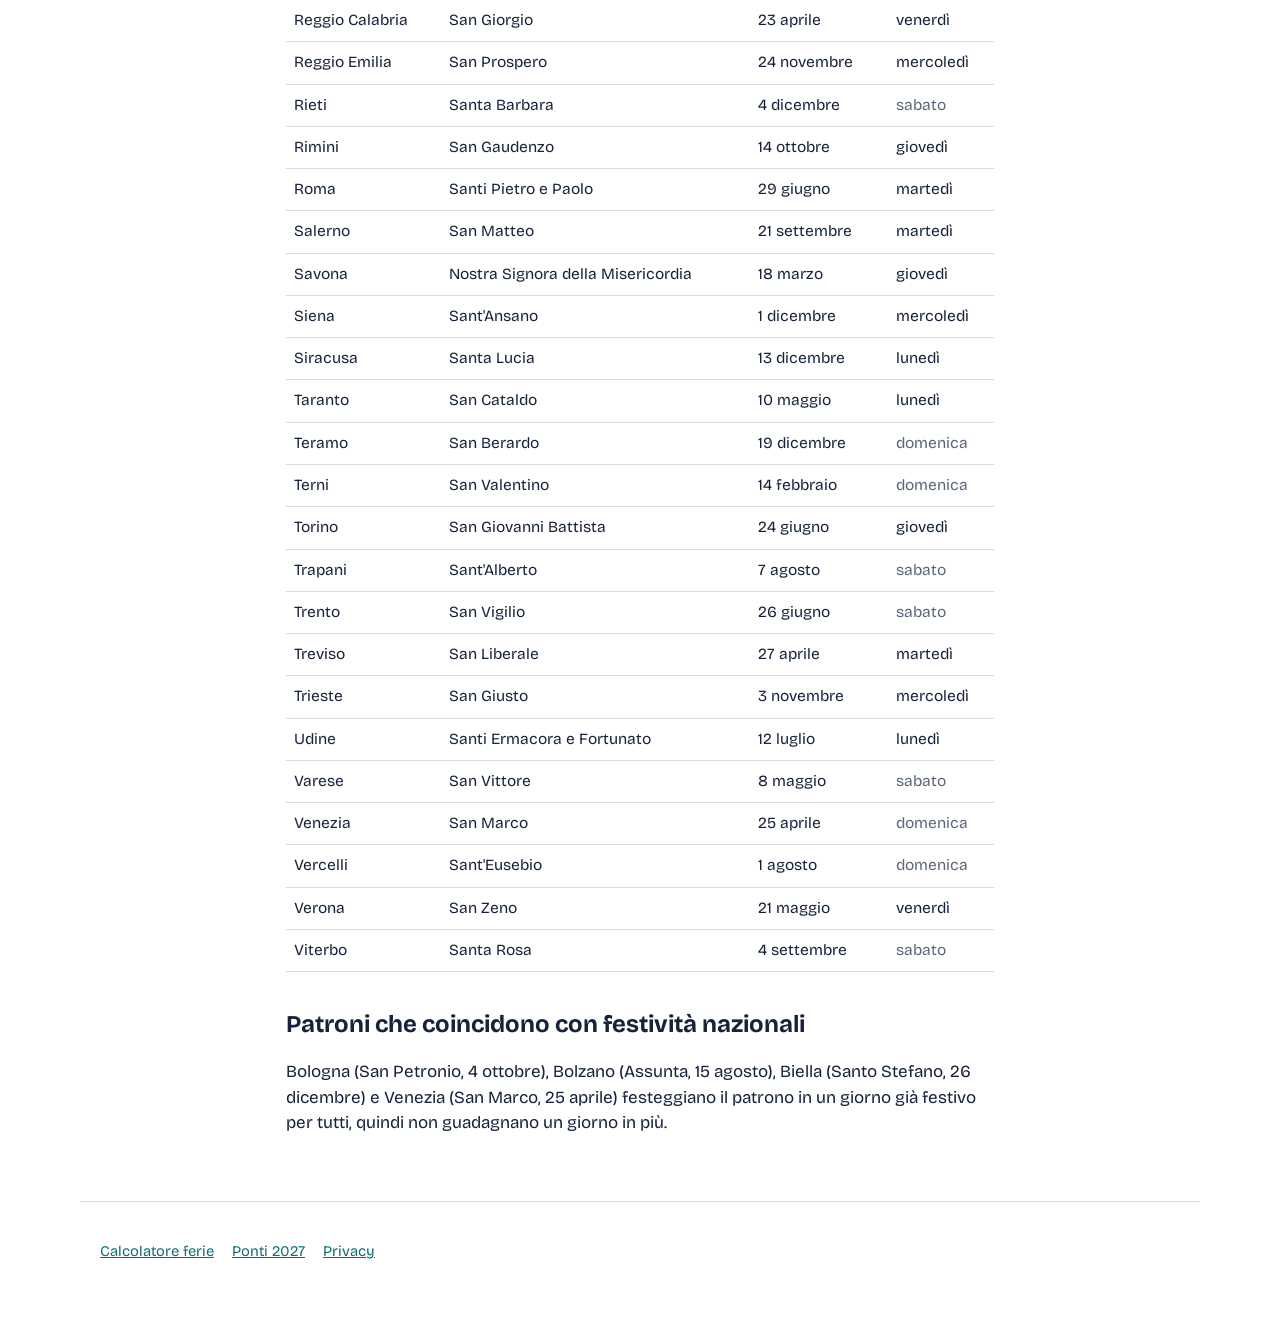
<file: santo-patrono/index.html>
<!doctype html>
<html lang="it">
<head>
<meta charset="utf-8">
<meta name="viewport" content="width=device-width, initial-scale=1">
<title>Santo patrono: le date festive dei capoluoghi italiani</title>
<meta name="description" content="Le feste patronali dei capoluoghi italiani con data e giorno della settimana nel 2027: Roma, Milano, Napoli, Torino e tutti gli altri.">
<link rel="canonical" href="https://strumentigratisitalia.github.io/ferie-furbe/santo-patrono/">
<meta property="og:type" content="article">
<meta property="og:locale" content="it_IT">
<meta property="og:site_name" content="Ferie Furbe">
<meta property="og:title" content="Santo patrono: le date dei capoluoghi italiani">
<meta property="og:description" content="Le feste patronali dei capoluoghi italiani con data e giorno della settimana nel 2027: Roma, Milano, Napoli, Torino e tutti gli altri.">
<meta property="og:url" content="https://strumentigratisitalia.github.io/ferie-furbe/santo-patrono/">
<meta property="og:image" content="https://strumentigratisitalia.github.io/ferie-furbe/og.png">
<link rel="icon" href="../favicon.svg" type="image/svg+xml">
<link rel="preconnect" href="https://fonts.googleapis.com">
<link rel="preconnect" href="https://fonts.gstatic.com" crossorigin>
<link href="https://fonts.googleapis.com/css2?family=Bricolage+Grotesque:opsz,wght@12..96,400..800&display=swap" rel="stylesheet">
<link rel="stylesheet" href="../style.css">
<script data-goatcounter="https://strumentigratisitalia.goatcounter.com/count" async src="//gc.zgo.at/count.js"></script>
</head>
<body>
<header class="top">
  <a class="brand" href="../"><i aria-hidden="true"></i>Ferie Furbe</a>
  <nav><a href="../">Calcolatore</a><a href="../ponti-2027/">Ponti 2027</a></nav>
</header>
<main class="testo">
  <h1>Santo patrono: le date dei capoluoghi</h1>
  <p>La festa del patrono è un giorno festivo per chi lavora nel comune che la celebra (legge 260/1949 e contratti collettivi), quindi conta nel piano ferie come una festività nazionale. Qui ci sono le date delle feste patronali dei capoluoghi, con il giorno della settimana nel 2027. Per sapere che ponte crea il patrono nella tua città guarda i <a href="../ponti-2027-citta/">ponti 2027 città per città</a>. Se la tua città non c'è, nel <a href="../">calcolatore</a> puoi scrivere la data a mano.</p>
  <p class="hint">Alcune città hanno più patroni o festeggiano in una data diversa da quella liturgica: in dubbio, controlla sul sito del Comune o chiedi al tuo ufficio del personale.</p>
  <div class="scorri"><table class="tab">
    <thead><tr><th>Città</th><th>Patrono</th><th>Data</th><th>Nel 2027</th></tr></thead>
    <tbody>
    <tr><td>Alessandria</td><td>San Baudolino</td><td>10 novembre</td><td class="">mercoledì</td></tr>
    <tr><td>Ancona</td><td>San Ciriaco</td><td>4 maggio</td><td class="">martedì</td></tr>
    <tr><td>Aosta</td><td>San Grato</td><td>7 settembre</td><td class="">martedì</td></tr>
    <tr><td>Arezzo</td><td>San Donato</td><td>7 agosto</td><td class="we">sabato</td></tr>
    <tr><td>Ascoli Piceno</td><td>Sant'Emidio</td><td>5 agosto</td><td class="">giovedì</td></tr>
    <tr><td>Avellino</td><td>San Modestino</td><td>14 febbraio</td><td class="we">domenica</td></tr>
    <tr><td>Bari</td><td>San Nicola</td><td>6 dicembre</td><td class="">lunedì</td></tr>
    <tr><td>Belluno</td><td>San Martino</td><td>11 novembre</td><td class="">giovedì</td></tr>
    <tr><td>Benevento</td><td>San Bartolomeo</td><td>24 agosto</td><td class="">martedì</td></tr>
    <tr><td>Bergamo</td><td>Sant'Alessandro</td><td>26 agosto</td><td class="">giovedì</td></tr>
    <tr><td>Biella</td><td>Santo Stefano</td><td>26 dicembre</td><td class="we">domenica</td></tr>
    <tr><td>Bologna</td><td>San Petronio</td><td>4 ottobre</td><td class="">lunedì</td></tr>
    <tr><td>Bolzano</td><td>Maria Assunta</td><td>15 agosto</td><td class="we">domenica</td></tr>
    <tr><td>Brescia</td><td>Santi Faustino e Giovita</td><td>15 febbraio</td><td class="">lunedì</td></tr>
    <tr><td>Cagliari</td><td>San Saturnino</td><td>30 ottobre</td><td class="we">sabato</td></tr>
    <tr><td>Caltanissetta</td><td>San Michele Arcangelo</td><td>29 settembre</td><td class="">mercoledì</td></tr>
    <tr><td>Campobasso</td><td>San Giorgio</td><td>23 aprile</td><td class="">venerdì</td></tr>
    <tr><td>Caserta</td><td>San Sebastiano</td><td>20 gennaio</td><td class="">mercoledì</td></tr>
    <tr><td>Catania</td><td>Sant'Agata</td><td>5 febbraio</td><td class="">venerdì</td></tr>
    <tr><td>Catanzaro</td><td>San Vitaliano</td><td>16 luglio</td><td class="">venerdì</td></tr>
    <tr><td>Cesena</td><td>San Giovanni Battista</td><td>24 giugno</td><td class="">giovedì</td></tr>
    <tr><td>Chieti</td><td>San Giustino</td><td>11 maggio</td><td class="">martedì</td></tr>
    <tr><td>Como</td><td>Sant'Abbondio</td><td>31 agosto</td><td class="">martedì</td></tr>
    <tr><td>Cosenza</td><td>Madonna del Pilerio</td><td>12 febbraio</td><td class="">venerdì</td></tr>
    <tr><td>Cremona</td><td>Sant'Omobono</td><td>13 novembre</td><td class="we">sabato</td></tr>
    <tr><td>Cuneo</td><td>San Michele Arcangelo</td><td>29 settembre</td><td class="">mercoledì</td></tr>
    <tr><td>Enna</td><td>Madonna della Visitazione</td><td>2 luglio</td><td class="">venerdì</td></tr>
    <tr><td>Ferrara</td><td>San Giorgio</td><td>23 aprile</td><td class="">venerdì</td></tr>
    <tr><td>Firenze</td><td>San Giovanni Battista</td><td>24 giugno</td><td class="">giovedì</td></tr>
    <tr><td>Foggia</td><td>Madonna dei Sette Veli</td><td>22 marzo</td><td class="">lunedì</td></tr>
    <tr><td>Forlì</td><td>Madonna del Fuoco</td><td>4 febbraio</td><td class="">giovedì</td></tr>
    <tr><td>Frosinone</td><td>San Silverio</td><td>20 giugno</td><td class="we">domenica</td></tr>
    <tr><td>Genova</td><td>San Giovanni Battista</td><td>24 giugno</td><td class="">giovedì</td></tr>
    <tr><td>Gorizia</td><td>Santi Ilario e Taziano</td><td>16 marzo</td><td class="">martedì</td></tr>
    <tr><td>Grosseto</td><td>San Lorenzo</td><td>10 agosto</td><td class="">martedì</td></tr>
    <tr><td>Imperia</td><td>San Leonardo</td><td>26 novembre</td><td class="">venerdì</td></tr>
    <tr><td>Isernia</td><td>San Pietro Celestino</td><td>19 maggio</td><td class="">mercoledì</td></tr>
    <tr><td>La Spezia</td><td>San Giuseppe</td><td>19 marzo</td><td class="">venerdì</td></tr>
    <tr><td>Latina</td><td>Santa Maria Goretti</td><td>6 luglio</td><td class="">martedì</td></tr>
    <tr><td>Lecce</td><td>Sant'Oronzo</td><td>26 agosto</td><td class="">giovedì</td></tr>
    <tr><td>Lecco</td><td>San Nicola</td><td>6 dicembre</td><td class="">lunedì</td></tr>
    <tr><td>Livorno</td><td>Santa Giulia</td><td>22 maggio</td><td class="we">sabato</td></tr>
    <tr><td>Lodi</td><td>San Bassiano</td><td>19 gennaio</td><td class="">martedì</td></tr>
    <tr><td>Lucca</td><td>San Paolino</td><td>12 luglio</td><td class="">lunedì</td></tr>
    <tr><td>Macerata</td><td>San Giuliano</td><td>31 agosto</td><td class="">martedì</td></tr>
    <tr><td>Mantova</td><td>Sant'Anselmo</td><td>18 marzo</td><td class="">giovedì</td></tr>
    <tr><td>Matera</td><td>Madonna della Bruna</td><td>2 luglio</td><td class="">venerdì</td></tr>
    <tr><td>Messina</td><td>Madonna della Lettera</td><td>3 giugno</td><td class="">giovedì</td></tr>
    <tr><td>Milano</td><td>Sant'Ambrogio</td><td>7 dicembre</td><td class="">martedì</td></tr>
    <tr><td>Modena</td><td>San Geminiano</td><td>31 gennaio</td><td class="we">domenica</td></tr>
    <tr><td>Monza</td><td>San Giovanni Battista</td><td>24 giugno</td><td class="">giovedì</td></tr>
    <tr><td>Napoli</td><td>San Gennaro</td><td>19 settembre</td><td class="we">domenica</td></tr>
    <tr><td>Novara</td><td>San Gaudenzio</td><td>22 gennaio</td><td class="">venerdì</td></tr>
    <tr><td>Padova</td><td>Sant'Antonio</td><td>13 giugno</td><td class="we">domenica</td></tr>
    <tr><td>Palermo</td><td>Santa Rosalia</td><td>15 luglio</td><td class="">giovedì</td></tr>
    <tr><td>Parma</td><td>Sant'Ilario</td><td>13 gennaio</td><td class="">mercoledì</td></tr>
    <tr><td>Pavia</td><td>San Siro</td><td>9 dicembre</td><td class="">giovedì</td></tr>
    <tr><td>Perugia</td><td>San Costanzo</td><td>29 gennaio</td><td class="">venerdì</td></tr>
    <tr><td>Pesaro</td><td>San Terenzio</td><td>24 settembre</td><td class="">venerdì</td></tr>
    <tr><td>Pescara</td><td>San Cetteo</td><td>10 ottobre</td><td class="we">domenica</td></tr>
    <tr><td>Piacenza</td><td>Sant'Antonino</td><td>4 luglio</td><td class="we">domenica</td></tr>
    <tr><td>Pisa</td><td>San Ranieri</td><td>17 giugno</td><td class="">giovedì</td></tr>
    <tr><td>Pistoia</td><td>San Jacopo</td><td>25 luglio</td><td class="we">domenica</td></tr>
    <tr><td>Potenza</td><td>San Gerardo</td><td>30 maggio</td><td class="we">domenica</td></tr>
    <tr><td>Ragusa</td><td>San Giovanni Battista</td><td>29 agosto</td><td class="we">domenica</td></tr>
    <tr><td>Ravenna</td><td>Sant'Apollinare</td><td>23 luglio</td><td class="">venerdì</td></tr>
    <tr><td>Reggio Calabria</td><td>San Giorgio</td><td>23 aprile</td><td class="">venerdì</td></tr>
    <tr><td>Reggio Emilia</td><td>San Prospero</td><td>24 novembre</td><td class="">mercoledì</td></tr>
    <tr><td>Rieti</td><td>Santa Barbara</td><td>4 dicembre</td><td class="we">sabato</td></tr>
    <tr><td>Rimini</td><td>San Gaudenzo</td><td>14 ottobre</td><td class="">giovedì</td></tr>
    <tr><td>Roma</td><td>Santi Pietro e Paolo</td><td>29 giugno</td><td class="">martedì</td></tr>
    <tr><td>Salerno</td><td>San Matteo</td><td>21 settembre</td><td class="">martedì</td></tr>
    <tr><td>Savona</td><td>Nostra Signora della Misericordia</td><td>18 marzo</td><td class="">giovedì</td></tr>
    <tr><td>Siena</td><td>Sant'Ansano</td><td>1 dicembre</td><td class="">mercoledì</td></tr>
    <tr><td>Siracusa</td><td>Santa Lucia</td><td>13 dicembre</td><td class="">lunedì</td></tr>
    <tr><td>Taranto</td><td>San Cataldo</td><td>10 maggio</td><td class="">lunedì</td></tr>
    <tr><td>Teramo</td><td>San Berardo</td><td>19 dicembre</td><td class="we">domenica</td></tr>
    <tr><td>Terni</td><td>San Valentino</td><td>14 febbraio</td><td class="we">domenica</td></tr>
    <tr><td>Torino</td><td>San Giovanni Battista</td><td>24 giugno</td><td class="">giovedì</td></tr>
    <tr><td>Trapani</td><td>Sant'Alberto</td><td>7 agosto</td><td class="we">sabato</td></tr>
    <tr><td>Trento</td><td>San Vigilio</td><td>26 giugno</td><td class="we">sabato</td></tr>
    <tr><td>Treviso</td><td>San Liberale</td><td>27 aprile</td><td class="">martedì</td></tr>
    <tr><td>Trieste</td><td>San Giusto</td><td>3 novembre</td><td class="">mercoledì</td></tr>
    <tr><td>Udine</td><td>Santi Ermacora e Fortunato</td><td>12 luglio</td><td class="">lunedì</td></tr>
    <tr><td>Varese</td><td>San Vittore</td><td>8 maggio</td><td class="we">sabato</td></tr>
    <tr><td>Venezia</td><td>San Marco</td><td>25 aprile</td><td class="we">domenica</td></tr>
    <tr><td>Vercelli</td><td>Sant'Eusebio</td><td>1 agosto</td><td class="we">domenica</td></tr>
    <tr><td>Verona</td><td>San Zeno</td><td>21 maggio</td><td class="">venerdì</td></tr>
    <tr><td>Viterbo</td><td>Santa Rosa</td><td>4 settembre</td><td class="we">sabato</td></tr>
    </tbody>
  </table></div>
  <h2>Patroni che coincidono con festività nazionali</h2>
  <p>Bologna (San Petronio, 4 ottobre), Bolzano (Assunta, 15 agosto), Biella (Santo Stefano, 26 dicembre) e Venezia (San Marco, 25 aprile) festeggiano il patrono in un giorno già festivo per tutti, quindi non guadagnano un giorno in più.</p>
</main>
<footer class="foot"><p><a href="../">Calcolatore ferie</a> <a href="../ponti-2027/">Ponti 2027</a> <a href="../privacy/">Privacy</a></p></footer>
</body>
</html>
</file>
<file: style.css>
:root {
  --ink: #16233a;
  --ink-2: #5b6678;
  --bg: #ffffff;
  --bg-2: #f3f5f8;
  --line: #d6dce5;
  --rosso: #d8322e;
  --rosso-chiaro: #fde5e4;
  --mare: #0f9ba3;
  --mare-scuro: #0a6f76;
  --mare-chiaro: #d6f1f2;
  --libero: #e9edf2;
  --font: "Bricolage Grotesque", system-ui, -apple-system, "Segoe UI", sans-serif;
}

* { box-sizing: border-box; }
html { scroll-behavior: smooth; }
@media (prefers-reduced-motion: reduce) { html { scroll-behavior: auto; } *, *::before, *::after { animation: none !important; transition: none !important; } }

body { margin: 0; font: 400 1.0625rem/1.5 var(--font); color: var(--ink); background: var(--bg); -webkit-font-smoothing: antialiased; }
a { color: var(--mare-scuro); }
:focus-visible { outline: 3px solid var(--mare); outline-offset: 2px; border-radius: 4px; }
.skip { position: absolute; left: -999px; }
.skip:focus { left: 16px; top: 16px; background: var(--ink); color: #fff; padding: 8px 12px; z-index: 9; }

.top { display: flex; justify-content: space-between; align-items: center; gap: 16px; max-width: 1120px; margin: 0 auto; padding: 18px 20px; }
.brand { white-space: nowrap; font-weight: 800; font-size: 1.35rem; text-decoration: none; color: var(--ink); letter-spacing: -.02em; display: inline-flex; align-items: center; gap: 10px; }
.brand i { width: 14px; height: 14px; border-radius: 4px; background: var(--mare); display: inline-block; box-shadow: 18px 0 0 var(--rosso); margin-right: 18px; }
.top nav { display: flex; gap: 18px; font-weight: 600; font-size: .95rem; }
.top nav a { text-decoration: none; color: var(--ink); }
.top nav a:hover { text-decoration: underline; }

main { max-width: 1120px; margin: 0 auto; padding: 0 20px 48px; }

/* Frase-modulo */
.hero { padding: 20px 0 8px; }
.hero h1 { font-size: clamp(1.1rem, 2.2vw, 1.35rem); font-weight: 600; color: var(--ink-2); margin: 0 0 14px; }
.frase-form { font-size: clamp(1.6rem, 4.6vw, 3rem); font-weight: 700; line-height: 1.45; letter-spacing: -.02em; max-width: 24ch; margin: 0; text-wrap: pretty; }
.frase-form .campo {
  display: inline-block; vertical-align: baseline; font: inherit; color: var(--mare-scuro); background: var(--mare-chiaro);
  border: 0; border-bottom: 3px solid var(--mare); border-radius: 8px 8px 0 0; padding: 0 .3em; margin: 0 .05em; min-height: 0; line-height: 1.25;
  width: auto; max-width: 100%; cursor: pointer;
}
.frase-form select.campo { appearance: none; -webkit-appearance: none; padding-right: .9em; background-image: linear-gradient(45deg, transparent 50%, var(--mare-scuro) 50%), linear-gradient(135deg, var(--mare-scuro) 50%, transparent 50%); background-position: calc(100% - .55em) 55%, calc(100% - .3em) 55%; background-size: .25em .25em; background-repeat: no-repeat; }
.frase-form input.campo { width: 3ch; text-align: center; }
.frase-form .campo:focus { outline: 3px solid var(--mare); outline-offset: 2px; }
#citta.campo { max-width: 12ch; text-overflow: ellipsis; }

.risultato { margin: 22px 0 8px; font-size: clamp(1.2rem, 2.6vw, 1.6rem); line-height: 1.4; max-width: 44ch; }
.risultato b { color: var(--mare-scuro); }
.err { color: var(--rosso); font-weight: 600; }

details.opzioni { margin: 14px 0 26px; }
details.opzioni summary { cursor: pointer; font-weight: 600; color: var(--ink-2); }
.opz-grid { display: grid; grid-template-columns: repeat(auto-fit, minmax(240px, 1fr)); gap: 16px; margin-top: 14px; }
label { display: block; font-weight: 600; font-size: .95rem; }
label small { font-weight: 400; color: var(--ink-2); }
.opz-grid input, .opz-grid select, .opz-grid textarea { display: block; width: 100%; margin-top: 6px; font: inherit; font-size: 1rem; padding: 10px 12px; border: 2px solid var(--line); border-radius: 10px; background: #fff; min-height: 46px; color: var(--ink); }
.opz-grid textarea { min-height: 70px; resize: vertical; }
.check { display: flex; gap: 10px; align-items: center; font-weight: 600; }
.check input { width: 22px; height: 22px; margin: 0; }

/* Calendario annuale */
.anno-cal { display: grid; grid-template-columns: repeat(4, 1fr); gap: 18px 22px; padding: 22px 0 10px; }
.mese h3 { margin: 0 0 6px; font-size: 1rem; font-weight: 700; text-transform: capitalize; }
.griglia { display: grid; grid-template-columns: repeat(7, 1fr); gap: 3px; }
.griglia span { aspect-ratio: 1; display: grid; place-items: center; font-size: .78rem; border-radius: 6px; background: #fff; color: var(--ink); border: 1px solid transparent; }
.griglia .libero { background: var(--libero); color: var(--ink-2); }
.griglia .festivo { background: var(--rosso-chiaro); color: #a8201c; font-weight: 700; }
.griglia .pausa { border-color: var(--mare); }
.griglia .festivo.pausa { background: var(--rosso); color: #fff; }
.griglia .libero.pausa { background: var(--mare-chiaro); color: var(--mare-scuro); }
.griglia .ferie { background: var(--mare-scuro); color: #fff; font-weight: 800; }
.legenda { display: flex; flex-wrap: wrap; gap: 14px 22px; font-size: .9rem; color: var(--ink-2); margin: 6px 0 20px; }
.legenda i { display: inline-block; width: 14px; height: 14px; border-radius: 4px; vertical-align: -2px; margin-right: 6px; }

/* Pause */
.sezione { padding: 30px 0 0; }
.sezione h2 { font-size: 1.5rem; font-weight: 800; letter-spacing: -.02em; margin: 0 0 14px; }
.pause { list-style: none; padding: 0; margin: 0; display: grid; gap: 10px; }
.pause li { display: grid; grid-template-columns: 1.3fr .6fr 2fr; gap: 10px 18px; align-items: baseline; padding: 14px 16px; border: 1px solid var(--line); border-left: 6px solid var(--mare); border-radius: 10px; background: var(--bg-2); }
.p-date { font-weight: 700; }
.freccia { color: var(--ink-2); font-weight: 400; }
.p-tot b { font-size: 1.5rem; color: var(--mare-scuro); }
.p-ferie { color: var(--ink-2); font-size: .95rem; }
.gratis { padding-left: 1.2em; color: var(--ink-2); }
.azioni { display: flex; flex-wrap: wrap; gap: 10px; margin-top: 18px; }
.btn { display: inline-flex; align-items: center; justify-content: center; gap: 8px; font: 700 1rem/1 var(--font); padding: 13px 18px; border-radius: 10px; border: 2px solid var(--ink); background: #fff; color: var(--ink); cursor: pointer; min-height: 46px; text-decoration: none; }
.btn:hover { background: var(--bg-2); }
.btn-primario { background: var(--ink); color: #fff; }
.btn-primario:hover { background: #22324f; }
.hint { color: var(--ink-2); font-size: .92rem; }

.festivi { list-style: none; padding: 0; margin: 0; columns: 2; column-gap: 32px; }
.festivi li { display: flex; justify-content: space-between; gap: 12px; padding: 7px 0; border-bottom: 1px solid var(--line); break-inside: avoid; font-size: .97rem; }
.festivi small { color: var(--ink-2); }

.testo { max-width: 68ch; }
.testo h2 { font-size: 1.5rem; margin: 34px 0 10px; }
.testo h3 { font-size: 1.15rem; margin: 22px 0 6px; }
.testo ol, .testo ul { padding-left: 1.3em; }
.testo li { margin-bottom: 6px; }
.faq details { border-top: 1px solid var(--line); padding: 12px 0; }
.faq summary { font-weight: 700; cursor: pointer; }
.faq p { margin: 8px 0 0; color: #2d3748; }

.scorri { overflow-x: auto; -webkit-overflow-scrolling: touch; }
table.tab { border-collapse: collapse; width: 100%; font-size: .97rem; }
table.tab th, table.tab td { text-align: left; padding: 9px 8px; border-bottom: 1px solid var(--line); vertical-align: top; }
table.tab th { font-weight: 700; }
.tab .we { color: var(--ink-2); }

.toast { position: fixed; left: 50%; bottom: 20px; transform: translateX(-50%); background: var(--ink); color: #fff; padding: 12px 18px; border-radius: 10px; font-weight: 600; z-index: 5; max-width: calc(100% - 32px); text-align: center; }

.foot { max-width: 1120px; margin: 0 auto; padding: 24px 20px 44px; font-size: .92rem; color: var(--ink-2); border-top: 1px solid var(--line); }
.foot a { margin-right: 14px; }

@media (max-width: 900px) { .anno-cal { grid-template-columns: repeat(3, 1fr); } }
@media (max-width: 640px) {
  .top { flex-wrap: wrap; row-gap: 10px; }
  .top nav { gap: 6px 16px; flex-wrap: wrap; font-size: .92rem; }
  .anno-cal { grid-template-columns: repeat(2, 1fr); gap: 14px; }
  .griglia span { font-size: .72rem; border-radius: 4px; }
  .pause li { grid-template-columns: 1fr; gap: 4px; }
  .festivi { columns: 1; }
  .frase-form { max-width: none; }
  .btn { width: 100%; }
}
</file>
